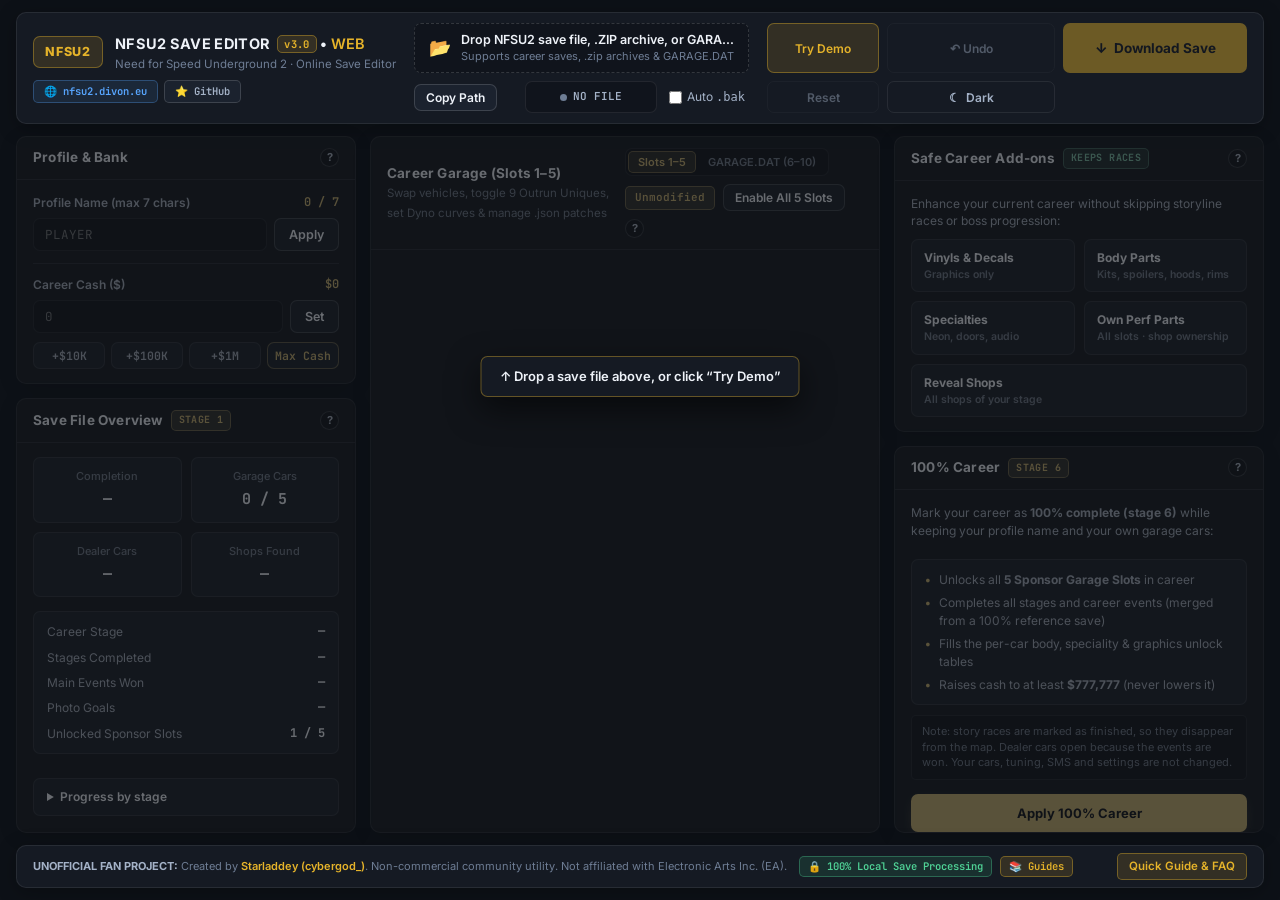
<file: index.html>
<!DOCTYPE html>
<html lang="en" data-theme="dark">
<head>
  <meta charset="UTF-8" />
  <meta name="viewport" content="width=device-width, initial-scale=1.0" />
  <title>NFSU2 Save Editor (Web) — Money, Cars &amp; 100% Unlock</title>
  <meta name="description" content="Free online NFSU2 save editor: set career money, unlock all garage slots, get unique cars, add Outrun Unique parts. Runs in your browser - no download." />
  <meta name="keywords" content="nfs underground 2 save editor, nfsu2 save editor online, nfsu2 money trainer online, how to get rachel 350z in career mode, nfsu2 100% save game all cars unlocked, nfsu2save file location windows 10 11, nfsu2 unlock all parts widebody kits, nfsu2 outrun unique parts, nfsu2 garage.dat editor" />
  <link rel="icon" type="image/svg+xml" sizes="any" href="assets/favicon.svg" />
  <link rel="icon" type="image/png" sizes="48x48" href="assets/favicon-48.png" />
  <link rel="apple-touch-icon" sizes="180x180" href="assets/apple-touch-icon.png" />
  <meta name="robots" content="index, follow, max-image-preview:large, max-snippet:-1, max-video-preview:-1" />
  <meta name="application-name" content="NFSU2 Save Editor" />
  <link rel="canonical" href="https://nfsu2.divon.eu/" />
  <meta property="og:url" content="https://nfsu2.divon.eu/" />
  <link rel="manifest" href="manifest.webmanifest" />
  <meta name="theme-color" content="#151a23" />

  <!-- OpenGraph / Social Preview -->
  <meta property="og:type" content="website" />
  <meta property="og:title" content="NFSU2 Save Editor (Web) — Money, Cars, Outrun Uniques &amp; 100% Unlock" />
  <meta property="og:description" content="Free online NFSU2 save editor: set career money, unlock all garage slots, get unique cars, add Outrun Unique parts. Runs in your browser - no download." />
  <meta property="og:site_name" content="NFSU2 Save Editor" />
  <meta property="og:locale" content="en_US" />
  <meta property="og:image" content="https://nfsu2.divon.eu/assets/og-image.png" />
  <meta property="og:image:type" content="image/png" />
  <meta property="og:image:width" content="1200" />
  <meta property="og:image:height" content="630" />
  <meta property="og:image:alt" content="NFSU2 Online Save Editor: tuned car with career cash, garage slots and Outrun Uniques panel" />

  <!-- Twitter / X Card -->
  <meta name="twitter:card" content="summary_large_image" />
  <meta name="twitter:title" content="NFSU2 Save Editor (Web) — Money, Cars, Outrun Uniques &amp; 100% Unlock" />
  <meta name="twitter:description" content="Free online NFSU2 save editor: set career money, unlock all garage slots, get unique cars, add Outrun Unique parts. Runs in your browser - no download." />
  <meta name="twitter:image" content="https://nfsu2.divon.eu/assets/og-image.png" />
  <meta name="twitter:image:alt" content="NFSU2 Online Save Editor: tuned car with career cash, garage slots and Outrun Uniques panel" />

  <!-- Google Fonts -->
  <link rel="preconnect" href="https://fonts.googleapis.com" />
  <link rel="preconnect" href="https://fonts.gstatic.com" crossorigin />
  <link href="https://fonts.googleapis.com/css2?family=Inter:wght@400;500;600;700&family=JetBrains+Mono:wght@400;500;600;700&display=swap" rel="stylesheet" />

  <!-- Schema.org WebApplication JSON-LD -->
  <script type="application/ld+json">
  {
    "@context": "https://schema.org",
    "@type": "WebApplication",
    "@id": "https://nfsu2.divon.eu/#app",
    "name": "NFSU2 Save Editor",
    "alternateName": [
      "NFS Underground 2 Save Editor",
      "NFSU2 Save Editor Online",
      "NFSU2 Money Trainer Online"
    ],
    "url": "https://nfsu2.divon.eu/",
    "image": "https://nfsu2.divon.eu/assets/og-image.png",
    "inLanguage": "en",
    "softwareVersion": "3.0",
    "operatingSystem": "Windows 10, Windows 11, Linux, macOS, Web Browser",
    "browserRequirements": "Requires JavaScript and a modern web browser (Chrome, Edge, Firefox, Safari).",
    "applicationCategory": "GameApplication",
    "isAccessibleForFree": true,
    "description": "Online binary save editor, money trainer, and multi-slot garage manager for Need for Speed Underground 2. Modify career cash, profile name, 5–10 garage slots (including GARAGE.DAT), 9 Outrun Unique upgrades, Dyno curves, shop discovery, and story/sponsor vehicles. Runs 100% locally in your browser; save files are never uploaded.",
    "featureList": [
      "Edit career cash (Max Cash $99,999,999) and profile name",
      "Unlock all 5 career garage slots and edit GARAGE.DAT slots 6-10",
      "Get Rachel's Nissan 350Z, Caleb's Pontiac GTO and regional exclusive cars",
      "Install all 9 Outrun Unique performance parts and Stage 3 / Extreme performance",
      "Dyno curve presets (Power, Drag, Drift) per garage slot",
      "100% career (stage 6) merged into your own save, plus shop discovery by career stage",
      "Import and export custom .json car patches",
      "Load .zip save archives and edit saves from nfsu2.xyz",
      "Automatic CRC-32 checksum recalculation and optional .bak backup"
    ],
    "about": {
      "@type": "VideoGame",
      "name": "Need for Speed: Underground 2",
      "alternateName": [
        "NFSU2",
        "NFS Underground 2"
      ],
      "publisher": {
        "@type": "Organization",
        "name": "Electronic Arts"
      }
    },
    "author": {
      "@type": "Person",
      "name": "Starladdey (cybergod_)",
      "url": "https://github.com/Starladdey/nfsu2-save-editor"
    },
    "sameAs": [
      "https://github.com/Starladdey/nfsu2-save-editor"
    ],
    "offers": {
      "@type": "Offer",
      "price": "0",
      "priceCurrency": "USD"
    }
  }
  </script>

  <!-- Schema.org WebSite (helps Google show the right site name) -->
  <script type="application/ld+json">
  {
    "@context": "https://schema.org",
    "@type": "WebSite",
    "@id": "https://nfsu2.divon.eu/#website",
    "url": "https://nfsu2.divon.eu/",
    "name": "NFSU2 Save Editor",
    "alternateName": [
      "NFS Underground 2 Save Editor",
      "NFSU2 Save Editor Online"
    ],
    "description": "Free online NFSU2 save editor: set career money, unlock all garage slots, get unique cars, add Outrun Unique parts. Runs in your browser - no download.",
    "inLanguage": "en",
    "about": {
      "@id": "https://nfsu2.divon.eu/#app"
    }
  }
  </script>

  <!-- Schema.org FAQPage JSON-LD for Google Rich Search Snippets -->
  <script type="application/ld+json">
  {
    "@context": "https://schema.org",
    "@type": "FAQPage",
    "mainEntity": [
      {
        "@type": "Question",
        "name": "Where is the Need for Speed Underground 2 save file location on Windows 10 and Windows 11?",
        "acceptedAnswer": {
          "@type": "Answer",
          "text": "On Windows 10 and Windows 11, NFS Underground 2 career save files are stored in %LOCALAPPDATA%\\NFS Underground 2 (C:\\Users\\YourUsername\\AppData\\Local\\NFS Underground 2). Press Win + R, paste %LOCALAPPDATA%\\NFS Underground 2, and open your profile folder."
        }
      },
      {
        "@type": "Question",
        "name": "How to get Rachel's 350Z or Caleb's Pontiac GTO in NFS Underground 2 career mode?",
        "acceptedAnswer": {
          "@type": "Answer",
          "text": "Load your career save into the online NFSU2 Save Editor, choose any slot in the Career Garage panel, and select Rachel's Nissan 350Z or Caleb's Pontiac GTO (Final Boss) from the built-in Car Preset dropdown."
        }
      },
      {
        "@type": "Question",
        "name": "How to install all 9 Outrun Unique performance parts and Stage 3 upgrades in NFSU2?",
        "acceptedAnswer": {
          "@type": "Answer",
          "text": "Inside each garage slot card, use the Outrun Uniques bar (Weight, Trans, NOS, Engine, Turbo, Susp, Brakes, ECU, Tires) or click +All 9 to install all 9 Outrun Unique upgrades directly onto your car, and select Perf: Extreme (Level 3 Max) for conflict-free Stage 3 performance."
        }
      },
      {
        "@type": "Question",
        "name": "How to unlock all Widebody kits, 5 garage slots, and edit GARAGE.DAT (Slots 6-10) in NFSU2?",
        "acceptedAnswer": {
          "@type": "Answer",
          "text": "Click Enable All 5 Slots to clear slot lock flags and unlock all 5 career garage slots on any save, or switch to the GARAGE.DAT (6-10) tab to edit extended 10-car garages from nfsu2.xyz and Extra Options."
        }
      },
      {
        "@type": "Question",
        "name": "How to get EU and US regional exclusive cars (Honda Civic, Acura RSX, Peugeot 106, Opel Corsa) in NFSU2?",
        "acceptedAnswer": {
          "@type": "Answer",
          "text": "Select Honda Civic Si Coupe [US], Acura RSX Type-S [US], Peugeot 106 [EU], or Opel/Vauxhall Corsa [EU] directly from the Factory Stock Career Vehicles list in any garage slot."
        }
      }
    ]
  }
  </script>

  <link rel="stylesheet" href="css/style.css" />
  <script defer src="https://e.divon.eu/s.js"></script>
</head>
<body>
  <div class="app-shell">
    <noscript>
      <div class="noscript-note">
        <strong>NFSU2 Save Editor</strong> is a free online Need for Speed Underground 2 save editor: set career money, unlock all garage slots, get unique cars and add Outrun Unique parts. It runs entirely in your browser and needs JavaScript enabled to work.
      </div>
    </noscript>
    <!-- ==================== TOP COMMAND BAR ==================== -->
    <header class="topbar">
      <div class="brand">
        <div class="brand-main">
          <div class="brand-badge">NFSU2</div>
        <div class="brand-text">
          <h1>NFSU2 SAVE EDITOR <span class="v-tag">v3.0</span> • <a href="https://nfsu2.divon.eu" target="_blank" rel="noopener" class="link-amber">WEB</a>
            <span class="subtitle">Need for Speed Underground 2 · Online Save Editor</span></h1>
        </div>
        </div>
        <div class="brand-links">
          <a href="https://nfsu2.divon.eu" target="_blank" rel="noopener" class="privacy-pill pill-blue" title="Open official online version">
            &#127760; nfsu2.divon.eu
          </a>
          <a href="https://github.com/Starladdey/nfsu2-save-editor" target="_blank" rel="noopener" class="privacy-pill pill-neutral" title="Source &amp; Releases on GitHub">
            &#11088; GitHub
          </a>
        </div>
      </div>

      <!-- Row 1 (center): Drag & Drop / File Loader + ZIP profile switcher (space is always reserved) -->
      <div class="topbar-load">
        <div id="dropZone" class="drop-zone" tabindex="0" role="button" aria-label="Load Save File">
          <input type="file" id="fileInput" hidden />
          <input type="file" id="garageDatInput" accept=".dat,GARAGE.DAT" hidden />
          <div class="drop-zone-content">
            <span class="drop-icon">&#128194;</span>
            <div class="drop-labels">
              <strong id="loadedFileName">Drop NFSU2 save file, .ZIP archive, or GARAGE.DAT</strong>
              <small id="fileStatusSub">Supports career saves, .zip archives &amp; GARAGE.DAT</small>
            </div>
          </div>
        </div>
        <select id="zipProfileSelect" class="select-zip is-reserved hidden" title="Switch active profile inside loaded .zip archive" aria-label="Active profile in ZIP archive"></select>
      </div>

      <!-- Row 2 (center): Save path, integrity status, auto-backup -->
      <div class="topbar-status">
        <div class="path-helper">
          <div class="path-box" title="Standard Windows Save Location">
            <span class="path-label">SAVE PATH</span>
            <code id="winSavePath">%LOCALAPPDATA%\NFS Underground 2</code>
          </div>
          <button id="btnCopyPath" class="btn btn-secondary btn-sm" type="button" title="Copy path for Windows Explorer (Win+R)">
            Copy Path
          </button>
        </div>

        <div id="integrityBadge" class="integrity-pill status-idle" title="Save File Integrity &amp; CRC-32 Status">
          <span class="dot"></span>
          <span id="integrityText">NO FILE</span>
        </div>

        <label class="backup-toggle" title="Also download an untouched .bak copy of the loaded file (off by default: the file you loaded is not changed, so it already is your backup)">
          <input type="checkbox" id="chkAutoBackup" />
          <span>Auto <code>.bak</code></span>
        </label>
      </div>

      <!-- Right: fixed 3x2 action grid. Right column = downloads (always the same size/position) -->
      <div class="top-actions">
        <button id="btnLoadDemo" class="btn btn-amber-outline btn-sm" type="button" title="Load a demo save (early career, stage 1) to try every feature">
          Try Demo
        </button>
        <button id="btnLoadStarter" class="btn btn-amber-outline btn-sm hidden" type="button" hidden title="Removed in v3.0 (use Try Demo + Safe Career Add-ons)">
          Starter
        </button>
        <button id="btnUndo" class="btn btn-ghost btn-sm" type="button" disabled title="Undo the last change (Ctrl+Z)" aria-label="Undo the last change">
          &#8630; Undo
        </button>
        <button id="btnDownloadSave" class="btn btn-primary btn-sm btn-download" type="button" disabled>
          Download Save
        </button>

        <button id="btnResetSave" class="btn btn-ghost btn-sm" type="button" disabled>
          Reset
        </button>
        <button id="btnThemeToggle" class="btn btn-ghost btn-sm theme-btn" type="button" title="Switch between Dark and Light mode">
          <span id="themeIcon">&#9790;</span>
          <span id="themeLabel">Dark</span>
        </button>
        <button id="btnDownloadGarageDat" class="btn btn-secondary btn-sm btn-download is-reserved hidden" type="button" title="Download modified GARAGE.DAT (Slots 6–10)">
          Download GARAGE.DAT
        </button>
      </div>
    </header>

    <!-- ==================== MAIN 3-COLUMN DASHBOARD GRID ==================== -->
    <main id="dashboardMain" class="dashboard-grid is-disabled" aria-label="NFSU2 save editor workspace">
      
      <!-- COLUMN 1: PROFILE, BANK & LIVE SAVE OVERVIEW -->
      <section class="panel-col col-left">
        
        <!-- Profile & Bank Card -->
        <div class="card">
          <div class="card-header">
            <div class="header-title-row">
              <h2>Profile &amp; Bank</h2>
            </div>
            <button type="button" class="help-tip" data-tooltip="Safely edits your 7-character ASCII profile name and career cash balance without affecting active career races." aria-label="Help: Safely edits your 7-character ASCII profile name and career cash balance without affecting active career races.">?</button>
          </div>
          <div class="card-body">
            <!-- Safe Profile Rename -->
            <div class="field-group">
              <div class="field-label-row">
                <label for="inputProfileName">Profile Name (max 7 chars)</label>
                <span id="nameCharCount" class="char-counter">0 / 7</span>
              </div>
              <div class="input-row">
                <input
                  type="text"
                  id="inputProfileName"
                  maxlength="7"
                  placeholder="PLAYER"
                  autocomplete="off"
                  spellcheck="false"
                />
                <button id="btnApplyName" class="btn btn-secondary" type="button">Apply</button>
              </div>
              <div id="renameNotice" class="notice-banner hidden">
                Place downloaded file inside folder: <strong id="renameFolderTarget">PLAYER</strong>
              </div>
            </div>

            <hr class="divider" />

            <!-- Bank / Cash Editor -->
            <div class="field-group">
              <div class="field-label-row">
                <label for="inputMoney">Career Cash ($)</label>
                <span id="formattedMoneyPreview" class="money-preview">$0</span>
              </div>
              <div class="input-row">
                <input
                  type="number"
                  id="inputMoney"
                  min="0"
                  max="999999999"
                  step="1000"
                  placeholder="0"
                />
                <button id="btnApplyMoney" class="btn btn-secondary" type="button">Set</button>
              </div>
              <div class="quick-btn-grid">
                <button type="button" class="btn btn-chip" data-money-add="10000">+$10K</button>
                <button type="button" class="btn btn-chip" data-money-add="100000">+$100K</button>
                <button type="button" class="btn btn-chip" data-money-add="1000000">+$1M</button>
                <button type="button" class="btn btn-chip btn-accent-subtle" data-money-set="99999999">Max Cash</button>
              </div>
            </div>
          </div>
        </div>

        <!-- Save File Overview & Live Stats Card -->
        <div class="card flex-fill">
          <div class="card-header">
            <div class="header-title-row">
              <h2>Save File Overview</h2>
              <span id="stageReadOnlyBadge" class="mode-pill pill-sandbox">STAGE 1</span>
            </div>
            <button type="button" class="help-tip" data-tooltip="Read from your save with the game's own career tables: completion = main career events won out of 224 (same formula as the in-game statistics screen), garage cars, dealer cars unlocked by career progress, and standard shops discovered." aria-label="Help: Read from your save with the game's own career tables: completion = main career events won out of 224 (same formula as the in-game statistics screen), garage cars, dealer cars unlocked by career progress, and standard shops discovered.">?</button>
          </div>
          <div class="card-body overview-body">
            <div class="stats-overview-grid">
              <div class="stat-box">
                <span class="stat-title">Completion</span>
                <strong id="statCompletionPct" class="stat-val">—</strong>
              </div>
              <div class="stat-box">
                <span class="stat-title">Garage Cars</span>
                <strong id="statGarageCars" class="stat-val">0 / 5</strong>
              </div>
              <div class="stat-box">
                <span class="stat-title">Dealer Cars</span>
                <strong id="statCarLot" class="stat-val">—</strong>
              </div>
              <div class="stat-box">
                <span class="stat-title">Shops Found</span>
                <strong id="statShopsFound" class="stat-val">—</strong>
              </div>
            </div>

            <div class="stage-summary-box">
              <div class="stage-summary-row">
                <span>Career Stage</span>
                <strong id="statStageName">—</strong>
              </div>
              <div class="stage-summary-row">
                <span>Stages Completed</span>
                <strong id="statStagesDone">—</strong>
              </div>
              <div class="stage-summary-row">
                <span>Main Events Won</span>
                <strong id="statEventsCount">—</strong>
              </div>
              <div class="stage-summary-row">
                <span>Photo Goals</span>
                <strong id="statPhotos">—</strong>
              </div>
              <div class="stage-summary-row">
                <span>Unlocked Sponsor Slots</span>
                <strong id="statUnlockedSlots">1 / 5</strong>
              </div>
            </div>

            <details class="stage-progress" id="stageProgressDetails">
              <summary>Progress by stage</summary>
              <div id="stageProgressList" class="stage-progress-list"></div>
            </details>
          </div>
        </div>

      </section>

      <!-- COLUMN 2: 5-SLOT / 10-SLOT CAREER GARAGE & CAR INJECTOR -->
      <section class="panel-col col-center">
        <div class="card full-height">
          <div class="card-header garage-header">
            <div class="header-title-row">
              <div>
                <h2 id="garageHeaderTitle">Career Garage (Slots 1–5)</h2>
                <span class="subtitle-inline">Swap vehicles, toggle 9 Outrun Uniques, set Dyno curves &amp; manage .json patches</span>
              </div>
            </div>
            <div class="garage-global-actions">
              <div class="garage-mode-tabs" role="tablist" aria-label="Garage Slots Mode">
                <button id="tabMainGarage" class="g-tab active" type="button" title="Standard 5 Career Garage Slots inside main save file">
                  Slots 1–5
                </button>
                <button id="tabExtGarage" class="g-tab" type="button" title="Load or edit GARAGE.DAT (Slots 6–10 for nfsu2.xyz / Extra Options)">
                  GARAGE.DAT (6–10)
                </button>
              </div>
              <span id="diffBytesBadge" class="diff-pill">Unmodified</span>
              <button id="btnUnlockAllSlots" class="btn btn-secondary btn-sm" type="button" title="Unlocks all 5 career garage slots on any save">
                Enable All 5 Slots
              </button>
              <button type="button" class="help-tip" data-tooltip="Manage 5 career vehicles (or Slots 6–10 via GARAGE.DAT). Toggle all 9 Outrun Uniques per car, apply conflict-free Stage 3 tuning, set Dyno ECU/Turbo curves, or inject 40+ presets." aria-label="Help: Manage 5 career vehicles (or Slots 6–10 via GARAGE.DAT). Toggle all 9 Outrun Uniques per car, apply conflict-free Stage 3 tuning, set Dyno ECU/Turbo curves, or inject 40+ presets.">?</button>
            </div>
          </div>

          <!-- 5 Garage Slot Cards Container -->
          <div id="garageSlotsContainer" class="garage-slots-list"></div>

          <!-- Hidden File Input for Importing .json Car Patch -->
          <input type="file" id="jsonPatchInput" accept=".json" hidden />
        </div>
      </section>

      <!-- COLUMN 3: UNLOCKS & 100% SANDBOX MODE (PROMINENT RIGHT PANEL) -->
      <section class="panel-col col-right">
        
        <!-- Mode 1: Safe Career Add-ons (Keeps Active Races) -->
        <div class="card">
          <div class="card-header">
            <div class="header-title-row">
              <h2>Safe Career Add-ons</h2>
              <span class="mode-pill pill-safe">KEEPS RACES</span>
            </div>
            <button type="button" class="help-tip" data-tooltip="Per-car part unlock tables (body, specialities, graphics), perf parts marked as owned and shops discovered for your current stage. Career stage and races are not changed." aria-label="Help: Per-car part unlock tables (body, specialities, graphics), perf parts marked as owned and shops discovered for your current stage. Career stage and races are not changed.">?</button>
          </div>
          <div class="card-body">
            <p class="panel-intro">
              Enhance your current career without skipping storyline races or boss progression:
            </p>
            <div class="unlock-grid">
              <button type="button" class="btn btn-unlock-cat" data-unlock-cat="UNLOCK_GRAPHICS" title="Unlocks only the graphics table of every car in this garage: vinyls, decals and paint. Body kits, rims and progression stay as they are.">
                <span class="cat-name">Vinyls &amp; Decals</span>
                <span class="cat-sub">Graphics only</span>
              </button>
              <button type="button" class="btn btn-unlock-cat" data-unlock-cat="UNLOCK_BODY" title="Unlocks the body-parts table of every car in this garage (kits, spoilers, hoods, rims and similar).">
                <span class="cat-name">Body Parts</span>
                <span class="cat-sub">Kits, spoilers, hoods, rims</span>
              </button>
              <button type="button" class="btn btn-unlock-cat" data-unlock-cat="UNLOCK_SPECIALITIES" title="Unlocks the specialties table of every car in this garage (neon, doors, audio, hydraulics and similar).">
                <span class="cat-name">Specialties</span>
                <span class="cat-sub">Neon, doors, audio</span>
              </button>
              <button type="button" class="btn btn-unlock-cat" data-unlock-cat="SHOP_PARTS_ALL">
                <span class="cat-name">Own Perf Parts</span>
                <span class="cat-sub">All slots · shop ownership</span>
              </button>
              <button type="button" class="btn btn-unlock-cat unlock-wide" data-unlock-cat="HIDDEN_SHOPS" title="Marks every shop your current career stage allows as discovered, the same way the game does when you drive past it. Shops of later stages stay hidden; races and stage are not changed.">
                <span class="cat-name">Reveal Shops</span>
                <span class="cat-sub">All shops of your stage</span>
              </button>
              <button type="button" class="btn btn-unlock-cat hidden" data-unlock-cat="CAR_LOT_ALL" hidden title="Removed: tested in game, it opened no dealer cars. Dealer cars open as you win career events.">
                <span class="cat-name">Car Lots</span>
                <span class="cat-sub">Removed</span>
              </button>
            </div>

            <button id="btnUnlockAllParts" class="btn btn-amber-outline btn-block mt-md hidden" type="button" hidden>
              Unlock All Safe Add-ons Together
            </button>
          </div>
        </div>

        <!-- Mode 2: 100% Career -->
        <div class="card flex-fill">
          <div class="card-header">
            <div class="header-title-row">
              <h2>100% Career</h2>
              <span class="mode-pill pill-sandbox">STAGE 6</span>
            </div>
            <button type="button" class="help-tip" data-tooltip="Merges career progress from a 100% reference save into yours: all stages and career events completed (stage 6), all 5 garage slots unlocked, part unlock tables filled, cash raised to at least $777,777. Your name, cars and their tuning are kept." aria-label="Help: Merges career progress from a 100% reference save into yours: all stages and career events completed (stage 6), all 5 garage slots unlocked, part unlock tables filled, cash raised to at least $777,777. Your name, cars and their tuning are kept.">?</button>
          </div>
          <div class="card-body sandbox-body">
            <div class="sandbox-feature-list">
              <p class="panel-intro">
                Mark your career as <strong>100% complete (stage 6)</strong> while keeping your profile name and your own garage cars:
              </p>
              <ul class="feature-bullets">
                <li>Unlocks all <strong>5 Sponsor Garage Slots</strong> in career</li>
                <li>Completes all stages and career events (merged from a 100% reference save)</li>
                <li>Fills the per-car body, speciality &amp; graphics unlock tables</li>
                <li>Raises cash to at least <strong>$777,777</strong> (never lowers it)</li>
              </ul>
              <div class="sandbox-note">
                Note: story races are marked as finished, so they disappear from the map. Dealer cars open because the events are won. Your cars, tuning, SMS and settings are not changed.
              </div>
            </div>

            <button id="btnMasterUnlock100" class="btn btn-primary btn-block btn-lg" type="button">
              Apply 100% Career
            </button>
          </div>
        </div>

      </section>

    </main>

    <!-- ==================== LEGAL DISCLAIMER & TOP SEARCH QUERIES SEO FAQ FOOTER ==================== -->
    <footer class="app-footer">
      <div class="footer-legal">
        <span>
          <strong>UNOFFICIAL FAN PROJECT:</strong> Created by <a href="https://github.com/Starladdey/nfsu2-save-editor" target="_blank" rel="noopener" class="link-amber">Starladdey (cybergod_)</a>. Non-commercial community utility. Not affiliated with Electronic Arts Inc. (EA).
        </span>
        <div class="footer-pills">
          <span class="privacy-pill" title="Save files are parsed and edited 100% locally in your browser RAM and never uploaded to any server">
            &#128274; 100% Local Save Processing
          </span>
          <a href="guides/" class="privacy-pill pill-guides">&#128218; Guides</a>
        </div>
      </div>

      <details class="seo-faq-drawer">
        <summary>Quick Guide &amp; FAQ</summary>
        <div class="seo-faq-content">
          <h2 class="faq-title">Need for Speed Underground 2 Save Editor — Quick Guide &amp; FAQ</h2>
          <div class="faq-grid">
            <article class="faq-col">
              <h3>1. NFS Underground 2 Save File Location (Windows 10 / 11)</h3>
              <p>Need for Speed Underground 2 career save files are stored in <code>%LOCALAPPDATA%\NFS Underground 2</code> (or <code>C:\Users\&lt;Username&gt;\AppData\Local\NFS Underground 2</code>). Click <strong>Copy Path</strong> in the top bar, press <strong>Win + R</strong>, paste the path, and open your profile subfolder.</p>
            <p class="faq-more"><a href="guides/nfsu2-save-file-location/">Read the save file location guide &rarr;</a></p>
            </article>
            <article class="faq-col">
              <h3>2. How to Get Rachel's 350Z &amp; Caleb's GTO in Career Mode</h3>
              <p>Normally, Rachel's green Nissan 350Z is only drivable in the prologue and Caleb's Pontiac GTO is unobtainable. Select any garage slot and choose <strong>Rachel's Nissan 350Z</strong> or <strong>Caleb's Pontiac GTO (Final Boss)</strong> from the preset menu to own and drive them permanently in Career Mode.</p>
            <p class="faq-more"><a href="guides/rachel-350z-nfsu2/">Read the Rachel's 350Z &amp; Caleb's GTO guide &rarr;</a></p>
            </article>
            <article class="faq-col">
              <h3>3. NFSU2 Money Trainer Online (Unlimited Career Cash)</h3>
              <p>No need to download risky <code>.exe</code> memory trainers or Cheat Engine tables. Load your career save file in the browser, click <strong>Max Cash</strong> ($99,999,999) or type any custom bank balance, and download your updated save file instantly.</p>
            <p class="faq-more"><a href="guides/nfsu2-money-trainer/">Read the money trainer guide &rarr;</a></p>
            </article>
            <article class="faq-col">
              <h3>4. Safe Career Add-ons vs. 100% Save Game Unlock</h3>
              <p><strong>Safe Career Add-ons</strong> fill the per-car part unlock tables and mark perf parts as owned without changing your career stage or races (Reveal Shops opens every shop your stage allows). <strong>100% Career</strong> instead completes every stage and event (stage 6), keeps your cars and name, and raises cash to at least $777,777.</p>
            </article>
            <article class="faq-col">
              <h3>5. How Outrun Unique Parts &amp; Widebody Kits Work</h3>
              <p>In Career mode, TJ's 9 Outrun Unique performance upgrades (Weight, Trans, NOS, Engine, Turbo, Susp, Brakes, ECU, Tires) and Widebody kits are stored <strong>inside each vehicle slot</strong> rather than on permanent shop shelves. Use the <strong>&#127942; Outrun Uniques</strong> toggles inside any slot card to install all 9 Uniques directly onto your car!</p>
            <p class="faq-more"><a href="guides/nfsu2-outrun-unique-parts/">Read the Outrun Unique parts guide &rarr;</a></p>
            </article>
            <article class="faq-col">
              <h3>6. How to Unlock All 5 Garage Slots in Career Mode</h3>
              <p>Click <strong>Enable All 5 Slots</strong> in the Career Garage header. It clears the lock byte (<code>+0x428</code>) of each locked slot, the same change the game makes when you earn a slot, so all 5 slots work even on Stage 1 saves. Your career stage and races are not changed.</p>
            <p class="faq-more"><a href="guides/nfsu2-garage-dat-editor/">Read the GARAGE.DAT &amp; garage slots guide &rarr;</a></p>
            </article>
            <article class="faq-col">
              <h3>7. Per-Slot Dyno Curve Presets (Power / Drag / Drift)</h3>
              <p>Each occupied slot includes a <strong>Dyno Preset</strong> selector that tunes all 5 ECU &amp; Turbo torque setups (Circuit, Drag, Drift, Street X, URL) for Peak Horsepower, Drag Acceleration, or Drift mid-range torque without breaking your gearbox ratios.</p>
            </article>
            <article class="faq-col">
              <h3>8. Conflict-Free Level 3 Extreme Performance</h3>
              <p>Switching a vehicle's <strong>Perf Tier</strong> to <em>Extreme (Lvl 3 Max)</em> installs all non-conflicting Stage 3 performance packages, preserves your visual aero bumpers/spoilers, and sets the 9-byte shop ownership bitmask so parts appear as <em>Owned</em> in shops.</p>
            </article>
            <article class="faq-col">
              <h3>9. Import &amp; Export Custom .JSON Car Patches</h3>
              <p>Want to move your favorite build from one career save to another or share it with friends? Click <strong>Export .json</strong> on any slot to save its bodykit, paint, vinyls, and tuning, then click <strong>Import .json</strong> on any other save file.</p>
            </article>
            <article class="faq-col">
              <h3>10. How to Edit Saves from nfsu2.xyz (Web Port) &amp; GARAGE.DAT</h3>
              <p><strong>Export from nfsu2.xyz:</strong> Download your save archive (<code>.zip</code>), open <code>NFS Underground 2</code> &rarr; <code>&lt;Your Profile Folder&gt;</code>, and drop the file matching your profile name into this editor (for Slots 6–10, switch to the <strong>GARAGE.DAT (6–10)</strong> tab and load <code>GARAGE.DAT</code>).<br/>
              <strong>Import back to nfsu2.xyz:</strong> Click <strong>Restore</strong> on nfsu2.xyz, select your edited save file (or <code>GARAGE.DAT</code>), and confirm replacement.</p>
            </article>
            <article class="faq-col">
              <h3>11. NFS Underground 2 PC Cheat Codes (Title Screen)</h3>
              <p>Type these codes at the <strong>"Press Enter"</strong> title screen before loading your profile: <code>regmebaby</code> ($20,000 starter cash in career), <code>ordermebaby</code> ($1,000 in career + unlocks Skyline/RX-8 in Quick Race), <code>opendoors</code> (unlocks all city areas), <code>gimmevisual1</code> &amp; <code>gimmevisual2</code> (visual upgrades), <code>needperformance1</code> &amp; <code>needperformance2</code> (performance tiers).</p>
            <p class="faq-more"><a href="guides/nfsu2-cheat-codes-pc/">Read the PC cheat codes list &rarr;</a></p>
            </article>
            <article class="faq-col">
              <h3>12. Automatic Header CRC-32 Recalculation</h3>
              <p>Every downloaded save file automatically recalculates all three MSB-first CRC-32 checksums (Block A at <code>0x10</code>, Block B at <code>0x14</code>, and Header at <code>0x18</code>) . Checksums of the loaded file are verified and a warning is shown if the original was already damaged.</p>
            </article>
          </div>
        </div>
      </details>
    </footer>

    <!-- Toast Notification Container -->
    <!-- Download summary: what changed and which files will be saved -->
    <dialog id="downloadSummaryDialog" class="summary-dialog" aria-labelledby="downloadSummaryTitle">
      <form method="dialog" class="summary-form">
        <h2 id="downloadSummaryTitle">Ready to download</h2>
        <p class="summary-sub">Changes compared to the file you loaded:</p>
        <ul id="downloadSummaryList" class="summary-list"></ul>
        <p class="summary-sub">Files:</p>
        <ul id="downloadSummaryFiles" class="summary-files"></ul>
        <div class="summary-actions">
          <button type="submit" value="cancel" class="btn btn-ghost">Cancel</button>
          <button type="submit" value="ok" id="btnConfirmDownload" class="btn btn-primary">Download</button>
        </div>
      </form>
    </dialog>

    <div id="toastContainer" class="toast-container" aria-live="polite"></div>
  </div>

  <script src="js/app.bundle.min.js"></script>
  <script>
  if ('serviceWorker' in navigator && !window.__TAURI__) {
    window.addEventListener('load', () => {
      navigator.serviceWorker.register('./sw.js').catch(() => {});
    });
  }
  </script>
</body>
</html>
</file>
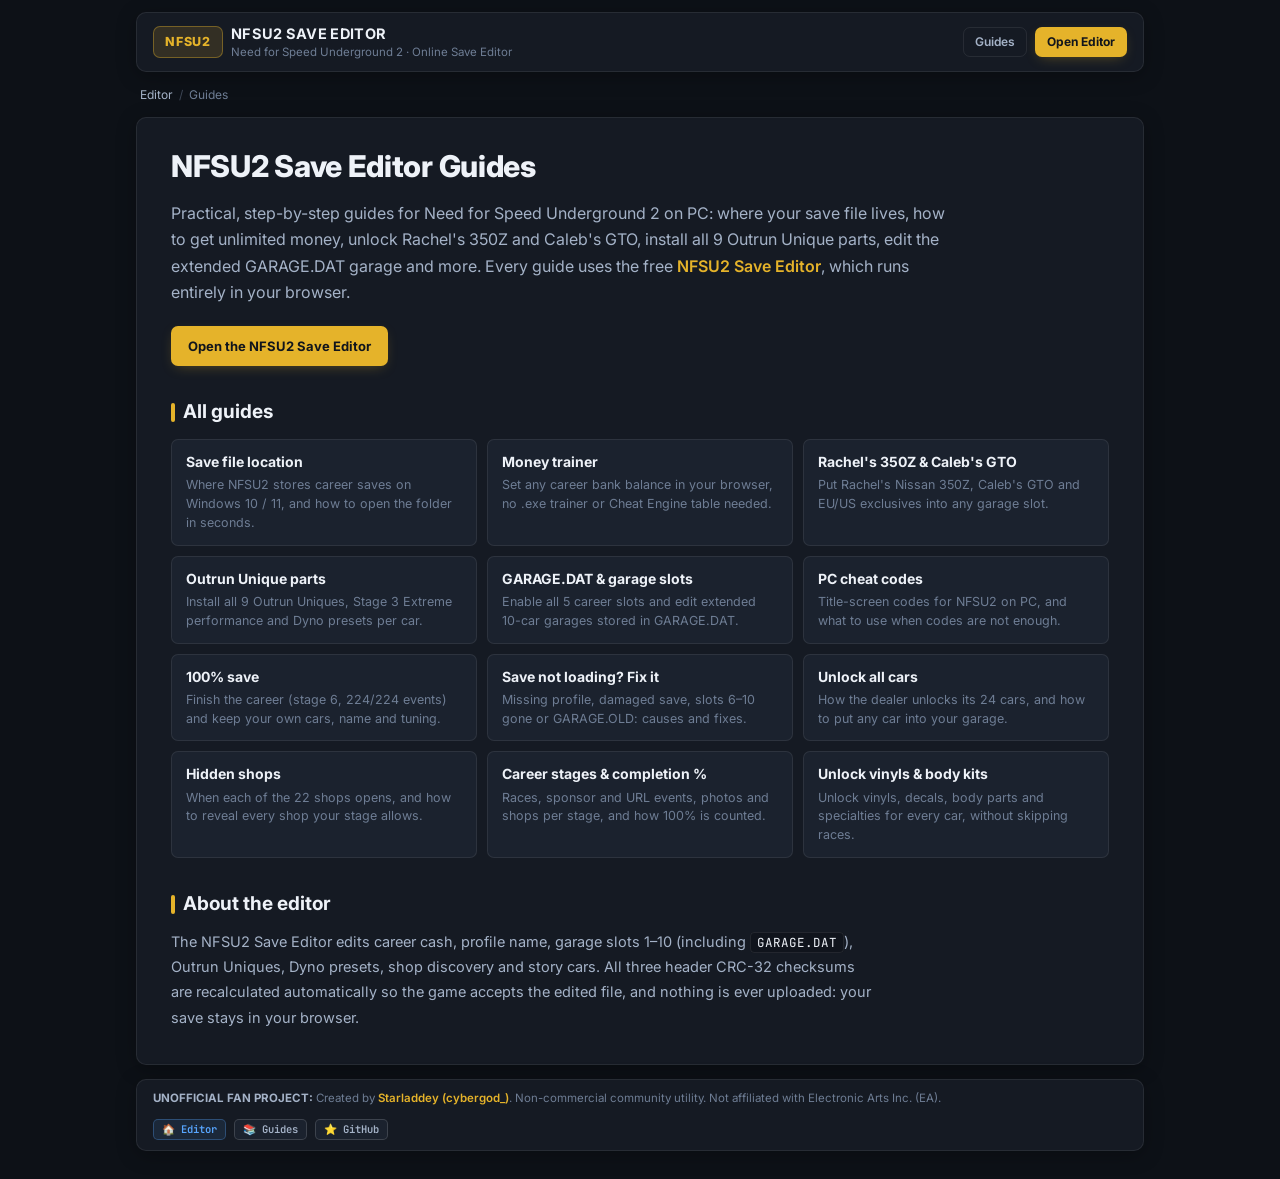
<file: guides/index.html>
<!DOCTYPE html>
<html lang="en" data-theme="dark">
<head>
  <meta charset="UTF-8" />
  <meta name="viewport" content="width=device-width, initial-scale=1.0" />
  <title>NFSU2 Guides: Save Location, Money, 350Z &amp; Outrun Uniques</title>
  <meta name="description" content="Step-by-step Need for Speed Underground 2 guides: save file location, money trainer, Rachel&#x27;s 350Z, Outrun Unique parts, GARAGE.DAT slots and cheat codes." />
  <meta name="robots" content="index, follow, max-image-preview:large, max-snippet:-1, max-video-preview:-1" />
  <link rel="canonical" href="https://nfsu2.divon.eu/guides/" />
  <link rel="icon" type="image/svg+xml" sizes="any" href="/assets/favicon.svg" />
  <link rel="icon" type="image/png" sizes="48x48" href="/assets/favicon-48.png" />
  <link rel="apple-touch-icon" sizes="180x180" href="/assets/apple-touch-icon.png" />
  <link rel="manifest" href="/manifest.webmanifest" />
  <meta name="theme-color" content="#151a23" />

  <meta property="og:type" content="article" />
  <meta property="og:site_name" content="NFSU2 Save Editor" />
  <meta property="og:locale" content="en_US" />
  <meta property="og:url" content="https://nfsu2.divon.eu/guides/" />
  <meta property="og:title" content="NFSU2 Guides: Save Location, Money, 350Z &amp; Outrun Uniques" />
  <meta property="og:description" content="Step-by-step Need for Speed Underground 2 guides: save file location, money trainer, Rachel&#x27;s 350Z, Outrun Unique parts, GARAGE.DAT slots and cheat codes." />
  <meta property="og:image" content="https://nfsu2.divon.eu/assets/og-image.png" />
  <meta property="og:image:width" content="1200" />
  <meta property="og:image:height" content="630" />
  <meta name="twitter:card" content="summary_large_image" />
  <meta name="twitter:title" content="NFSU2 Guides: Save Location, Money, 350Z &amp; Outrun Uniques" />
  <meta name="twitter:description" content="Step-by-step Need for Speed Underground 2 guides: save file location, money trainer, Rachel&#x27;s 350Z, Outrun Unique parts, GARAGE.DAT slots and cheat codes." />
  <meta name="twitter:image" content="https://nfsu2.divon.eu/assets/og-image.png" />

  <link rel="preconnect" href="https://fonts.googleapis.com" />
  <link rel="preconnect" href="https://fonts.gstatic.com" crossorigin />
  <link href="https://fonts.googleapis.com/css2?family=Inter:wght@400;500;600;700;800&family=JetBrains+Mono:wght@400;500;600;700&display=swap" rel="stylesheet" />

  <script type="application/ld+json">
  {
    "@context": "https://schema.org",
    "@type": "CollectionPage",
    "name": "NFSU2 Save Editor Guides",
    "description": "Step-by-step Need for Speed Underground 2 guides: save file location, money trainer, Rachel's 350Z, Outrun Unique parts, GARAGE.DAT slots and cheat codes.",
    "url": "https://nfsu2.divon.eu/guides/",
    "isPartOf": {
      "@id": "https://nfsu2.divon.eu/#website"
    },
    "inLanguage": "en",
    "mainEntity": {
      "@type": "ItemList",
      "itemListElement": [
        {
          "@type": "ListItem",
          "position": 1,
          "url": "https://nfsu2.divon.eu/guides/nfsu2-save-file-location/",
          "name": "Need for Speed Underground 2 Save File Location (Windows 10 & 11)"
        },
        {
          "@type": "ListItem",
          "position": 2,
          "url": "https://nfsu2.divon.eu/guides/nfsu2-money-trainer/",
          "name": "NFSU2 Money Trainer Online — Unlimited Career Cash"
        },
        {
          "@type": "ListItem",
          "position": 3,
          "url": "https://nfsu2.divon.eu/guides/rachel-350z-nfsu2/",
          "name": "How to Get Rachel's 350Z and Caleb's Pontiac GTO in NFSU2 Career"
        },
        {
          "@type": "ListItem",
          "position": 4,
          "url": "https://nfsu2.divon.eu/guides/nfsu2-outrun-unique-parts/",
          "name": "How to Install All 9 Outrun Unique Parts in NFSU2"
        },
        {
          "@type": "ListItem",
          "position": 5,
          "url": "https://nfsu2.divon.eu/guides/nfsu2-garage-dat-editor/",
          "name": "NFSU2 GARAGE.DAT Editor — Unlock All 5 Slots and Edit Slots 6–10"
        },
        {
          "@type": "ListItem",
          "position": 6,
          "url": "https://nfsu2.divon.eu/guides/nfsu2-cheat-codes-pc/",
          "name": "Need for Speed Underground 2 PC Cheat Codes"
        },
        {
          "@type": "ListItem",
          "position": 7,
          "url": "https://nfsu2.divon.eu/guides/nfsu2-100-percent-save/",
          "name": "NFSU2 100% Save — Finish the Career and Keep Your Cars"
        },
        {
          "@type": "ListItem",
          "position": 8,
          "url": "https://nfsu2.divon.eu/guides/nfsu2-save-not-loading-fix/",
          "name": "NFSU2 Save Not Loading or Corrupted? How to Fix It"
        },
        {
          "@type": "ListItem",
          "position": 9,
          "url": "https://nfsu2.divon.eu/guides/nfsu2-unlock-all-cars/",
          "name": "How to Unlock All Cars in NFS Underground 2"
        },
        {
          "@type": "ListItem",
          "position": 10,
          "url": "https://nfsu2.divon.eu/guides/nfsu2-hidden-shops/",
          "name": "NFSU2 Hidden Shops — When They Unlock and How to Find Them"
        },
        {
          "@type": "ListItem",
          "position": 11,
          "url": "https://nfsu2.divon.eu/guides/nfsu2-career-stages-completion/",
          "name": "NFSU2 Career Stages and Completion % Explained"
        },
        {
          "@type": "ListItem",
          "position": 12,
          "url": "https://nfsu2.divon.eu/guides/nfsu2-unlock-vinyls-body-kits/",
          "name": "How to Unlock All Vinyls, Body Kits and Specialties in NFSU2"
        }
      ]
    }
  }
  </script>
  <script type="application/ld+json">
  {
    "@context": "https://schema.org",
    "@type": "BreadcrumbList",
    "itemListElement": [
      {
        "@type": "ListItem",
        "position": 1,
        "name": "Editor",
        "item": "https://nfsu2.divon.eu/"
      },
      {
        "@type": "ListItem",
        "position": 2,
        "name": "Guides",
        "item": "https://nfsu2.divon.eu/guides/"
      }
    ]
  }
  </script>

  <link rel="stylesheet" href="/css/style.css" />
  <link rel="stylesheet" href="/css/landing.css" />
  <script defer src="https://e.divon.eu/s.js"></script>
</head>
<body>
  <div class="page-shell">
    <header class="site-header">
      <a class="brand" href="/" title="NFSU2 Save Editor">
        <div class="brand-badge">NFSU2</div>
        <div class="brand-text">
          <span class="brand-title">NFSU2 SAVE EDITOR</span>
          <span class="subtitle">Need for Speed Underground 2 · Online Save Editor</span>
        </div>
      </a>
      <nav class="site-nav" aria-label="Main">
        <a class="btn btn-ghost btn-sm" href="/guides/">Guides</a>
        <a class="btn btn-primary btn-sm" href="/">Open Editor</a>
      </nav>
    </header>
    <nav class="breadcrumbs" aria-label="Breadcrumb"><a href="/">Editor</a> <span class="sep">/</span> <span aria-current="page">Guides</span></nav>

    <main id="main"><article class="article">
      <h1>NFSU2 Save Editor Guides</h1>
      <p class="lead">Practical, step-by-step guides for Need for Speed Underground 2 on PC: where your save file lives, how to get unlimited money, unlock Rachel's 350Z and Caleb's GTO, install all 9 Outrun Unique parts, edit the extended GARAGE.DAT garage and more. Every guide uses the free <a href="/">NFSU2 Save Editor</a>, which runs entirely in your browser.</p>
      <div class="cta-row"><a class="btn btn-primary btn-lg" href="/">Open the NFSU2 Save Editor</a></div>

      <h2>All guides</h2>
      <div class="related-grid"><a class="guide-card" href="/guides/nfsu2-save-file-location/"><span class="gc-title">Save file location</span><span class="gc-sub">Where NFSU2 stores career saves on Windows 10 / 11, and how to open the folder in seconds.</span></a><a class="guide-card" href="/guides/nfsu2-money-trainer/"><span class="gc-title">Money trainer</span><span class="gc-sub">Set any career bank balance in your browser, no .exe trainer or Cheat Engine table needed.</span></a><a class="guide-card" href="/guides/rachel-350z-nfsu2/"><span class="gc-title">Rachel&#x27;s 350Z &amp; Caleb&#x27;s GTO</span><span class="gc-sub">Put Rachel&#x27;s Nissan 350Z, Caleb&#x27;s GTO and EU/US exclusives into any garage slot.</span></a><a class="guide-card" href="/guides/nfsu2-outrun-unique-parts/"><span class="gc-title">Outrun Unique parts</span><span class="gc-sub">Install all 9 Outrun Uniques, Stage 3 Extreme performance and Dyno presets per car.</span></a><a class="guide-card" href="/guides/nfsu2-garage-dat-editor/"><span class="gc-title">GARAGE.DAT &amp; garage slots</span><span class="gc-sub">Enable all 5 career slots and edit extended 10-car garages stored in GARAGE.DAT.</span></a><a class="guide-card" href="/guides/nfsu2-cheat-codes-pc/"><span class="gc-title">PC cheat codes</span><span class="gc-sub">Title-screen codes for NFSU2 on PC, and what to use when codes are not enough.</span></a><a class="guide-card" href="/guides/nfsu2-100-percent-save/"><span class="gc-title">100% save</span><span class="gc-sub">Finish the career (stage 6, 224/224 events) and keep your own cars, name and tuning.</span></a><a class="guide-card" href="/guides/nfsu2-save-not-loading-fix/"><span class="gc-title">Save not loading? Fix it</span><span class="gc-sub">Missing profile, damaged save, slots 6–10 gone or GARAGE.OLD: causes and fixes.</span></a><a class="guide-card" href="/guides/nfsu2-unlock-all-cars/"><span class="gc-title">Unlock all cars</span><span class="gc-sub">How the dealer unlocks its 24 cars, and how to put any car into your garage.</span></a><a class="guide-card" href="/guides/nfsu2-hidden-shops/"><span class="gc-title">Hidden shops</span><span class="gc-sub">When each of the 22 shops opens, and how to reveal every shop your stage allows.</span></a><a class="guide-card" href="/guides/nfsu2-career-stages-completion/"><span class="gc-title">Career stages &amp; completion %</span><span class="gc-sub">Races, sponsor and URL events, photos and shops per stage, and how 100% is counted.</span></a><a class="guide-card" href="/guides/nfsu2-unlock-vinyls-body-kits/"><span class="gc-title">Unlock vinyls &amp; body kits</span><span class="gc-sub">Unlock vinyls, decals, body parts and specialties for every car, without skipping races.</span></a></div>

      <h2>About the editor</h2>
      <p>The NFSU2 Save Editor edits career cash, profile name, garage slots 1&ndash;10 (including <code>GARAGE.DAT</code>), Outrun Uniques, Dyno presets, shop discovery and story cars. All three header CRC-32 checksums are recalculated automatically so the game accepts the edited file, and nothing is ever uploaded: your save stays in your browser.</p>
    </article></main>

    <footer class="site-footer">
      <span><strong>UNOFFICIAL FAN PROJECT:</strong> Created by <a href="https://github.com/Starladdey/nfsu2-save-editor" target="_blank" rel="noopener" class="link-amber">Starladdey (cybergod_)</a>. Non-commercial community utility. Not affiliated with Electronic Arts Inc. (EA).</span>
      <span class="footer-pills">
        <a href="/" class="privacy-pill pill-blue">&#127968; Editor</a>
        <a href="/guides/" class="privacy-pill pill-neutral">&#128218; Guides</a>
        <a href="https://github.com/Starladdey/nfsu2-save-editor" target="_blank" rel="noopener" class="privacy-pill pill-neutral">&#11088; GitHub</a>
      </span>
    </footer>
  </div>
</body>
</html>
</file>
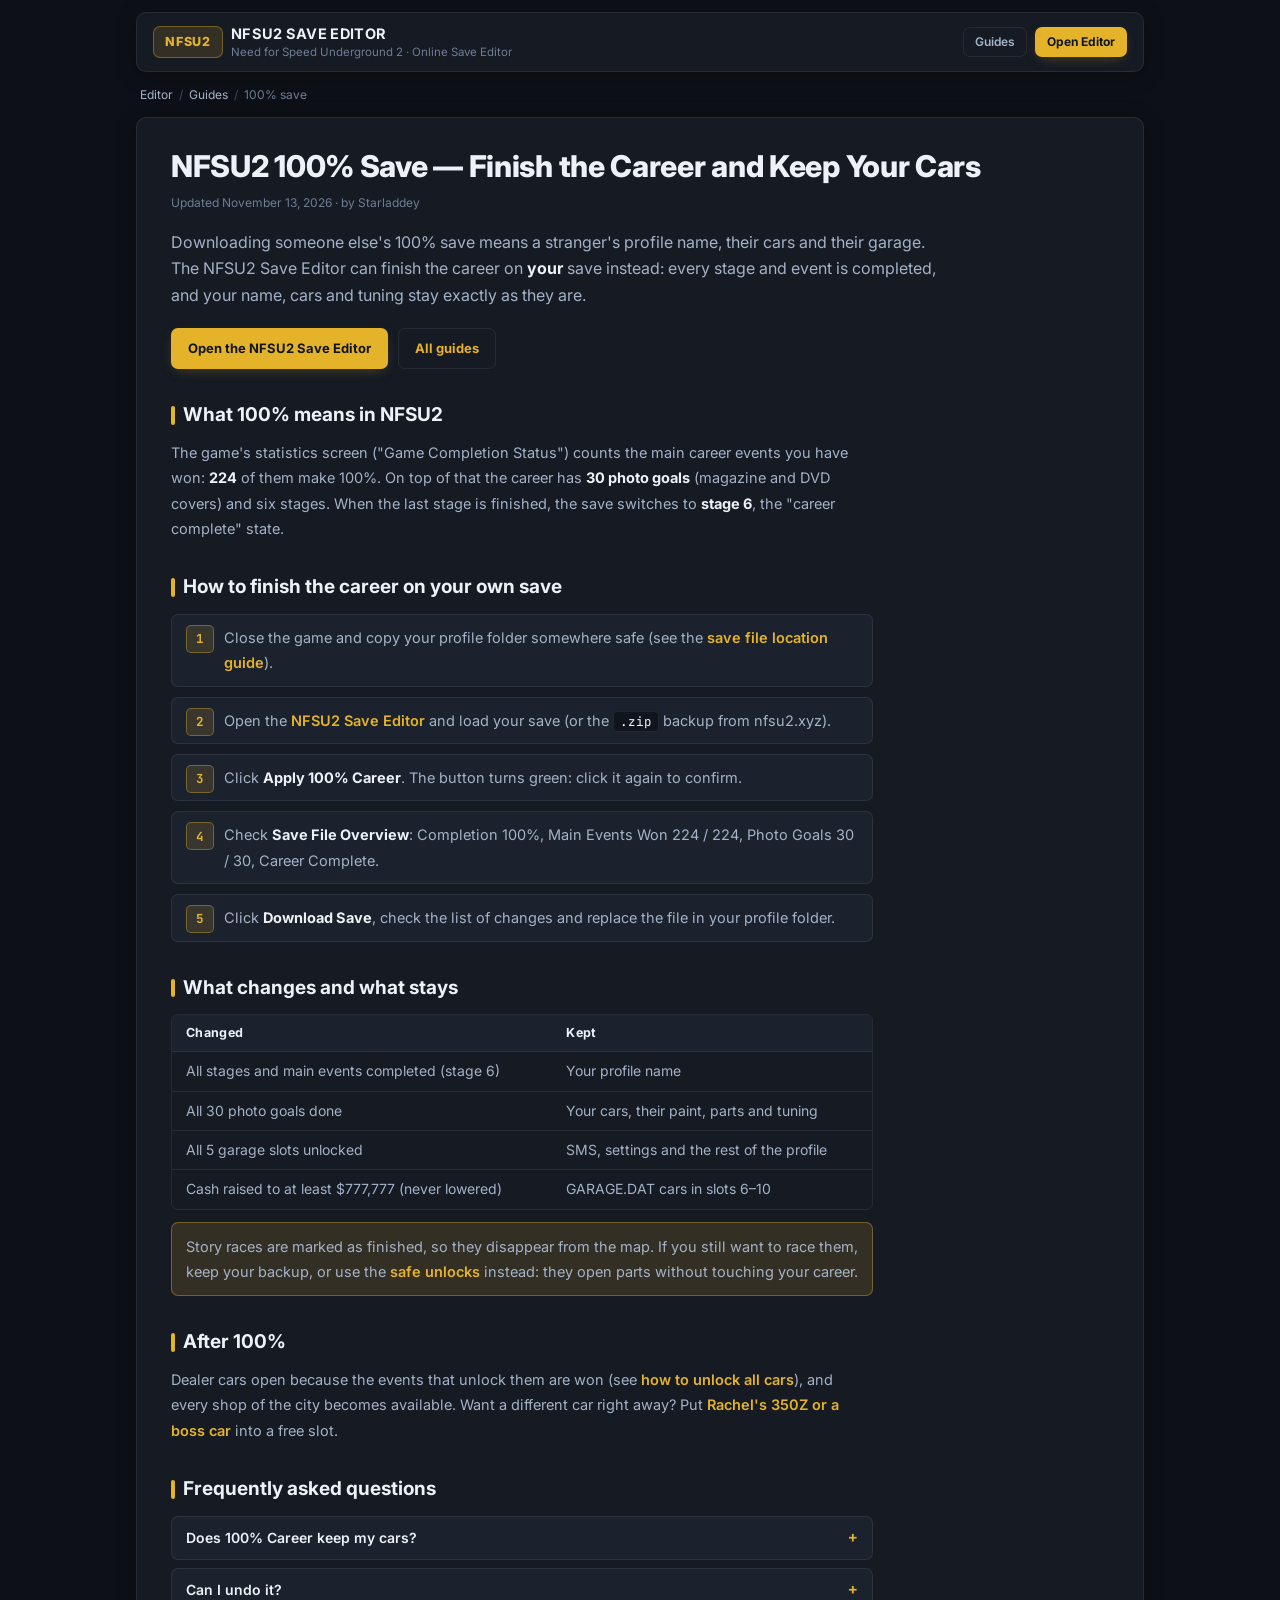
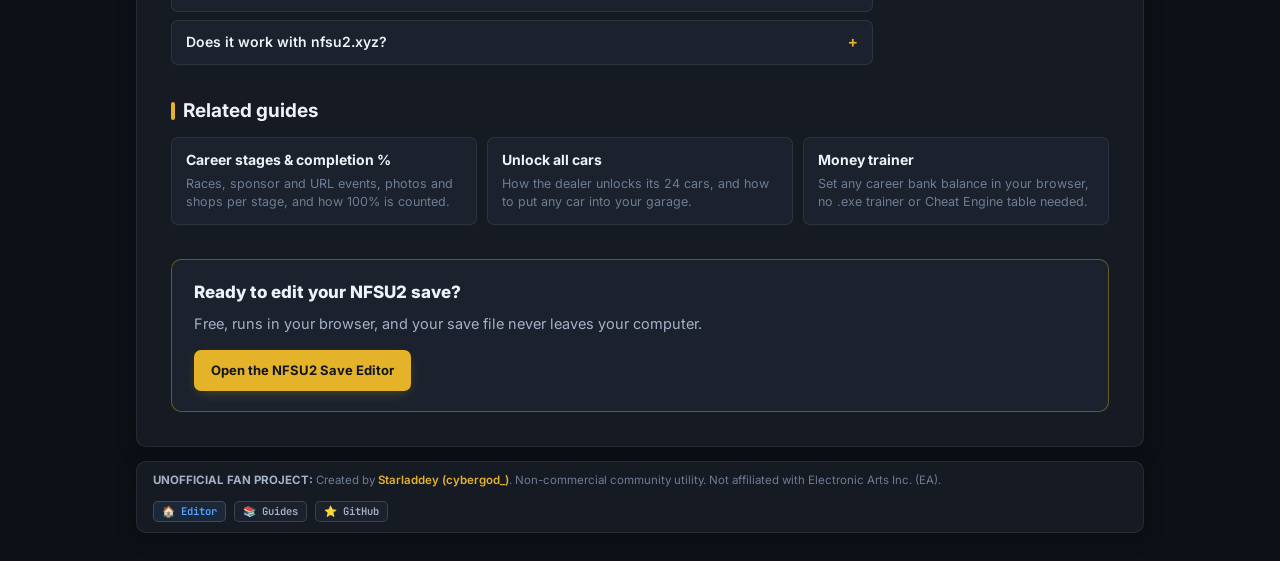
<file: guides/nfsu2-100-percent-save/index.html>
<!DOCTYPE html>
<html lang="en" data-theme="dark">
<head>
  <meta charset="UTF-8" />
  <meta name="viewport" content="width=device-width, initial-scale=1.0" />
  <title>NFSU2 100% Save: Finish the Career and Keep Your Cars</title>
  <meta name="description" content="Get a 100% NFS Underground 2 career on your own profile: stage 6, 224/224 events and 30 photo goals, with your name, cars and tuning kept." />
  <meta name="robots" content="index, follow, max-image-preview:large, max-snippet:-1, max-video-preview:-1" />
  <link rel="canonical" href="https://nfsu2.divon.eu/guides/nfsu2-100-percent-save/" />
  <link rel="icon" type="image/svg+xml" sizes="any" href="/assets/favicon.svg" />
  <link rel="icon" type="image/png" sizes="48x48" href="/assets/favicon-48.png" />
  <link rel="apple-touch-icon" sizes="180x180" href="/assets/apple-touch-icon.png" />
  <link rel="manifest" href="/manifest.webmanifest" />
  <meta name="theme-color" content="#151a23" />

  <meta property="og:type" content="article" />
  <meta property="og:site_name" content="NFSU2 Save Editor" />
  <meta property="og:locale" content="en_US" />
  <meta property="og:url" content="https://nfsu2.divon.eu/guides/nfsu2-100-percent-save/" />
  <meta property="og:title" content="NFSU2 100% Save: Finish the Career and Keep Your Cars" />
  <meta property="og:description" content="Get a 100% NFS Underground 2 career on your own profile: stage 6, 224/224 events and 30 photo goals, with your name, cars and tuning kept." />
  <meta property="og:image" content="https://nfsu2.divon.eu/assets/og-image.png" />
  <meta property="og:image:width" content="1200" />
  <meta property="og:image:height" content="630" />
  <meta name="twitter:card" content="summary_large_image" />
  <meta name="twitter:title" content="NFSU2 100% Save: Finish the Career and Keep Your Cars" />
  <meta name="twitter:description" content="Get a 100% NFS Underground 2 career on your own profile: stage 6, 224/224 events and 30 photo goals, with your name, cars and tuning kept." />
  <meta name="twitter:image" content="https://nfsu2.divon.eu/assets/og-image.png" />

  <link rel="preconnect" href="https://fonts.googleapis.com" />
  <link rel="preconnect" href="https://fonts.gstatic.com" crossorigin />
  <link href="https://fonts.googleapis.com/css2?family=Inter:wght@400;500;600;700;800&family=JetBrains+Mono:wght@400;500;600;700&display=swap" rel="stylesheet" />

  <script type="application/ld+json">
  {
    "@context": "https://schema.org",
    "@type": "Article",
    "headline": "NFSU2 100% Save — Finish the Career and Keep Your Cars",
    "description": "Get a 100% NFS Underground 2 career on your own profile: stage 6, 224/224 events and 30 photo goals, with your name, cars and tuning kept.",
    "image": "https://nfsu2.divon.eu/assets/og-image.png",
    "datePublished": "2026-11-13",
    "dateModified": "2026-11-13",
    "inLanguage": "en",
    "author": {
      "@type": "Person",
      "name": "Starladdey (cybergod_)",
      "url": "https://github.com/Starladdey/nfsu2-save-editor"
    },
    "publisher": {
      "@type": "Person",
      "name": "Starladdey (cybergod_)",
      "url": "https://github.com/Starladdey/nfsu2-save-editor"
    },
    "mainEntityOfPage": {
      "@type": "WebPage",
      "@id": "https://nfsu2.divon.eu/guides/nfsu2-100-percent-save/"
    },
    "isPartOf": {
      "@id": "https://nfsu2.divon.eu/#website"
    },
    "about": {
      "@type": "VideoGame",
      "name": "Need for Speed: Underground 2",
      "alternateName": [
        "NFSU2",
        "NFS Underground 2"
      ],
      "publisher": {
        "@type": "Organization",
        "name": "Electronic Arts"
      }
    }
  }
  </script>
  <script type="application/ld+json">
  {
    "@context": "https://schema.org",
    "@type": "BreadcrumbList",
    "itemListElement": [
      {
        "@type": "ListItem",
        "position": 1,
        "name": "Editor",
        "item": "https://nfsu2.divon.eu/"
      },
      {
        "@type": "ListItem",
        "position": 2,
        "name": "Guides",
        "item": "https://nfsu2.divon.eu/guides/"
      },
      {
        "@type": "ListItem",
        "position": 3,
        "name": "100% save",
        "item": "https://nfsu2.divon.eu/guides/nfsu2-100-percent-save/"
      }
    ]
  }
  </script>
  <script type="application/ld+json">
  {
    "@context": "https://schema.org",
    "@type": "FAQPage",
    "mainEntity": [
      {
        "@type": "Question",
        "name": "Does 100% Career keep my cars?",
        "acceptedAnswer": {
          "@type": "Answer",
          "text": "Yes. Only career progress, garage slot locks and cash change. Your cars, their parts, paint and tuning stay as they were."
        }
      },
      {
        "@type": "Question",
        "name": "Can I undo it?",
        "acceptedAnswer": {
          "@type": "Answer",
          "text": "Before you download, yes: press Undo (Ctrl+Z). After you replace the file, restore the copy of your profile folder."
        }
      },
      {
        "@type": "Question",
        "name": "Does it work with nfsu2.xyz?",
        "acceptedAnswer": {
          "@type": "Answer",
          "text": "Yes. Load the .zip backup, apply 100% Career, download the .zip and restore it on nfsu2.xyz."
        }
      }
    ]
  }
  </script>

  <link rel="stylesheet" href="/css/style.css" />
  <link rel="stylesheet" href="/css/landing.css" />
  <script defer src="https://e.divon.eu/s.js"></script>
</head>
<body>
  <div class="page-shell">
    <header class="site-header">
      <a class="brand" href="/" title="NFSU2 Save Editor">
        <div class="brand-badge">NFSU2</div>
        <div class="brand-text">
          <span class="brand-title">NFSU2 SAVE EDITOR</span>
          <span class="subtitle">Need for Speed Underground 2 · Online Save Editor</span>
        </div>
      </a>
      <nav class="site-nav" aria-label="Main">
        <a class="btn btn-ghost btn-sm" href="/guides/">Guides</a>
        <a class="btn btn-primary btn-sm" href="/">Open Editor</a>
      </nav>
    </header>
    <nav class="breadcrumbs" aria-label="Breadcrumb"><a href="/">Editor</a> <span class="sep">/</span> <a href="/guides/">Guides</a> <span class="sep">/</span> <span aria-current="page">100% save</span></nav>

    <main id="main"><article class="article">
      <h1>NFSU2 100% Save — Finish the Career and Keep Your Cars</h1>
      <p class="meta">Updated <time datetime="2026-11-13">November 13, 2026</time> · by Starladdey</p>
      <p class="lead">Downloading someone else's 100% save means a stranger's profile name, their cars and their garage. The NFSU2 Save Editor can finish the career on <strong>your</strong> save instead: every stage and event is completed, and your name, cars and tuning stay exactly as they are.</p>
      <div class="cta-row">
        <a class="btn btn-primary btn-lg" href="/">Open the NFSU2 Save Editor</a>
        <a class="btn btn-ghost btn-lg" href="/guides/">All guides</a>
      </div>

      <h2>What 100% means in NFSU2</h2>
<p>The game's statistics screen ("Game Completion Status") counts the main career events you have won: <strong>224</strong> of them make 100%. On top of that the career has <strong>30 photo goals</strong> (magazine and DVD covers) and six stages. When the last stage is finished, the save switches to <strong>stage 6</strong>, the "career complete" state.</p>

      <h2>How to finish the career on your own save</h2>
<ol class="steps">
  <li>Close the game and copy your profile folder somewhere safe (see the <a href="/guides/nfsu2-save-file-location/">save file location guide</a>).</li>
  <li>Open the <a href="/">NFSU2 Save Editor</a> and load your save (or the <code>.zip</code> backup from nfsu2.xyz).</li>
  <li>Click <strong>Apply 100% Career</strong>. The button turns green: click it again to confirm.</li>
  <li>Check <strong>Save File Overview</strong>: Completion 100%, Main Events Won 224 / 224, Photo Goals 30 / 30, Career Complete.</li>
  <li>Click <strong>Download Save</strong>, check the list of changes and replace the file in your profile folder.</li>
</ol>

      <h2>What changes and what stays</h2>
<div class="table-wrap"><table>
  <thead><tr><th>Changed</th><th>Kept</th></tr></thead>
  <tbody>
    <tr><td>All stages and main events completed (stage 6)</td><td>Your profile name</td></tr>
    <tr><td>All 30 photo goals done</td><td>Your cars, their paint, parts and tuning</td></tr>
    <tr><td>All 5 garage slots unlocked</td><td>SMS, settings and the rest of the profile</td></tr>
    <tr><td>Cash raised to at least $777,777 (never lowered)</td><td>GARAGE.DAT cars in slots 6–10</td></tr>
  </tbody>
</table></div>
<p class="callout">Story races are marked as finished, so they disappear from the map. If you still want to race them, keep your backup, or use the <a href="/guides/nfsu2-unlock-vinyls-body-kits/">safe unlocks</a> instead: they open parts without touching your career.</p>

      <h2>After 100%</h2>
<p>Dealer cars open because the events that unlock them are won (see <a href="/guides/nfsu2-unlock-all-cars/">how to unlock all cars</a>), and every shop of the city becomes available. Want a different car right away? Put <a href="/guides/rachel-350z-nfsu2/">Rachel's 350Z or a boss car</a> into a free slot.</p>

      <h2>Frequently asked questions</h2>
      <div class="faq-list"><details class="faq-q"><summary>Does 100% Career keep my cars?</summary><p>Yes. Only career progress, garage slot locks and cash change. Your cars, their parts, paint and tuning stay as they were.</p></details><details class="faq-q"><summary>Can I undo it?</summary><p>Before you download, yes: press Undo (Ctrl+Z). After you replace the file, restore the copy of your profile folder.</p></details><details class="faq-q"><summary>Does it work with nfsu2.xyz?</summary><p>Yes. Load the .zip backup, apply 100% Career, download the .zip and restore it on nfsu2.xyz.</p></details></div>

      <h2>Related guides</h2>
      <div class="related-grid"><a class="guide-card" href="/guides/nfsu2-career-stages-completion/"><span class="gc-title">Career stages &amp; completion %</span><span class="gc-sub">Races, sponsor and URL events, photos and shops per stage, and how 100% is counted.</span></a><a class="guide-card" href="/guides/nfsu2-unlock-all-cars/"><span class="gc-title">Unlock all cars</span><span class="gc-sub">How the dealer unlocks its 24 cars, and how to put any car into your garage.</span></a><a class="guide-card" href="/guides/nfsu2-money-trainer/"><span class="gc-title">Money trainer</span><span class="gc-sub">Set any career bank balance in your browser, no .exe trainer or Cheat Engine table needed.</span></a></div>

      <div class="final-cta">
        <div class="final-title">Ready to edit your NFSU2 save?</div>
        <p>Free, runs in your browser, and your save file never leaves your computer.</p>
        <div class="cta-row"><a class="btn btn-primary btn-lg" href="/">Open the NFSU2 Save Editor</a></div>
      </div>
    </article></main>

    <footer class="site-footer">
      <span><strong>UNOFFICIAL FAN PROJECT:</strong> Created by <a href="https://github.com/Starladdey/nfsu2-save-editor" target="_blank" rel="noopener" class="link-amber">Starladdey (cybergod_)</a>. Non-commercial community utility. Not affiliated with Electronic Arts Inc. (EA).</span>
      <span class="footer-pills">
        <a href="/" class="privacy-pill pill-blue">&#127968; Editor</a>
        <a href="/guides/" class="privacy-pill pill-neutral">&#128218; Guides</a>
        <a href="https://github.com/Starladdey/nfsu2-save-editor" target="_blank" rel="noopener" class="privacy-pill pill-neutral">&#11088; GitHub</a>
      </span>
    </footer>
  </div>
</body>
</html>
</file>
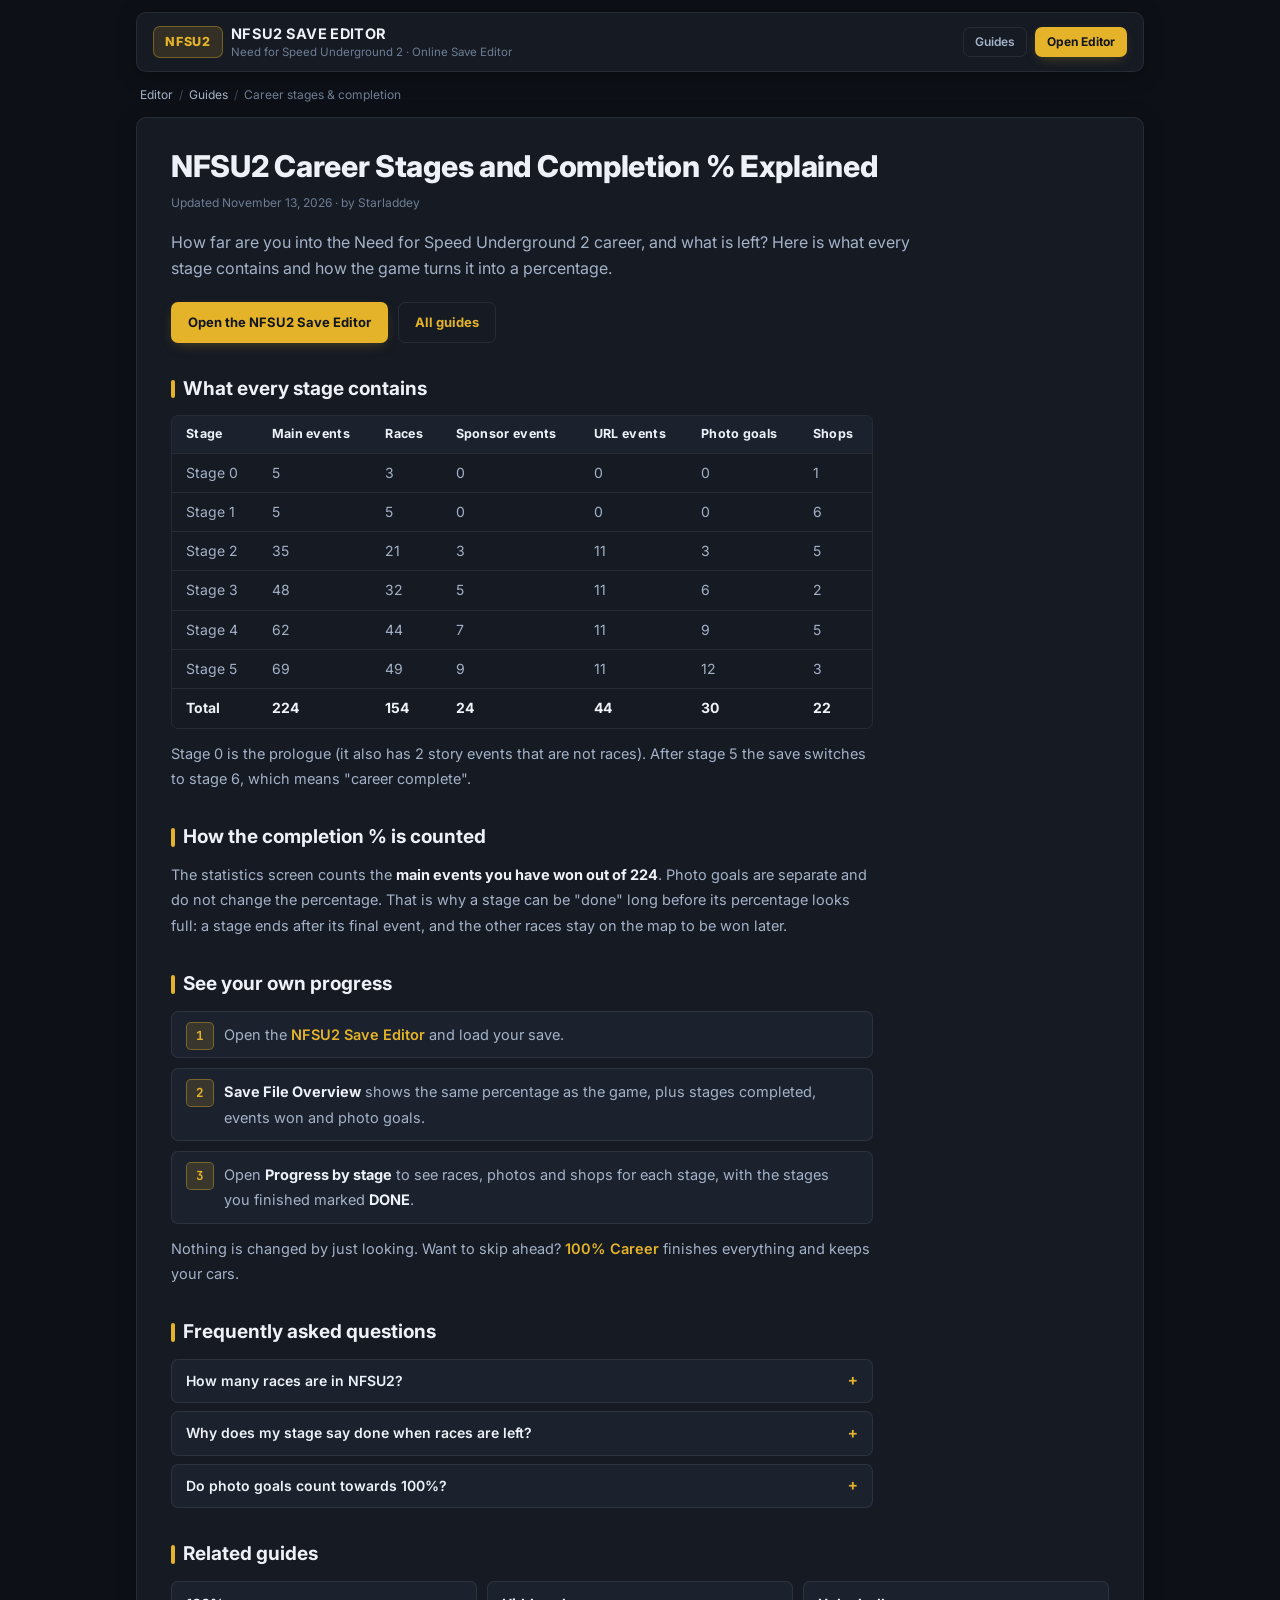
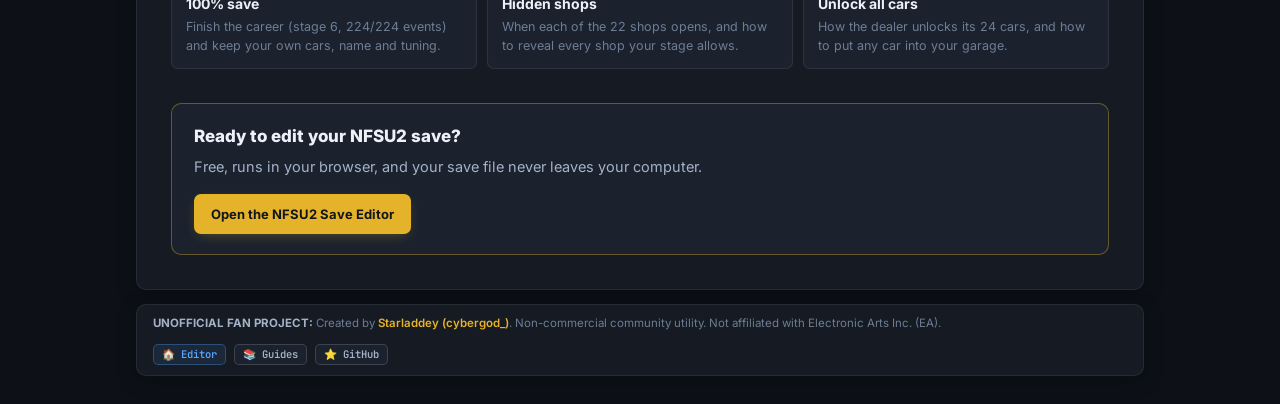
<file: guides/nfsu2-career-stages-completion/index.html>
<!DOCTYPE html>
<html lang="en" data-theme="dark">
<head>
  <meta charset="UTF-8" />
  <meta name="viewport" content="width=device-width, initial-scale=1.0" />
  <title>NFSU2 Career Stages and Completion % Explained</title>
  <meta name="description" content="How many races, sponsor and URL events, photo goals and shops each NFS Underground 2 career stage has, and how the game counts your completion %." />
  <meta name="robots" content="index, follow, max-image-preview:large, max-snippet:-1, max-video-preview:-1" />
  <link rel="canonical" href="https://nfsu2.divon.eu/guides/nfsu2-career-stages-completion/" />
  <link rel="icon" type="image/svg+xml" sizes="any" href="/assets/favicon.svg" />
  <link rel="icon" type="image/png" sizes="48x48" href="/assets/favicon-48.png" />
  <link rel="apple-touch-icon" sizes="180x180" href="/assets/apple-touch-icon.png" />
  <link rel="manifest" href="/manifest.webmanifest" />
  <meta name="theme-color" content="#151a23" />

  <meta property="og:type" content="article" />
  <meta property="og:site_name" content="NFSU2 Save Editor" />
  <meta property="og:locale" content="en_US" />
  <meta property="og:url" content="https://nfsu2.divon.eu/guides/nfsu2-career-stages-completion/" />
  <meta property="og:title" content="NFSU2 Career Stages and Completion % Explained" />
  <meta property="og:description" content="How many races, sponsor and URL events, photo goals and shops each NFS Underground 2 career stage has, and how the game counts your completion %." />
  <meta property="og:image" content="https://nfsu2.divon.eu/assets/og-image.png" />
  <meta property="og:image:width" content="1200" />
  <meta property="og:image:height" content="630" />
  <meta name="twitter:card" content="summary_large_image" />
  <meta name="twitter:title" content="NFSU2 Career Stages and Completion % Explained" />
  <meta name="twitter:description" content="How many races, sponsor and URL events, photo goals and shops each NFS Underground 2 career stage has, and how the game counts your completion %." />
  <meta name="twitter:image" content="https://nfsu2.divon.eu/assets/og-image.png" />

  <link rel="preconnect" href="https://fonts.googleapis.com" />
  <link rel="preconnect" href="https://fonts.gstatic.com" crossorigin />
  <link href="https://fonts.googleapis.com/css2?family=Inter:wght@400;500;600;700;800&family=JetBrains+Mono:wght@400;500;600;700&display=swap" rel="stylesheet" />

  <script type="application/ld+json">
  {
    "@context": "https://schema.org",
    "@type": "Article",
    "headline": "NFSU2 Career Stages and Completion % Explained",
    "description": "How many races, sponsor and URL events, photo goals and shops each NFS Underground 2 career stage has, and how the game counts your completion %.",
    "image": "https://nfsu2.divon.eu/assets/og-image.png",
    "datePublished": "2026-11-13",
    "dateModified": "2026-11-13",
    "inLanguage": "en",
    "author": {
      "@type": "Person",
      "name": "Starladdey (cybergod_)",
      "url": "https://github.com/Starladdey/nfsu2-save-editor"
    },
    "publisher": {
      "@type": "Person",
      "name": "Starladdey (cybergod_)",
      "url": "https://github.com/Starladdey/nfsu2-save-editor"
    },
    "mainEntityOfPage": {
      "@type": "WebPage",
      "@id": "https://nfsu2.divon.eu/guides/nfsu2-career-stages-completion/"
    },
    "isPartOf": {
      "@id": "https://nfsu2.divon.eu/#website"
    },
    "about": {
      "@type": "VideoGame",
      "name": "Need for Speed: Underground 2",
      "alternateName": [
        "NFSU2",
        "NFS Underground 2"
      ],
      "publisher": {
        "@type": "Organization",
        "name": "Electronic Arts"
      }
    }
  }
  </script>
  <script type="application/ld+json">
  {
    "@context": "https://schema.org",
    "@type": "BreadcrumbList",
    "itemListElement": [
      {
        "@type": "ListItem",
        "position": 1,
        "name": "Editor",
        "item": "https://nfsu2.divon.eu/"
      },
      {
        "@type": "ListItem",
        "position": 2,
        "name": "Guides",
        "item": "https://nfsu2.divon.eu/guides/"
      },
      {
        "@type": "ListItem",
        "position": 3,
        "name": "Career stages & completion",
        "item": "https://nfsu2.divon.eu/guides/nfsu2-career-stages-completion/"
      }
    ]
  }
  </script>
  <script type="application/ld+json">
  {
    "@context": "https://schema.org",
    "@type": "FAQPage",
    "mainEntity": [
      {
        "@type": "Question",
        "name": "How many races are in NFSU2?",
        "acceptedAnswer": {
          "@type": "Answer",
          "text": "The career has 224 main events: 154 races, 24 sponsor events, 44 URL events and 2 story events, plus 30 photo goals."
        }
      },
      {
        "@type": "Question",
        "name": "Why does my stage say done when races are left?",
        "acceptedAnswer": {
          "@type": "Answer",
          "text": "A stage ends after its final event. The other races of that stage stay on the map and still count towards the percentage."
        }
      },
      {
        "@type": "Question",
        "name": "Do photo goals count towards 100%?",
        "acceptedAnswer": {
          "@type": "Answer",
          "text": "No. The percentage only counts won main events. Photo goals are tracked separately."
        }
      }
    ]
  }
  </script>

  <link rel="stylesheet" href="/css/style.css" />
  <link rel="stylesheet" href="/css/landing.css" />
  <script defer src="https://e.divon.eu/s.js"></script>
</head>
<body>
  <div class="page-shell">
    <header class="site-header">
      <a class="brand" href="/" title="NFSU2 Save Editor">
        <div class="brand-badge">NFSU2</div>
        <div class="brand-text">
          <span class="brand-title">NFSU2 SAVE EDITOR</span>
          <span class="subtitle">Need for Speed Underground 2 · Online Save Editor</span>
        </div>
      </a>
      <nav class="site-nav" aria-label="Main">
        <a class="btn btn-ghost btn-sm" href="/guides/">Guides</a>
        <a class="btn btn-primary btn-sm" href="/">Open Editor</a>
      </nav>
    </header>
    <nav class="breadcrumbs" aria-label="Breadcrumb"><a href="/">Editor</a> <span class="sep">/</span> <a href="/guides/">Guides</a> <span class="sep">/</span> <span aria-current="page">Career stages &amp; completion</span></nav>

    <main id="main"><article class="article">
      <h1>NFSU2 Career Stages and Completion % Explained</h1>
      <p class="meta">Updated <time datetime="2026-11-13">November 13, 2026</time> · by Starladdey</p>
      <p class="lead">How far are you into the Need for Speed Underground 2 career, and what is left? Here is what every stage contains and how the game turns it into a percentage.</p>
      <div class="cta-row">
        <a class="btn btn-primary btn-lg" href="/">Open the NFSU2 Save Editor</a>
        <a class="btn btn-ghost btn-lg" href="/guides/">All guides</a>
      </div>

      <h2>What every stage contains</h2>
<div class="table-wrap"><table>
  <thead><tr><th>Stage</th><th>Main events</th><th>Races</th><th>Sponsor events</th><th>URL events</th><th>Photo goals</th><th>Shops</th></tr></thead>
  <tbody>
    <tr><td>Stage 0</td><td>5</td><td>3</td><td>0</td><td>0</td><td>0</td><td>1</td></tr>
    <tr><td>Stage 1</td><td>5</td><td>5</td><td>0</td><td>0</td><td>0</td><td>6</td></tr>
    <tr><td>Stage 2</td><td>35</td><td>21</td><td>3</td><td>11</td><td>3</td><td>5</td></tr>
    <tr><td>Stage 3</td><td>48</td><td>32</td><td>5</td><td>11</td><td>6</td><td>2</td></tr>
    <tr><td>Stage 4</td><td>62</td><td>44</td><td>7</td><td>11</td><td>9</td><td>5</td></tr>
    <tr><td>Stage 5</td><td>69</td><td>49</td><td>9</td><td>11</td><td>12</td><td>3</td></tr>
    <tr><td><strong>Total</strong></td><td><strong>224</strong></td><td><strong>154</strong></td><td><strong>24</strong></td><td><strong>44</strong></td><td><strong>30</strong></td><td><strong>22</strong></td></tr>
  </tbody>
</table></div>
<p>Stage 0 is the prologue (it also has 2 story events that are not races). After stage 5 the save switches to stage 6, which means "career complete".</p>

      <h2>How the completion % is counted</h2>
<p>The statistics screen counts the <strong>main events you have won out of 224</strong>. Photo goals are separate and do not change the percentage. That is why a stage can be "done" long before its percentage looks full: a stage ends after its final event, and the other races stay on the map to be won later.</p>

      <h2>See your own progress</h2>
<ol class="steps">
  <li>Open the <a href="/">NFSU2 Save Editor</a> and load your save.</li>
  <li><strong>Save File Overview</strong> shows the same percentage as the game, plus stages completed, events won and photo goals.</li>
  <li>Open <strong>Progress by stage</strong> to see races, photos and shops for each stage, with the stages you finished marked <strong>DONE</strong>.</li>
</ol>
<p>Nothing is changed by just looking. Want to skip ahead? <a href="/guides/nfsu2-100-percent-save/">100% Career</a> finishes everything and keeps your cars.</p>

      <h2>Frequently asked questions</h2>
      <div class="faq-list"><details class="faq-q"><summary>How many races are in NFSU2?</summary><p>The career has 224 main events: 154 races, 24 sponsor events, 44 URL events and 2 story events, plus 30 photo goals.</p></details><details class="faq-q"><summary>Why does my stage say done when races are left?</summary><p>A stage ends after its final event. The other races of that stage stay on the map and still count towards the percentage.</p></details><details class="faq-q"><summary>Do photo goals count towards 100%?</summary><p>No. The percentage only counts won main events. Photo goals are tracked separately.</p></details></div>

      <h2>Related guides</h2>
      <div class="related-grid"><a class="guide-card" href="/guides/nfsu2-100-percent-save/"><span class="gc-title">100% save</span><span class="gc-sub">Finish the career (stage 6, 224/224 events) and keep your own cars, name and tuning.</span></a><a class="guide-card" href="/guides/nfsu2-hidden-shops/"><span class="gc-title">Hidden shops</span><span class="gc-sub">When each of the 22 shops opens, and how to reveal every shop your stage allows.</span></a><a class="guide-card" href="/guides/nfsu2-unlock-all-cars/"><span class="gc-title">Unlock all cars</span><span class="gc-sub">How the dealer unlocks its 24 cars, and how to put any car into your garage.</span></a></div>

      <div class="final-cta">
        <div class="final-title">Ready to edit your NFSU2 save?</div>
        <p>Free, runs in your browser, and your save file never leaves your computer.</p>
        <div class="cta-row"><a class="btn btn-primary btn-lg" href="/">Open the NFSU2 Save Editor</a></div>
      </div>
    </article></main>

    <footer class="site-footer">
      <span><strong>UNOFFICIAL FAN PROJECT:</strong> Created by <a href="https://github.com/Starladdey/nfsu2-save-editor" target="_blank" rel="noopener" class="link-amber">Starladdey (cybergod_)</a>. Non-commercial community utility. Not affiliated with Electronic Arts Inc. (EA).</span>
      <span class="footer-pills">
        <a href="/" class="privacy-pill pill-blue">&#127968; Editor</a>
        <a href="/guides/" class="privacy-pill pill-neutral">&#128218; Guides</a>
        <a href="https://github.com/Starladdey/nfsu2-save-editor" target="_blank" rel="noopener" class="privacy-pill pill-neutral">&#11088; GitHub</a>
      </span>
    </footer>
  </div>
</body>
</html>
</file>
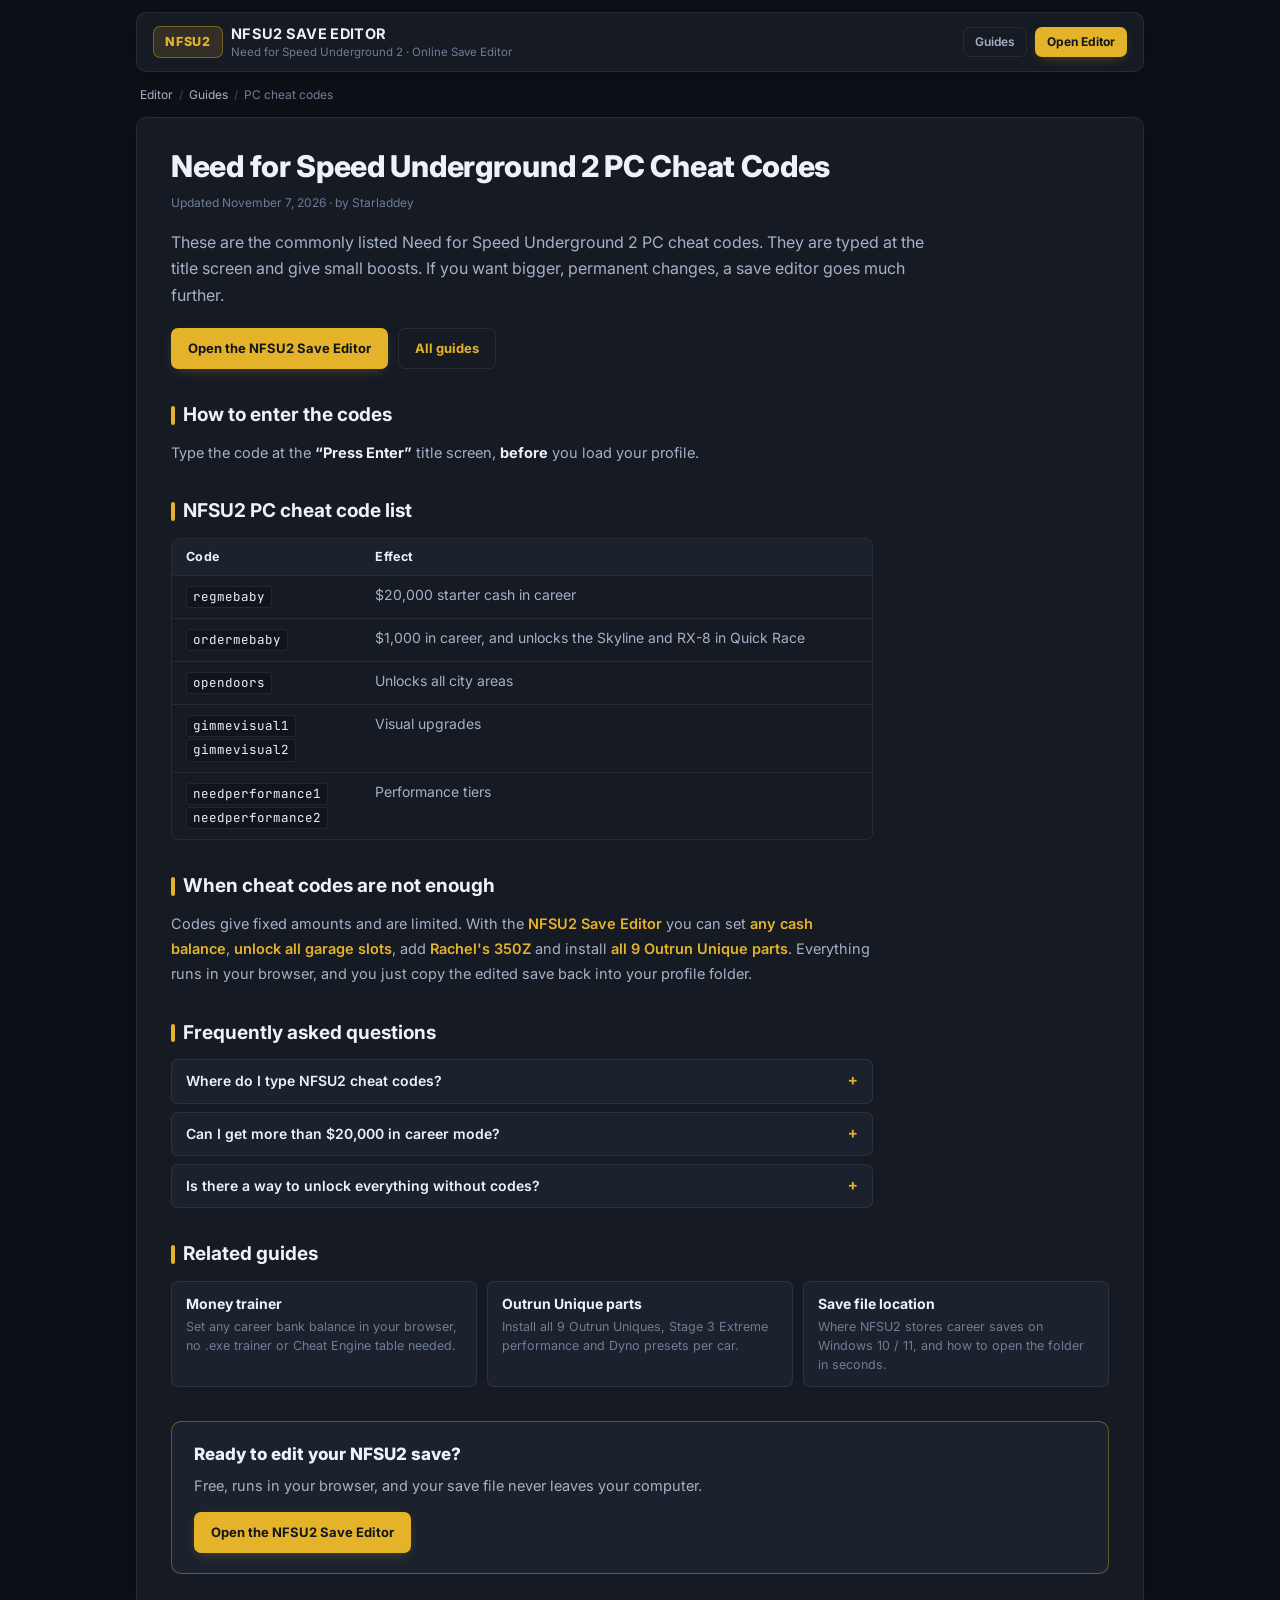
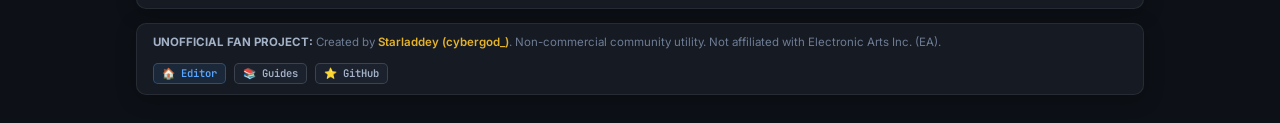
<file: guides/nfsu2-cheat-codes-pc/index.html>
<!DOCTYPE html>
<html lang="en" data-theme="dark">
<head>
  <meta charset="UTF-8" />
  <meta name="viewport" content="width=device-width, initial-scale=1.0" />
  <title>NFS Underground 2 PC Cheat Codes (Title Screen) | NFSU2</title>
  <meta name="description" content="NFSU2 PC cheat codes for the title screen: regmebaby, ordermebaby, opendoors, gimmevisual and needperformance, plus a permanent save-editor alternative." />
  <meta name="robots" content="index, follow, max-image-preview:large, max-snippet:-1, max-video-preview:-1" />
  <link rel="canonical" href="https://nfsu2.divon.eu/guides/nfsu2-cheat-codes-pc/" />
  <link rel="icon" type="image/svg+xml" sizes="any" href="/assets/favicon.svg" />
  <link rel="icon" type="image/png" sizes="48x48" href="/assets/favicon-48.png" />
  <link rel="apple-touch-icon" sizes="180x180" href="/assets/apple-touch-icon.png" />
  <link rel="manifest" href="/manifest.webmanifest" />
  <meta name="theme-color" content="#151a23" />

  <meta property="og:type" content="article" />
  <meta property="og:site_name" content="NFSU2 Save Editor" />
  <meta property="og:locale" content="en_US" />
  <meta property="og:url" content="https://nfsu2.divon.eu/guides/nfsu2-cheat-codes-pc/" />
  <meta property="og:title" content="NFS Underground 2 PC Cheat Codes (Title Screen) | NFSU2" />
  <meta property="og:description" content="NFSU2 PC cheat codes for the title screen: regmebaby, ordermebaby, opendoors, gimmevisual and needperformance, plus a permanent save-editor alternative." />
  <meta property="og:image" content="https://nfsu2.divon.eu/assets/og-image.png" />
  <meta property="og:image:width" content="1200" />
  <meta property="og:image:height" content="630" />
  <meta name="twitter:card" content="summary_large_image" />
  <meta name="twitter:title" content="NFS Underground 2 PC Cheat Codes (Title Screen) | NFSU2" />
  <meta name="twitter:description" content="NFSU2 PC cheat codes for the title screen: regmebaby, ordermebaby, opendoors, gimmevisual and needperformance, plus a permanent save-editor alternative." />
  <meta name="twitter:image" content="https://nfsu2.divon.eu/assets/og-image.png" />

  <link rel="preconnect" href="https://fonts.googleapis.com" />
  <link rel="preconnect" href="https://fonts.gstatic.com" crossorigin />
  <link href="https://fonts.googleapis.com/css2?family=Inter:wght@400;500;600;700;800&family=JetBrains+Mono:wght@400;500;600;700&display=swap" rel="stylesheet" />

  <script type="application/ld+json">
  {
    "@context": "https://schema.org",
    "@type": "Article",
    "headline": "Need for Speed Underground 2 PC Cheat Codes",
    "description": "NFSU2 PC cheat codes for the title screen: regmebaby, ordermebaby, opendoors, gimmevisual and needperformance, plus a permanent save-editor alternative.",
    "image": "https://nfsu2.divon.eu/assets/og-image.png",
    "datePublished": "2026-11-07",
    "dateModified": "2026-11-07",
    "inLanguage": "en",
    "author": {
      "@type": "Person",
      "name": "Starladdey (cybergod_)",
      "url": "https://github.com/Starladdey/nfsu2-save-editor"
    },
    "publisher": {
      "@type": "Person",
      "name": "Starladdey (cybergod_)",
      "url": "https://github.com/Starladdey/nfsu2-save-editor"
    },
    "mainEntityOfPage": {
      "@type": "WebPage",
      "@id": "https://nfsu2.divon.eu/guides/nfsu2-cheat-codes-pc/"
    },
    "isPartOf": {
      "@id": "https://nfsu2.divon.eu/#website"
    },
    "about": {
      "@type": "VideoGame",
      "name": "Need for Speed: Underground 2",
      "alternateName": [
        "NFSU2",
        "NFS Underground 2"
      ],
      "publisher": {
        "@type": "Organization",
        "name": "Electronic Arts"
      }
    }
  }
  </script>
  <script type="application/ld+json">
  {
    "@context": "https://schema.org",
    "@type": "BreadcrumbList",
    "itemListElement": [
      {
        "@type": "ListItem",
        "position": 1,
        "name": "Editor",
        "item": "https://nfsu2.divon.eu/"
      },
      {
        "@type": "ListItem",
        "position": 2,
        "name": "Guides",
        "item": "https://nfsu2.divon.eu/guides/"
      },
      {
        "@type": "ListItem",
        "position": 3,
        "name": "PC cheat codes",
        "item": "https://nfsu2.divon.eu/guides/nfsu2-cheat-codes-pc/"
      }
    ]
  }
  </script>
  <script type="application/ld+json">
  {
    "@context": "https://schema.org",
    "@type": "FAQPage",
    "mainEntity": [
      {
        "@type": "Question",
        "name": "Where do I type NFSU2 cheat codes?",
        "acceptedAnswer": {
          "@type": "Answer",
          "text": "At the Press Enter title screen, before loading your profile."
        }
      },
      {
        "@type": "Question",
        "name": "Can I get more than $20,000 in career mode?",
        "acceptedAnswer": {
          "@type": "Answer",
          "text": "Yes. Use the save editor to set any career cash amount or click Max Cash for $99,999,999."
        }
      },
      {
        "@type": "Question",
        "name": "Is there a way to unlock everything without codes?",
        "acceptedAnswer": {
          "@type": "Answer",
          "text": "Yes. The Apply 100% Career button completes every stage and career event (stage 6), unlocks all 5 garage slots and fills the part unlock tables while keeping your cars and name; Safe Career Add-ons unlock parts without touching your story progress."
        }
      }
    ]
  }
  </script>

  <link rel="stylesheet" href="/css/style.css" />
  <link rel="stylesheet" href="/css/landing.css" />
  <script defer src="https://e.divon.eu/s.js"></script>
</head>
<body>
  <div class="page-shell">
    <header class="site-header">
      <a class="brand" href="/" title="NFSU2 Save Editor">
        <div class="brand-badge">NFSU2</div>
        <div class="brand-text">
          <span class="brand-title">NFSU2 SAVE EDITOR</span>
          <span class="subtitle">Need for Speed Underground 2 · Online Save Editor</span>
        </div>
      </a>
      <nav class="site-nav" aria-label="Main">
        <a class="btn btn-ghost btn-sm" href="/guides/">Guides</a>
        <a class="btn btn-primary btn-sm" href="/">Open Editor</a>
      </nav>
    </header>
    <nav class="breadcrumbs" aria-label="Breadcrumb"><a href="/">Editor</a> <span class="sep">/</span> <a href="/guides/">Guides</a> <span class="sep">/</span> <span aria-current="page">PC cheat codes</span></nav>

    <main id="main"><article class="article">
      <h1>Need for Speed Underground 2 PC Cheat Codes</h1>
      <p class="meta">Updated <time datetime="2026-11-07">November 7, 2026</time> · by Starladdey</p>
      <p class="lead">These are the commonly listed Need for Speed Underground 2 PC cheat codes. They are typed at the title screen and give small boosts. If you want bigger, permanent changes, a save editor goes much further.</p>
      <div class="cta-row">
        <a class="btn btn-primary btn-lg" href="/">Open the NFSU2 Save Editor</a>
        <a class="btn btn-ghost btn-lg" href="/guides/">All guides</a>
      </div>

      <h2>How to enter the codes</h2>
<p>Type the code at the <strong>&ldquo;Press Enter&rdquo;</strong> title screen, <strong>before</strong> you load your profile.</p>

      <h2>NFSU2 PC cheat code list</h2>
<div class="table-wrap"><table>
  <thead><tr><th>Code</th><th>Effect</th></tr></thead>
  <tbody>
    <tr><td><code>regmebaby</code></td><td>$20,000 starter cash in career</td></tr>
    <tr><td><code>ordermebaby</code></td><td>$1,000 in career, and unlocks the Skyline and RX-8 in Quick Race</td></tr>
    <tr><td><code>opendoors</code></td><td>Unlocks all city areas</td></tr>
    <tr><td><code>gimmevisual1</code><br><code>gimmevisual2</code></td><td>Visual upgrades</td></tr>
    <tr><td><code>needperformance1</code><br><code>needperformance2</code></td><td>Performance tiers</td></tr>
  </tbody>
</table></div>

      <h2>When cheat codes are not enough</h2>
<p>Codes give fixed amounts and are limited. With the <a href="/">NFSU2 Save Editor</a> you can set <a href="/guides/nfsu2-money-trainer/">any cash balance</a>, <a href="/guides/nfsu2-garage-dat-editor/">unlock all garage slots</a>, add <a href="/guides/rachel-350z-nfsu2/">Rachel's 350Z</a> and install <a href="/guides/nfsu2-outrun-unique-parts/">all 9 Outrun Unique parts</a>. Everything runs in your browser, and you just copy the edited save back into your profile folder.</p>


      <h2>Frequently asked questions</h2>
      <div class="faq-list"><details class="faq-q"><summary>Where do I type NFSU2 cheat codes?</summary><p>At the Press Enter title screen, before loading your profile.</p></details><details class="faq-q"><summary>Can I get more than $20,000 in career mode?</summary><p>Yes. Use the save editor to set any career cash amount or click Max Cash for $99,999,999.</p></details><details class="faq-q"><summary>Is there a way to unlock everything without codes?</summary><p>Yes. The Apply 100% Career button completes every stage and career event (stage 6), unlocks all 5 garage slots and fills the part unlock tables while keeping your cars and name; Safe Career Add-ons unlock parts without touching your story progress.</p></details></div>

      <h2>Related guides</h2>
      <div class="related-grid"><a class="guide-card" href="/guides/nfsu2-money-trainer/"><span class="gc-title">Money trainer</span><span class="gc-sub">Set any career bank balance in your browser, no .exe trainer or Cheat Engine table needed.</span></a><a class="guide-card" href="/guides/nfsu2-outrun-unique-parts/"><span class="gc-title">Outrun Unique parts</span><span class="gc-sub">Install all 9 Outrun Uniques, Stage 3 Extreme performance and Dyno presets per car.</span></a><a class="guide-card" href="/guides/nfsu2-save-file-location/"><span class="gc-title">Save file location</span><span class="gc-sub">Where NFSU2 stores career saves on Windows 10 / 11, and how to open the folder in seconds.</span></a></div>

      <div class="final-cta">
        <div class="final-title">Ready to edit your NFSU2 save?</div>
        <p>Free, runs in your browser, and your save file never leaves your computer.</p>
        <div class="cta-row"><a class="btn btn-primary btn-lg" href="/">Open the NFSU2 Save Editor</a></div>
      </div>
    </article></main>

    <footer class="site-footer">
      <span><strong>UNOFFICIAL FAN PROJECT:</strong> Created by <a href="https://github.com/Starladdey/nfsu2-save-editor" target="_blank" rel="noopener" class="link-amber">Starladdey (cybergod_)</a>. Non-commercial community utility. Not affiliated with Electronic Arts Inc. (EA).</span>
      <span class="footer-pills">
        <a href="/" class="privacy-pill pill-blue">&#127968; Editor</a>
        <a href="/guides/" class="privacy-pill pill-neutral">&#128218; Guides</a>
        <a href="https://github.com/Starladdey/nfsu2-save-editor" target="_blank" rel="noopener" class="privacy-pill pill-neutral">&#11088; GitHub</a>
      </span>
    </footer>
  </div>
</body>
</html>
</file>
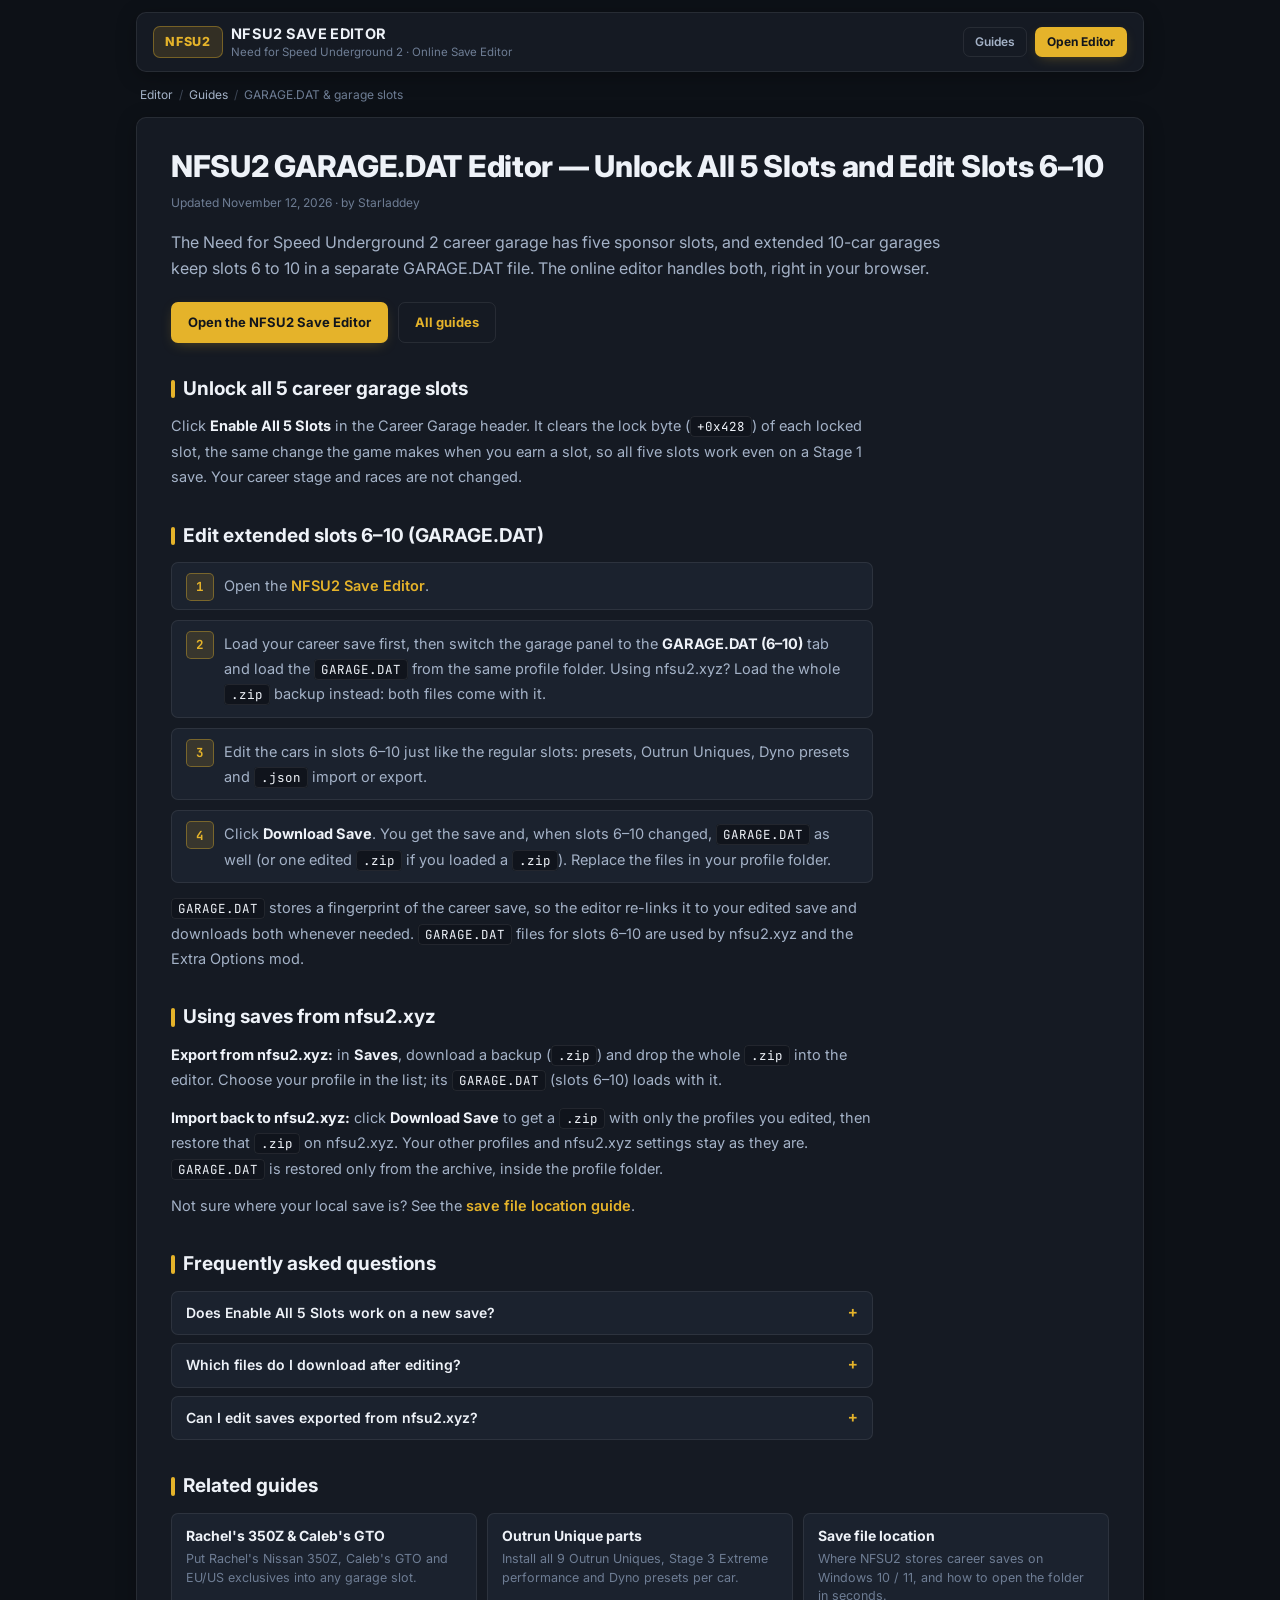
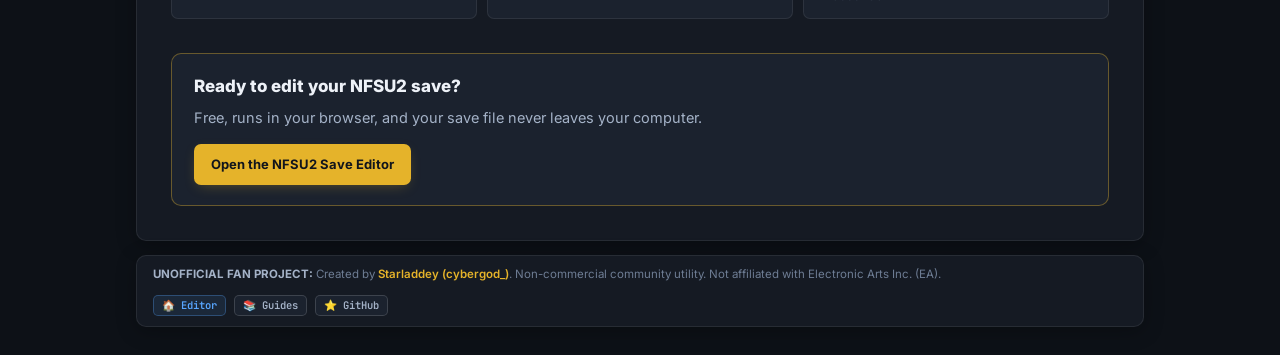
<file: guides/nfsu2-garage-dat-editor/index.html>
<!DOCTYPE html>
<html lang="en" data-theme="dark">
<head>
  <meta charset="UTF-8" />
  <meta name="viewport" content="width=device-width, initial-scale=1.0" />
  <title>NFSU2 GARAGE.DAT Editor: Unlock 5–10 Garage Slots Online</title>
  <meta name="description" content="Unlock all 5 career garage slots and edit extended GARAGE.DAT slots 6–10 for NFS Underground 2 in your browser. Works with nfsu2.xyz exports." />
  <meta name="robots" content="index, follow, max-image-preview:large, max-snippet:-1, max-video-preview:-1" />
  <link rel="canonical" href="https://nfsu2.divon.eu/guides/nfsu2-garage-dat-editor/" />
  <link rel="icon" type="image/svg+xml" sizes="any" href="/assets/favicon.svg" />
  <link rel="icon" type="image/png" sizes="48x48" href="/assets/favicon-48.png" />
  <link rel="apple-touch-icon" sizes="180x180" href="/assets/apple-touch-icon.png" />
  <link rel="manifest" href="/manifest.webmanifest" />
  <meta name="theme-color" content="#151a23" />

  <meta property="og:type" content="article" />
  <meta property="og:site_name" content="NFSU2 Save Editor" />
  <meta property="og:locale" content="en_US" />
  <meta property="og:url" content="https://nfsu2.divon.eu/guides/nfsu2-garage-dat-editor/" />
  <meta property="og:title" content="NFSU2 GARAGE.DAT Editor: Unlock 5–10 Garage Slots Online" />
  <meta property="og:description" content="Unlock all 5 career garage slots and edit extended GARAGE.DAT slots 6–10 for NFS Underground 2 in your browser. Works with nfsu2.xyz exports." />
  <meta property="og:image" content="https://nfsu2.divon.eu/assets/og-image.png" />
  <meta property="og:image:width" content="1200" />
  <meta property="og:image:height" content="630" />
  <meta name="twitter:card" content="summary_large_image" />
  <meta name="twitter:title" content="NFSU2 GARAGE.DAT Editor: Unlock 5–10 Garage Slots Online" />
  <meta name="twitter:description" content="Unlock all 5 career garage slots and edit extended GARAGE.DAT slots 6–10 for NFS Underground 2 in your browser. Works with nfsu2.xyz exports." />
  <meta name="twitter:image" content="https://nfsu2.divon.eu/assets/og-image.png" />

  <link rel="preconnect" href="https://fonts.googleapis.com" />
  <link rel="preconnect" href="https://fonts.gstatic.com" crossorigin />
  <link href="https://fonts.googleapis.com/css2?family=Inter:wght@400;500;600;700;800&family=JetBrains+Mono:wght@400;500;600;700&display=swap" rel="stylesheet" />

  <script type="application/ld+json">
  {
    "@context": "https://schema.org",
    "@type": "Article",
    "headline": "NFSU2 GARAGE.DAT Editor — Unlock All 5 Slots and Edit Slots 6–10",
    "description": "Unlock all 5 career garage slots and edit extended GARAGE.DAT slots 6–10 for NFS Underground 2 in your browser. Works with nfsu2.xyz exports.",
    "image": "https://nfsu2.divon.eu/assets/og-image.png",
    "datePublished": "2026-11-07",
    "dateModified": "2026-11-12",
    "inLanguage": "en",
    "author": {
      "@type": "Person",
      "name": "Starladdey (cybergod_)",
      "url": "https://github.com/Starladdey/nfsu2-save-editor"
    },
    "publisher": {
      "@type": "Person",
      "name": "Starladdey (cybergod_)",
      "url": "https://github.com/Starladdey/nfsu2-save-editor"
    },
    "mainEntityOfPage": {
      "@type": "WebPage",
      "@id": "https://nfsu2.divon.eu/guides/nfsu2-garage-dat-editor/"
    },
    "isPartOf": {
      "@id": "https://nfsu2.divon.eu/#website"
    },
    "about": {
      "@type": "VideoGame",
      "name": "Need for Speed: Underground 2",
      "alternateName": [
        "NFSU2",
        "NFS Underground 2"
      ],
      "publisher": {
        "@type": "Organization",
        "name": "Electronic Arts"
      }
    }
  }
  </script>
  <script type="application/ld+json">
  {
    "@context": "https://schema.org",
    "@type": "BreadcrumbList",
    "itemListElement": [
      {
        "@type": "ListItem",
        "position": 1,
        "name": "Editor",
        "item": "https://nfsu2.divon.eu/"
      },
      {
        "@type": "ListItem",
        "position": 2,
        "name": "Guides",
        "item": "https://nfsu2.divon.eu/guides/"
      },
      {
        "@type": "ListItem",
        "position": 3,
        "name": "GARAGE.DAT & garage slots",
        "item": "https://nfsu2.divon.eu/guides/nfsu2-garage-dat-editor/"
      }
    ]
  }
  </script>
  <script type="application/ld+json">
  {
    "@context": "https://schema.org",
    "@type": "FAQPage",
    "mainEntity": [
      {
        "@type": "Question",
        "name": "Does Enable All 5 Slots work on a new save?",
        "acceptedAnswer": {
          "@type": "Answer",
          "text": "Yes. It clears the lock byte of each locked career slot, the same change the game makes when you earn a slot, so all five slots work even on a Stage 1 save. Your career stage and races are not changed."
        }
      },
      {
        "@type": "Question",
        "name": "Which files do I download after editing?",
        "acceptedAnswer": {
          "@type": "Answer",
          "text": "Click Download Save. If you loaded a .zip archive, you get one edited .zip. If you loaded the save and GARAGE.DAT separately, you get the save, plus GARAGE.DAT whenever slots 6 to 10 changed or it had to be re-linked to the edited save. Replace both files in the profile folder."
        }
      },
      {
        "@type": "Question",
        "name": "Can I edit saves exported from nfsu2.xyz?",
        "acceptedAnswer": {
          "@type": "Answer",
          "text": "Yes. Drop the whole .zip backup from nfsu2.xyz into the editor, pick the profile, edit it and download the .zip, then restore that .zip on nfsu2.xyz. Slots 6 to 10 come back only from the archive, where GARAGE.DAT sits in the profile folder."
        }
      }
    ]
  }
  </script>

  <link rel="stylesheet" href="/css/style.css" />
  <link rel="stylesheet" href="/css/landing.css" />
  <script defer src="https://e.divon.eu/s.js"></script>
</head>
<body>
  <div class="page-shell">
    <header class="site-header">
      <a class="brand" href="/" title="NFSU2 Save Editor">
        <div class="brand-badge">NFSU2</div>
        <div class="brand-text">
          <span class="brand-title">NFSU2 SAVE EDITOR</span>
          <span class="subtitle">Need for Speed Underground 2 · Online Save Editor</span>
        </div>
      </a>
      <nav class="site-nav" aria-label="Main">
        <a class="btn btn-ghost btn-sm" href="/guides/">Guides</a>
        <a class="btn btn-primary btn-sm" href="/">Open Editor</a>
      </nav>
    </header>
    <nav class="breadcrumbs" aria-label="Breadcrumb"><a href="/">Editor</a> <span class="sep">/</span> <a href="/guides/">Guides</a> <span class="sep">/</span> <span aria-current="page">GARAGE.DAT &amp; garage slots</span></nav>

    <main id="main"><article class="article">
      <h1>NFSU2 GARAGE.DAT Editor — Unlock All 5 Slots and Edit Slots 6–10</h1>
      <p class="meta">Updated <time datetime="2026-11-12">November 12, 2026</time> · by Starladdey</p>
      <p class="lead">The Need for Speed Underground 2 career garage has five sponsor slots, and extended 10-car garages keep slots 6 to 10 in a separate GARAGE.DAT file. The online editor handles both, right in your browser.</p>
      <div class="cta-row">
        <a class="btn btn-primary btn-lg" href="/">Open the NFSU2 Save Editor</a>
        <a class="btn btn-ghost btn-lg" href="/guides/">All guides</a>
      </div>

      <h2>Unlock all 5 career garage slots</h2>
<p>Click <strong>Enable All 5 Slots</strong> in the Career Garage header. It clears the lock byte (<code>+0x428</code>) of each locked slot, the same change the game makes when you earn a slot, so all five slots work even on a Stage 1 save. Your career stage and races are not changed.</p>

      <h2>Edit extended slots 6–10 (GARAGE.DAT)</h2>
<ol class="steps">
  <li>Open the <a href="/">NFSU2 Save Editor</a>.</li>
  <li>Load your career save first, then switch the garage panel to the <strong>GARAGE.DAT (6–10)</strong> tab and load the <code>GARAGE.DAT</code> from the same profile folder. Using nfsu2.xyz? Load the whole <code>.zip</code> backup instead: both files come with it.</li>
  <li>Edit the cars in slots 6&ndash;10 just like the regular slots: presets, Outrun Uniques, Dyno presets and <code>.json</code> import or export.</li>
  <li>Click <strong>Download Save</strong>. You get the save and, when slots 6&ndash;10 changed, <code>GARAGE.DAT</code> as well (or one edited <code>.zip</code> if you loaded a <code>.zip</code>). Replace the files in your profile folder.</li>
</ol>
<p><code>GARAGE.DAT</code> stores a fingerprint of the career save, so the editor re-links it to your edited save and downloads both whenever needed. <code>GARAGE.DAT</code> files for slots 6&ndash;10 are used by nfsu2.xyz and the Extra Options mod.</p>

      <h2>Using saves from nfsu2.xyz</h2>
<p><strong>Export from nfsu2.xyz:</strong> in <strong>Saves</strong>, download a backup (<code>.zip</code>) and drop the whole <code>.zip</code> into the editor. Choose your profile in the list; its <code>GARAGE.DAT</code> (slots 6&ndash;10) loads with it.</p>
<p><strong>Import back to nfsu2.xyz:</strong> click <strong>Download Save</strong> to get a <code>.zip</code> with only the profiles you edited, then restore that <code>.zip</code> on nfsu2.xyz. Your other profiles and nfsu2.xyz settings stay as they are. <code>GARAGE.DAT</code> is restored only from the archive, inside the profile folder.</p>
<p>Not sure where your local save is? See the <a href="/guides/nfsu2-save-file-location/">save file location guide</a>.</p>


      <h2>Frequently asked questions</h2>
      <div class="faq-list"><details class="faq-q"><summary>Does Enable All 5 Slots work on a new save?</summary><p>Yes. It clears the lock byte of each locked career slot, the same change the game makes when you earn a slot, so all five slots work even on a Stage 1 save. Your career stage and races are not changed.</p></details><details class="faq-q"><summary>Which files do I download after editing?</summary><p>Click Download Save. If you loaded a .zip archive, you get one edited .zip. If you loaded the save and GARAGE.DAT separately, you get the save, plus GARAGE.DAT whenever slots 6 to 10 changed or it had to be re-linked to the edited save. Replace both files in the profile folder.</p></details><details class="faq-q"><summary>Can I edit saves exported from nfsu2.xyz?</summary><p>Yes. Drop the whole .zip backup from nfsu2.xyz into the editor, pick the profile, edit it and download the .zip, then restore that .zip on nfsu2.xyz. Slots 6 to 10 come back only from the archive, where GARAGE.DAT sits in the profile folder.</p></details></div>

      <h2>Related guides</h2>
      <div class="related-grid"><a class="guide-card" href="/guides/rachel-350z-nfsu2/"><span class="gc-title">Rachel&#x27;s 350Z &amp; Caleb&#x27;s GTO</span><span class="gc-sub">Put Rachel&#x27;s Nissan 350Z, Caleb&#x27;s GTO and EU/US exclusives into any garage slot.</span></a><a class="guide-card" href="/guides/nfsu2-outrun-unique-parts/"><span class="gc-title">Outrun Unique parts</span><span class="gc-sub">Install all 9 Outrun Uniques, Stage 3 Extreme performance and Dyno presets per car.</span></a><a class="guide-card" href="/guides/nfsu2-save-file-location/"><span class="gc-title">Save file location</span><span class="gc-sub">Where NFSU2 stores career saves on Windows 10 / 11, and how to open the folder in seconds.</span></a></div>

      <div class="final-cta">
        <div class="final-title">Ready to edit your NFSU2 save?</div>
        <p>Free, runs in your browser, and your save file never leaves your computer.</p>
        <div class="cta-row"><a class="btn btn-primary btn-lg" href="/">Open the NFSU2 Save Editor</a></div>
      </div>
    </article></main>

    <footer class="site-footer">
      <span><strong>UNOFFICIAL FAN PROJECT:</strong> Created by <a href="https://github.com/Starladdey/nfsu2-save-editor" target="_blank" rel="noopener" class="link-amber">Starladdey (cybergod_)</a>. Non-commercial community utility. Not affiliated with Electronic Arts Inc. (EA).</span>
      <span class="footer-pills">
        <a href="/" class="privacy-pill pill-blue">&#127968; Editor</a>
        <a href="/guides/" class="privacy-pill pill-neutral">&#128218; Guides</a>
        <a href="https://github.com/Starladdey/nfsu2-save-editor" target="_blank" rel="noopener" class="privacy-pill pill-neutral">&#11088; GitHub</a>
      </span>
    </footer>
  </div>
</body>
</html>
</file>
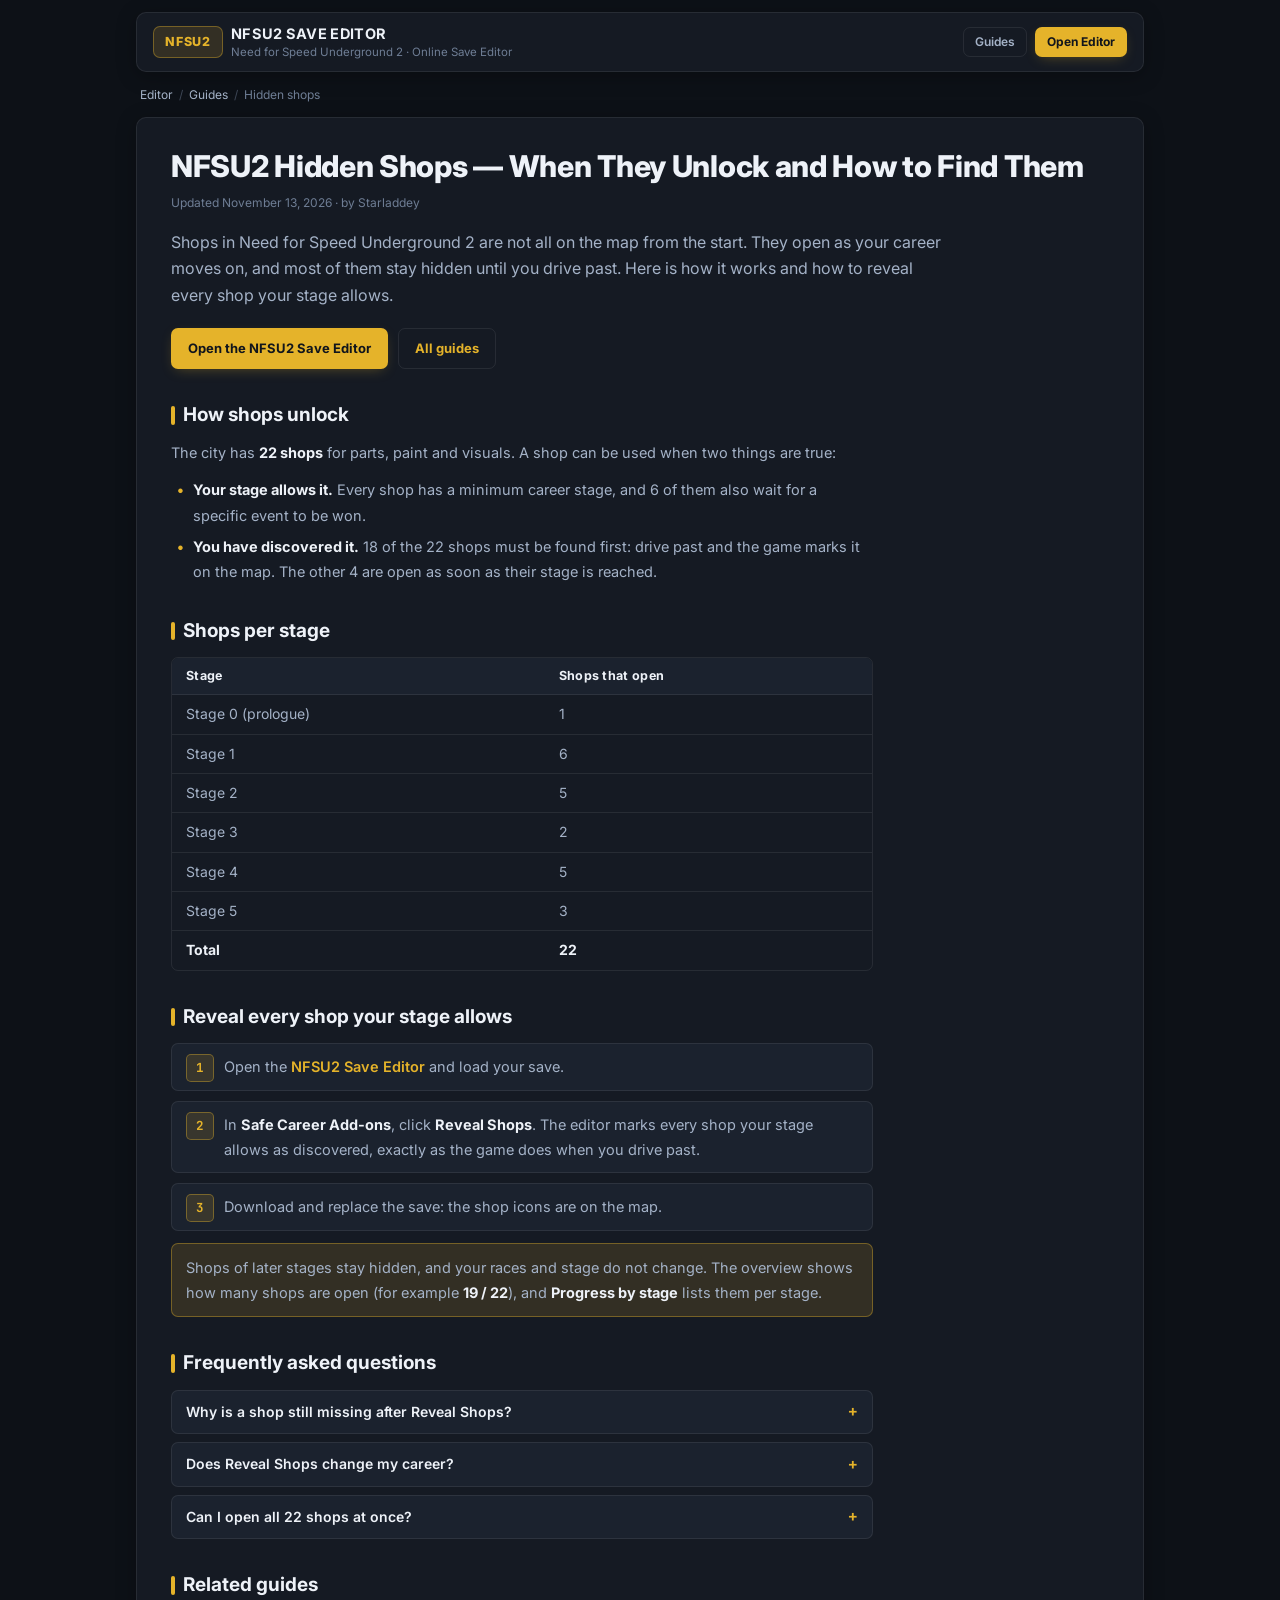
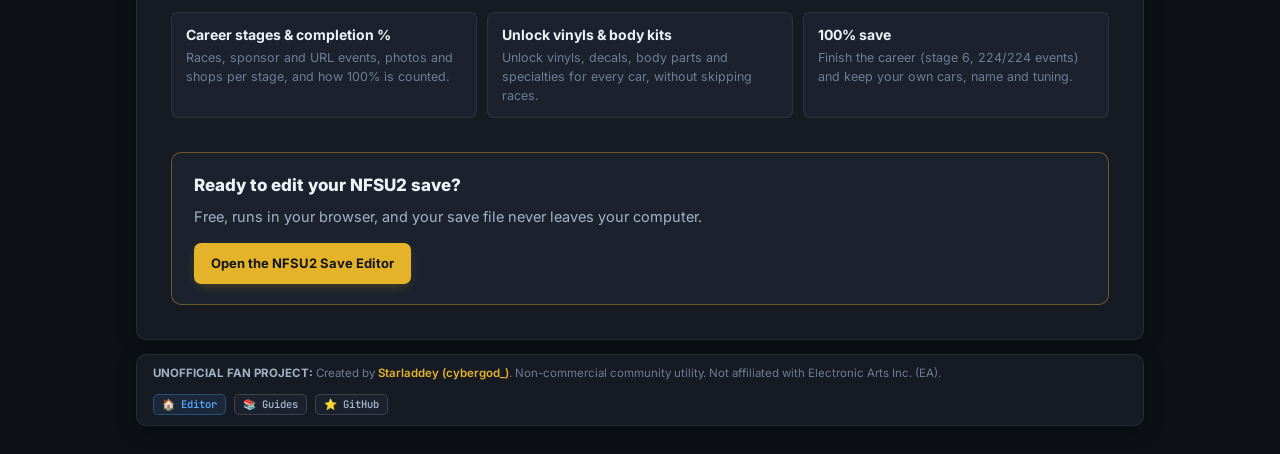
<file: guides/nfsu2-hidden-shops/index.html>
<!DOCTYPE html>
<html lang="en" data-theme="dark">
<head>
  <meta charset="UTF-8" />
  <meta name="viewport" content="width=device-width, initial-scale=1.0" />
  <title>NFSU2 Hidden Shops: When They Unlock and How to Find Them</title>
  <meta name="description" content="NFS Underground 2 has 22 shops that open stage by stage, and most must be found by driving past them. When each opens, and how to reveal them all." />
  <meta name="robots" content="index, follow, max-image-preview:large, max-snippet:-1, max-video-preview:-1" />
  <link rel="canonical" href="https://nfsu2.divon.eu/guides/nfsu2-hidden-shops/" />
  <link rel="icon" type="image/svg+xml" sizes="any" href="/assets/favicon.svg" />
  <link rel="icon" type="image/png" sizes="48x48" href="/assets/favicon-48.png" />
  <link rel="apple-touch-icon" sizes="180x180" href="/assets/apple-touch-icon.png" />
  <link rel="manifest" href="/manifest.webmanifest" />
  <meta name="theme-color" content="#151a23" />

  <meta property="og:type" content="article" />
  <meta property="og:site_name" content="NFSU2 Save Editor" />
  <meta property="og:locale" content="en_US" />
  <meta property="og:url" content="https://nfsu2.divon.eu/guides/nfsu2-hidden-shops/" />
  <meta property="og:title" content="NFSU2 Hidden Shops: When They Unlock and How to Find Them" />
  <meta property="og:description" content="NFS Underground 2 has 22 shops that open stage by stage, and most must be found by driving past them. When each opens, and how to reveal them all." />
  <meta property="og:image" content="https://nfsu2.divon.eu/assets/og-image.png" />
  <meta property="og:image:width" content="1200" />
  <meta property="og:image:height" content="630" />
  <meta name="twitter:card" content="summary_large_image" />
  <meta name="twitter:title" content="NFSU2 Hidden Shops: When They Unlock and How to Find Them" />
  <meta name="twitter:description" content="NFS Underground 2 has 22 shops that open stage by stage, and most must be found by driving past them. When each opens, and how to reveal them all." />
  <meta name="twitter:image" content="https://nfsu2.divon.eu/assets/og-image.png" />

  <link rel="preconnect" href="https://fonts.googleapis.com" />
  <link rel="preconnect" href="https://fonts.gstatic.com" crossorigin />
  <link href="https://fonts.googleapis.com/css2?family=Inter:wght@400;500;600;700;800&family=JetBrains+Mono:wght@400;500;600;700&display=swap" rel="stylesheet" />

  <script type="application/ld+json">
  {
    "@context": "https://schema.org",
    "@type": "Article",
    "headline": "NFSU2 Hidden Shops — When They Unlock and How to Find Them",
    "description": "NFS Underground 2 has 22 shops that open stage by stage, and most must be found by driving past them. When each opens, and how to reveal them all.",
    "image": "https://nfsu2.divon.eu/assets/og-image.png",
    "datePublished": "2026-11-13",
    "dateModified": "2026-11-13",
    "inLanguage": "en",
    "author": {
      "@type": "Person",
      "name": "Starladdey (cybergod_)",
      "url": "https://github.com/Starladdey/nfsu2-save-editor"
    },
    "publisher": {
      "@type": "Person",
      "name": "Starladdey (cybergod_)",
      "url": "https://github.com/Starladdey/nfsu2-save-editor"
    },
    "mainEntityOfPage": {
      "@type": "WebPage",
      "@id": "https://nfsu2.divon.eu/guides/nfsu2-hidden-shops/"
    },
    "isPartOf": {
      "@id": "https://nfsu2.divon.eu/#website"
    },
    "about": {
      "@type": "VideoGame",
      "name": "Need for Speed: Underground 2",
      "alternateName": [
        "NFSU2",
        "NFS Underground 2"
      ],
      "publisher": {
        "@type": "Organization",
        "name": "Electronic Arts"
      }
    }
  }
  </script>
  <script type="application/ld+json">
  {
    "@context": "https://schema.org",
    "@type": "BreadcrumbList",
    "itemListElement": [
      {
        "@type": "ListItem",
        "position": 1,
        "name": "Editor",
        "item": "https://nfsu2.divon.eu/"
      },
      {
        "@type": "ListItem",
        "position": 2,
        "name": "Guides",
        "item": "https://nfsu2.divon.eu/guides/"
      },
      {
        "@type": "ListItem",
        "position": 3,
        "name": "Hidden shops",
        "item": "https://nfsu2.divon.eu/guides/nfsu2-hidden-shops/"
      }
    ]
  }
  </script>
  <script type="application/ld+json">
  {
    "@context": "https://schema.org",
    "@type": "FAQPage",
    "mainEntity": [
      {
        "@type": "Question",
        "name": "Why is a shop still missing after Reveal Shops?",
        "acceptedAnswer": {
          "@type": "Answer",
          "text": "It belongs to a later stage, or it waits for a specific event to be won first. It opens as your career moves on, or with 100% Career."
        }
      },
      {
        "@type": "Question",
        "name": "Does Reveal Shops change my career?",
        "acceptedAnswer": {
          "@type": "Answer",
          "text": "No. It only marks shops as discovered. Stage, races and their results stay the same."
        }
      },
      {
        "@type": "Question",
        "name": "Can I open all 22 shops at once?",
        "acceptedAnswer": {
          "@type": "Answer",
          "text": "Yes, by finishing the career with 100% Career: every stage is reached, and every shop with it."
        }
      }
    ]
  }
  </script>

  <link rel="stylesheet" href="/css/style.css" />
  <link rel="stylesheet" href="/css/landing.css" />
  <script defer src="https://e.divon.eu/s.js"></script>
</head>
<body>
  <div class="page-shell">
    <header class="site-header">
      <a class="brand" href="/" title="NFSU2 Save Editor">
        <div class="brand-badge">NFSU2</div>
        <div class="brand-text">
          <span class="brand-title">NFSU2 SAVE EDITOR</span>
          <span class="subtitle">Need for Speed Underground 2 · Online Save Editor</span>
        </div>
      </a>
      <nav class="site-nav" aria-label="Main">
        <a class="btn btn-ghost btn-sm" href="/guides/">Guides</a>
        <a class="btn btn-primary btn-sm" href="/">Open Editor</a>
      </nav>
    </header>
    <nav class="breadcrumbs" aria-label="Breadcrumb"><a href="/">Editor</a> <span class="sep">/</span> <a href="/guides/">Guides</a> <span class="sep">/</span> <span aria-current="page">Hidden shops</span></nav>

    <main id="main"><article class="article">
      <h1>NFSU2 Hidden Shops — When They Unlock and How to Find Them</h1>
      <p class="meta">Updated <time datetime="2026-11-13">November 13, 2026</time> · by Starladdey</p>
      <p class="lead">Shops in Need for Speed Underground 2 are not all on the map from the start. They open as your career moves on, and most of them stay hidden until you drive past. Here is how it works and how to reveal every shop your stage allows.</p>
      <div class="cta-row">
        <a class="btn btn-primary btn-lg" href="/">Open the NFSU2 Save Editor</a>
        <a class="btn btn-ghost btn-lg" href="/guides/">All guides</a>
      </div>

      <h2>How shops unlock</h2>
<p>The city has <strong>22 shops</strong> for parts, paint and visuals. A shop can be used when two things are true:</p>
<ul class="bullets">
  <li><strong>Your stage allows it.</strong> Every shop has a minimum career stage, and 6 of them also wait for a specific event to be won.</li>
  <li><strong>You have discovered it.</strong> 18 of the 22 shops must be found first: drive past and the game marks it on the map. The other 4 are open as soon as their stage is reached.</li>
</ul>

      <h2>Shops per stage</h2>
<div class="table-wrap"><table>
  <thead><tr><th>Stage</th><th>Shops that open</th></tr></thead>
  <tbody>
    <tr><td>Stage 0 (prologue)</td><td>1</td></tr>
    <tr><td>Stage 1</td><td>6</td></tr>
    <tr><td>Stage 2</td><td>5</td></tr>
    <tr><td>Stage 3</td><td>2</td></tr>
    <tr><td>Stage 4</td><td>5</td></tr>
    <tr><td>Stage 5</td><td>3</td></tr>
    <tr><td><strong>Total</strong></td><td><strong>22</strong></td></tr>
  </tbody>
</table></div>

      <h2>Reveal every shop your stage allows</h2>
<ol class="steps">
  <li>Open the <a href="/">NFSU2 Save Editor</a> and load your save.</li>
  <li>In <strong>Safe Career Add-ons</strong>, click <strong>Reveal Shops</strong>. The editor marks every shop your stage allows as discovered, exactly as the game does when you drive past.</li>
  <li>Download and replace the save: the shop icons are on the map.</li>
</ol>
<p class="callout">Shops of later stages stay hidden, and your races and stage do not change. The overview shows how many shops are open (for example <strong>19 / 22</strong>), and <strong>Progress by stage</strong> lists them per stage.</p>

      <h2>Frequently asked questions</h2>
      <div class="faq-list"><details class="faq-q"><summary>Why is a shop still missing after Reveal Shops?</summary><p>It belongs to a later stage, or it waits for a specific event to be won first. It opens as your career moves on, or with 100% Career.</p></details><details class="faq-q"><summary>Does Reveal Shops change my career?</summary><p>No. It only marks shops as discovered. Stage, races and their results stay the same.</p></details><details class="faq-q"><summary>Can I open all 22 shops at once?</summary><p>Yes, by finishing the career with 100% Career: every stage is reached, and every shop with it.</p></details></div>

      <h2>Related guides</h2>
      <div class="related-grid"><a class="guide-card" href="/guides/nfsu2-career-stages-completion/"><span class="gc-title">Career stages &amp; completion %</span><span class="gc-sub">Races, sponsor and URL events, photos and shops per stage, and how 100% is counted.</span></a><a class="guide-card" href="/guides/nfsu2-unlock-vinyls-body-kits/"><span class="gc-title">Unlock vinyls &amp; body kits</span><span class="gc-sub">Unlock vinyls, decals, body parts and specialties for every car, without skipping races.</span></a><a class="guide-card" href="/guides/nfsu2-100-percent-save/"><span class="gc-title">100% save</span><span class="gc-sub">Finish the career (stage 6, 224/224 events) and keep your own cars, name and tuning.</span></a></div>

      <div class="final-cta">
        <div class="final-title">Ready to edit your NFSU2 save?</div>
        <p>Free, runs in your browser, and your save file never leaves your computer.</p>
        <div class="cta-row"><a class="btn btn-primary btn-lg" href="/">Open the NFSU2 Save Editor</a></div>
      </div>
    </article></main>

    <footer class="site-footer">
      <span><strong>UNOFFICIAL FAN PROJECT:</strong> Created by <a href="https://github.com/Starladdey/nfsu2-save-editor" target="_blank" rel="noopener" class="link-amber">Starladdey (cybergod_)</a>. Non-commercial community utility. Not affiliated with Electronic Arts Inc. (EA).</span>
      <span class="footer-pills">
        <a href="/" class="privacy-pill pill-blue">&#127968; Editor</a>
        <a href="/guides/" class="privacy-pill pill-neutral">&#128218; Guides</a>
        <a href="https://github.com/Starladdey/nfsu2-save-editor" target="_blank" rel="noopener" class="privacy-pill pill-neutral">&#11088; GitHub</a>
      </span>
    </footer>
  </div>
</body>
</html>
</file>
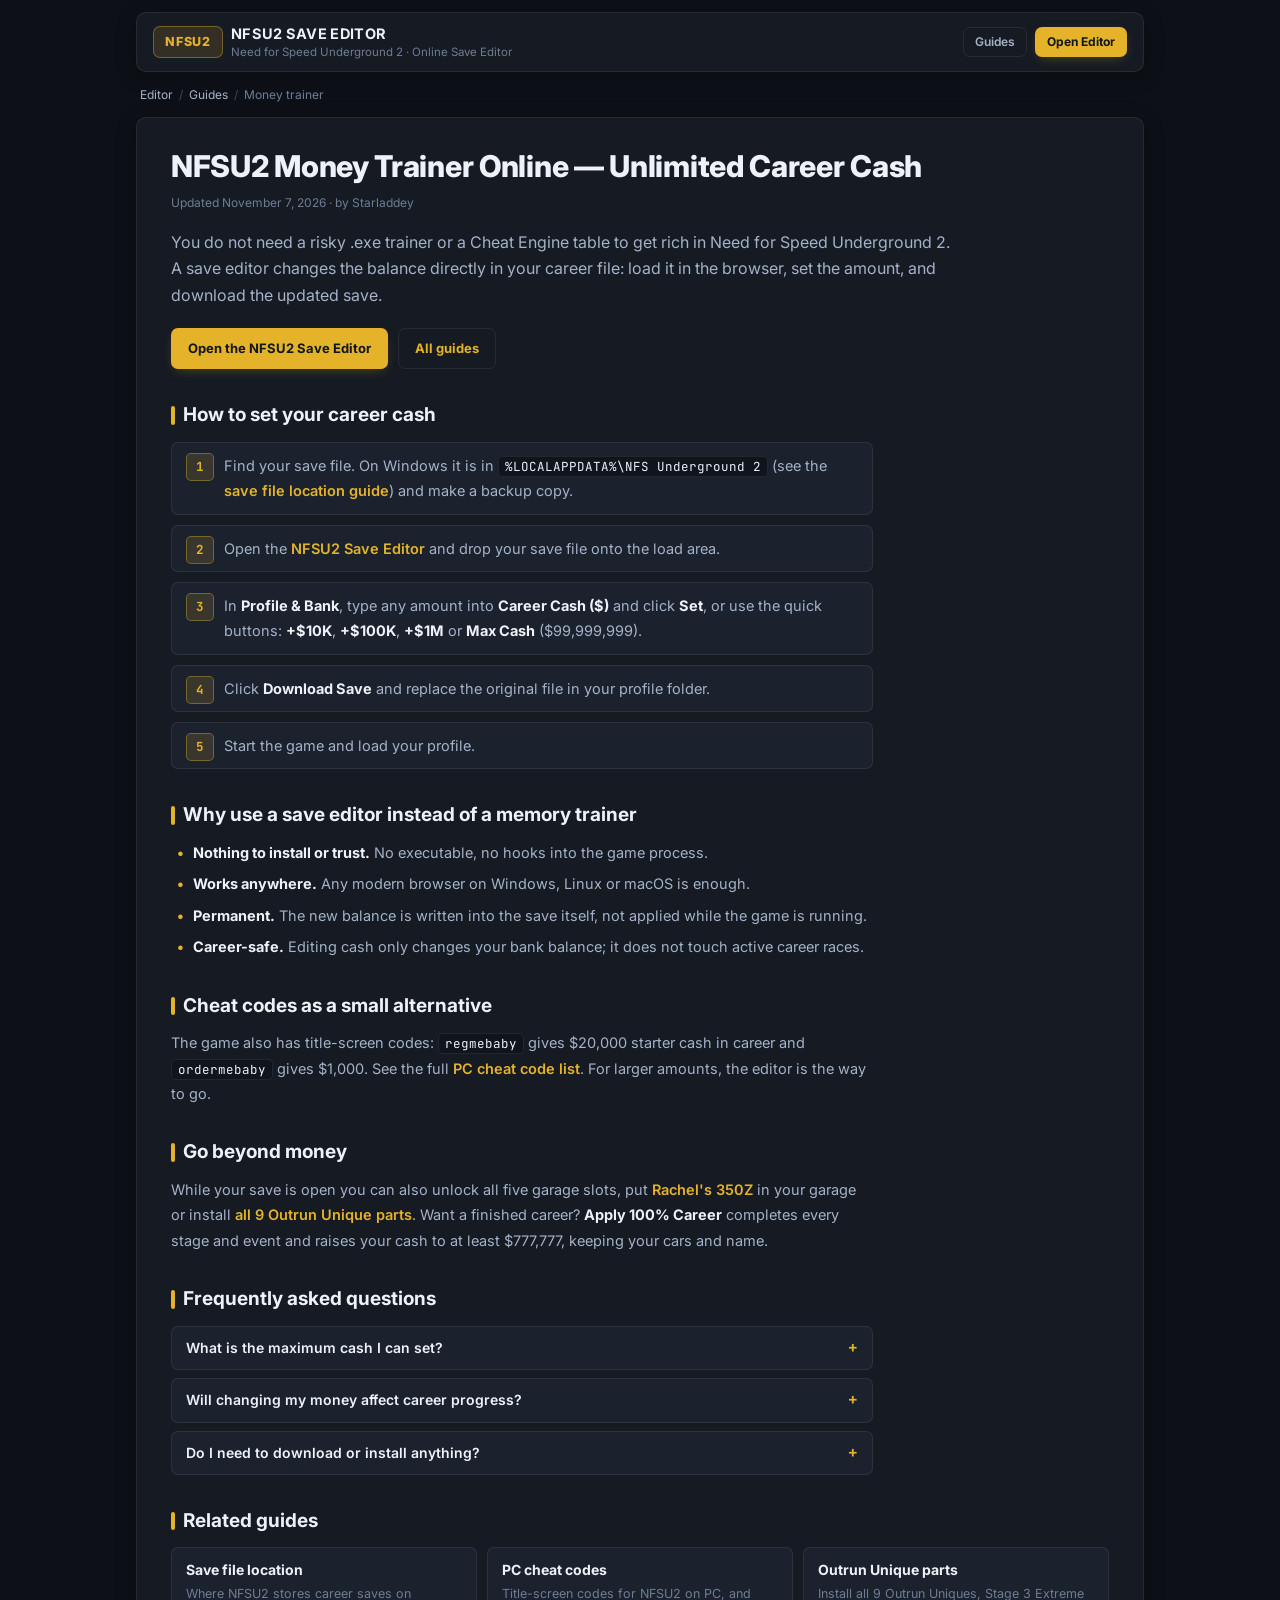
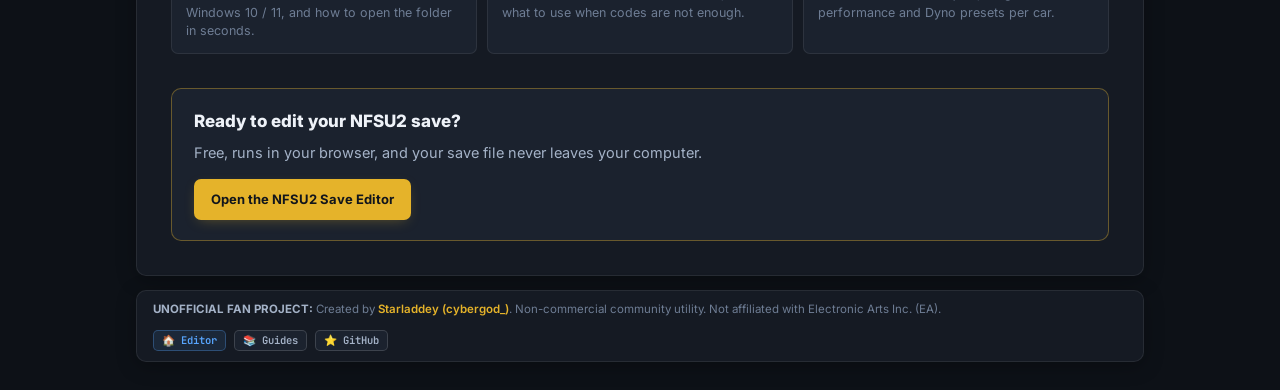
<file: guides/nfsu2-money-trainer/index.html>
<!DOCTYPE html>
<html lang="en" data-theme="dark">
<head>
  <meta charset="UTF-8" />
  <meta name="viewport" content="width=device-width, initial-scale=1.0" />
  <title>NFSU2 Money Trainer Online: Unlimited Career Cash | No .exe</title>
  <meta name="description" content="Get unlimited cash in NFS Underground 2 without a downloadable trainer. Load your career save, set any balance or Max Cash ($99,999,999) and download it." />
  <meta name="robots" content="index, follow, max-image-preview:large, max-snippet:-1, max-video-preview:-1" />
  <link rel="canonical" href="https://nfsu2.divon.eu/guides/nfsu2-money-trainer/" />
  <link rel="icon" type="image/svg+xml" sizes="any" href="/assets/favicon.svg" />
  <link rel="icon" type="image/png" sizes="48x48" href="/assets/favicon-48.png" />
  <link rel="apple-touch-icon" sizes="180x180" href="/assets/apple-touch-icon.png" />
  <link rel="manifest" href="/manifest.webmanifest" />
  <meta name="theme-color" content="#151a23" />

  <meta property="og:type" content="article" />
  <meta property="og:site_name" content="NFSU2 Save Editor" />
  <meta property="og:locale" content="en_US" />
  <meta property="og:url" content="https://nfsu2.divon.eu/guides/nfsu2-money-trainer/" />
  <meta property="og:title" content="NFSU2 Money Trainer Online: Unlimited Career Cash | No .exe" />
  <meta property="og:description" content="Get unlimited cash in NFS Underground 2 without a downloadable trainer. Load your career save, set any balance or Max Cash ($99,999,999) and download it." />
  <meta property="og:image" content="https://nfsu2.divon.eu/assets/og-image.png" />
  <meta property="og:image:width" content="1200" />
  <meta property="og:image:height" content="630" />
  <meta name="twitter:card" content="summary_large_image" />
  <meta name="twitter:title" content="NFSU2 Money Trainer Online: Unlimited Career Cash | No .exe" />
  <meta name="twitter:description" content="Get unlimited cash in NFS Underground 2 without a downloadable trainer. Load your career save, set any balance or Max Cash ($99,999,999) and download it." />
  <meta name="twitter:image" content="https://nfsu2.divon.eu/assets/og-image.png" />

  <link rel="preconnect" href="https://fonts.googleapis.com" />
  <link rel="preconnect" href="https://fonts.gstatic.com" crossorigin />
  <link href="https://fonts.googleapis.com/css2?family=Inter:wght@400;500;600;700;800&family=JetBrains+Mono:wght@400;500;600;700&display=swap" rel="stylesheet" />

  <script type="application/ld+json">
  {
    "@context": "https://schema.org",
    "@type": "Article",
    "headline": "NFSU2 Money Trainer Online — Unlimited Career Cash",
    "description": "Get unlimited cash in NFS Underground 2 without a downloadable trainer. Load your career save, set any balance or Max Cash ($99,999,999) and download it.",
    "image": "https://nfsu2.divon.eu/assets/og-image.png",
    "datePublished": "2026-11-07",
    "dateModified": "2026-11-07",
    "inLanguage": "en",
    "author": {
      "@type": "Person",
      "name": "Starladdey (cybergod_)",
      "url": "https://github.com/Starladdey/nfsu2-save-editor"
    },
    "publisher": {
      "@type": "Person",
      "name": "Starladdey (cybergod_)",
      "url": "https://github.com/Starladdey/nfsu2-save-editor"
    },
    "mainEntityOfPage": {
      "@type": "WebPage",
      "@id": "https://nfsu2.divon.eu/guides/nfsu2-money-trainer/"
    },
    "isPartOf": {
      "@id": "https://nfsu2.divon.eu/#website"
    },
    "about": {
      "@type": "VideoGame",
      "name": "Need for Speed: Underground 2",
      "alternateName": [
        "NFSU2",
        "NFS Underground 2"
      ],
      "publisher": {
        "@type": "Organization",
        "name": "Electronic Arts"
      }
    }
  }
  </script>
  <script type="application/ld+json">
  {
    "@context": "https://schema.org",
    "@type": "BreadcrumbList",
    "itemListElement": [
      {
        "@type": "ListItem",
        "position": 1,
        "name": "Editor",
        "item": "https://nfsu2.divon.eu/"
      },
      {
        "@type": "ListItem",
        "position": 2,
        "name": "Guides",
        "item": "https://nfsu2.divon.eu/guides/"
      },
      {
        "@type": "ListItem",
        "position": 3,
        "name": "Money trainer",
        "item": "https://nfsu2.divon.eu/guides/nfsu2-money-trainer/"
      }
    ]
  }
  </script>
  <script type="application/ld+json">
  {
    "@context": "https://schema.org",
    "@type": "FAQPage",
    "mainEntity": [
      {
        "@type": "Question",
        "name": "What is the maximum cash I can set?",
        "acceptedAnswer": {
          "@type": "Answer",
          "text": "The Max Cash button sets $99,999,999, and the cash field accepts values up to $999,999,999."
        }
      },
      {
        "@type": "Question",
        "name": "Will changing my money affect career progress?",
        "acceptedAnswer": {
          "@type": "Answer",
          "text": "No. Editing the bank balance only changes your cash; race progress, garage and unlocks stay as they are."
        }
      },
      {
        "@type": "Question",
        "name": "Do I need to download or install anything?",
        "acceptedAnswer": {
          "@type": "Answer",
          "text": "No. The editor runs in your browser. You only download the edited save file and copy it back into your profile folder."
        }
      }
    ]
  }
  </script>

  <link rel="stylesheet" href="/css/style.css" />
  <link rel="stylesheet" href="/css/landing.css" />
  <script defer src="https://e.divon.eu/s.js"></script>
</head>
<body>
  <div class="page-shell">
    <header class="site-header">
      <a class="brand" href="/" title="NFSU2 Save Editor">
        <div class="brand-badge">NFSU2</div>
        <div class="brand-text">
          <span class="brand-title">NFSU2 SAVE EDITOR</span>
          <span class="subtitle">Need for Speed Underground 2 · Online Save Editor</span>
        </div>
      </a>
      <nav class="site-nav" aria-label="Main">
        <a class="btn btn-ghost btn-sm" href="/guides/">Guides</a>
        <a class="btn btn-primary btn-sm" href="/">Open Editor</a>
      </nav>
    </header>
    <nav class="breadcrumbs" aria-label="Breadcrumb"><a href="/">Editor</a> <span class="sep">/</span> <a href="/guides/">Guides</a> <span class="sep">/</span> <span aria-current="page">Money trainer</span></nav>

    <main id="main"><article class="article">
      <h1>NFSU2 Money Trainer Online — Unlimited Career Cash</h1>
      <p class="meta">Updated <time datetime="2026-11-07">November 7, 2026</time> · by Starladdey</p>
      <p class="lead">You do not need a risky .exe trainer or a Cheat Engine table to get rich in Need for Speed Underground 2. A save editor changes the balance directly in your career file: load it in the browser, set the amount, and download the updated save.</p>
      <div class="cta-row">
        <a class="btn btn-primary btn-lg" href="/">Open the NFSU2 Save Editor</a>
        <a class="btn btn-ghost btn-lg" href="/guides/">All guides</a>
      </div>

      <h2>How to set your career cash</h2>
<ol class="steps">
  <li>Find your save file. On Windows it is in <code>%LOCALAPPDATA%\NFS Underground 2</code> (see the <a href="/guides/nfsu2-save-file-location/">save file location guide</a>) and make a backup copy.</li>
  <li>Open the <a href="/">NFSU2 Save Editor</a> and drop your save file onto the load area.</li>
  <li>In <strong>Profile &amp; Bank</strong>, type any amount into <strong>Career Cash ($)</strong> and click <strong>Set</strong>, or use the quick buttons: <strong>+$10K</strong>, <strong>+$100K</strong>, <strong>+$1M</strong> or <strong>Max Cash</strong> ($99,999,999).</li>
  <li>Click <strong>Download Save</strong> and replace the original file in your profile folder.</li>
  <li>Start the game and load your profile.</li>
</ol>

      <h2>Why use a save editor instead of a memory trainer</h2>
<ul class="bullets">
  <li><strong>Nothing to install or trust.</strong> No executable, no hooks into the game process.</li>
  <li><strong>Works anywhere.</strong> Any modern browser on Windows, Linux or macOS is enough.</li>
  <li><strong>Permanent.</strong> The new balance is written into the save itself, not applied while the game is running.</li>
  <li><strong>Career-safe.</strong> Editing cash only changes your bank balance; it does not touch active career races.</li>
</ul>

      <h2>Cheat codes as a small alternative</h2>
<p>The game also has title-screen codes: <code>regmebaby</code> gives $20,000 starter cash in career and <code>ordermebaby</code> gives $1,000. See the full <a href="/guides/nfsu2-cheat-codes-pc/">PC cheat code list</a>. For larger amounts, the editor is the way to go.</p>

      <h2>Go beyond money</h2>
<p>While your save is open you can also unlock all five garage slots, put <a href="/guides/rachel-350z-nfsu2/">Rachel's 350Z</a> in your garage or install <a href="/guides/nfsu2-outrun-unique-parts/">all 9 Outrun Unique parts</a>. Want a finished career? <strong>Apply 100% Career</strong> completes every stage and event and raises your cash to at least $777,777, keeping your cars and name.</p>


      <h2>Frequently asked questions</h2>
      <div class="faq-list"><details class="faq-q"><summary>What is the maximum cash I can set?</summary><p>The Max Cash button sets $99,999,999, and the cash field accepts values up to $999,999,999.</p></details><details class="faq-q"><summary>Will changing my money affect career progress?</summary><p>No. Editing the bank balance only changes your cash; race progress, garage and unlocks stay as they are.</p></details><details class="faq-q"><summary>Do I need to download or install anything?</summary><p>No. The editor runs in your browser. You only download the edited save file and copy it back into your profile folder.</p></details></div>

      <h2>Related guides</h2>
      <div class="related-grid"><a class="guide-card" href="/guides/nfsu2-save-file-location/"><span class="gc-title">Save file location</span><span class="gc-sub">Where NFSU2 stores career saves on Windows 10 / 11, and how to open the folder in seconds.</span></a><a class="guide-card" href="/guides/nfsu2-cheat-codes-pc/"><span class="gc-title">PC cheat codes</span><span class="gc-sub">Title-screen codes for NFSU2 on PC, and what to use when codes are not enough.</span></a><a class="guide-card" href="/guides/nfsu2-outrun-unique-parts/"><span class="gc-title">Outrun Unique parts</span><span class="gc-sub">Install all 9 Outrun Uniques, Stage 3 Extreme performance and Dyno presets per car.</span></a></div>

      <div class="final-cta">
        <div class="final-title">Ready to edit your NFSU2 save?</div>
        <p>Free, runs in your browser, and your save file never leaves your computer.</p>
        <div class="cta-row"><a class="btn btn-primary btn-lg" href="/">Open the NFSU2 Save Editor</a></div>
      </div>
    </article></main>

    <footer class="site-footer">
      <span><strong>UNOFFICIAL FAN PROJECT:</strong> Created by <a href="https://github.com/Starladdey/nfsu2-save-editor" target="_blank" rel="noopener" class="link-amber">Starladdey (cybergod_)</a>. Non-commercial community utility. Not affiliated with Electronic Arts Inc. (EA).</span>
      <span class="footer-pills">
        <a href="/" class="privacy-pill pill-blue">&#127968; Editor</a>
        <a href="/guides/" class="privacy-pill pill-neutral">&#128218; Guides</a>
        <a href="https://github.com/Starladdey/nfsu2-save-editor" target="_blank" rel="noopener" class="privacy-pill pill-neutral">&#11088; GitHub</a>
      </span>
    </footer>
  </div>
</body>
</html>
</file>
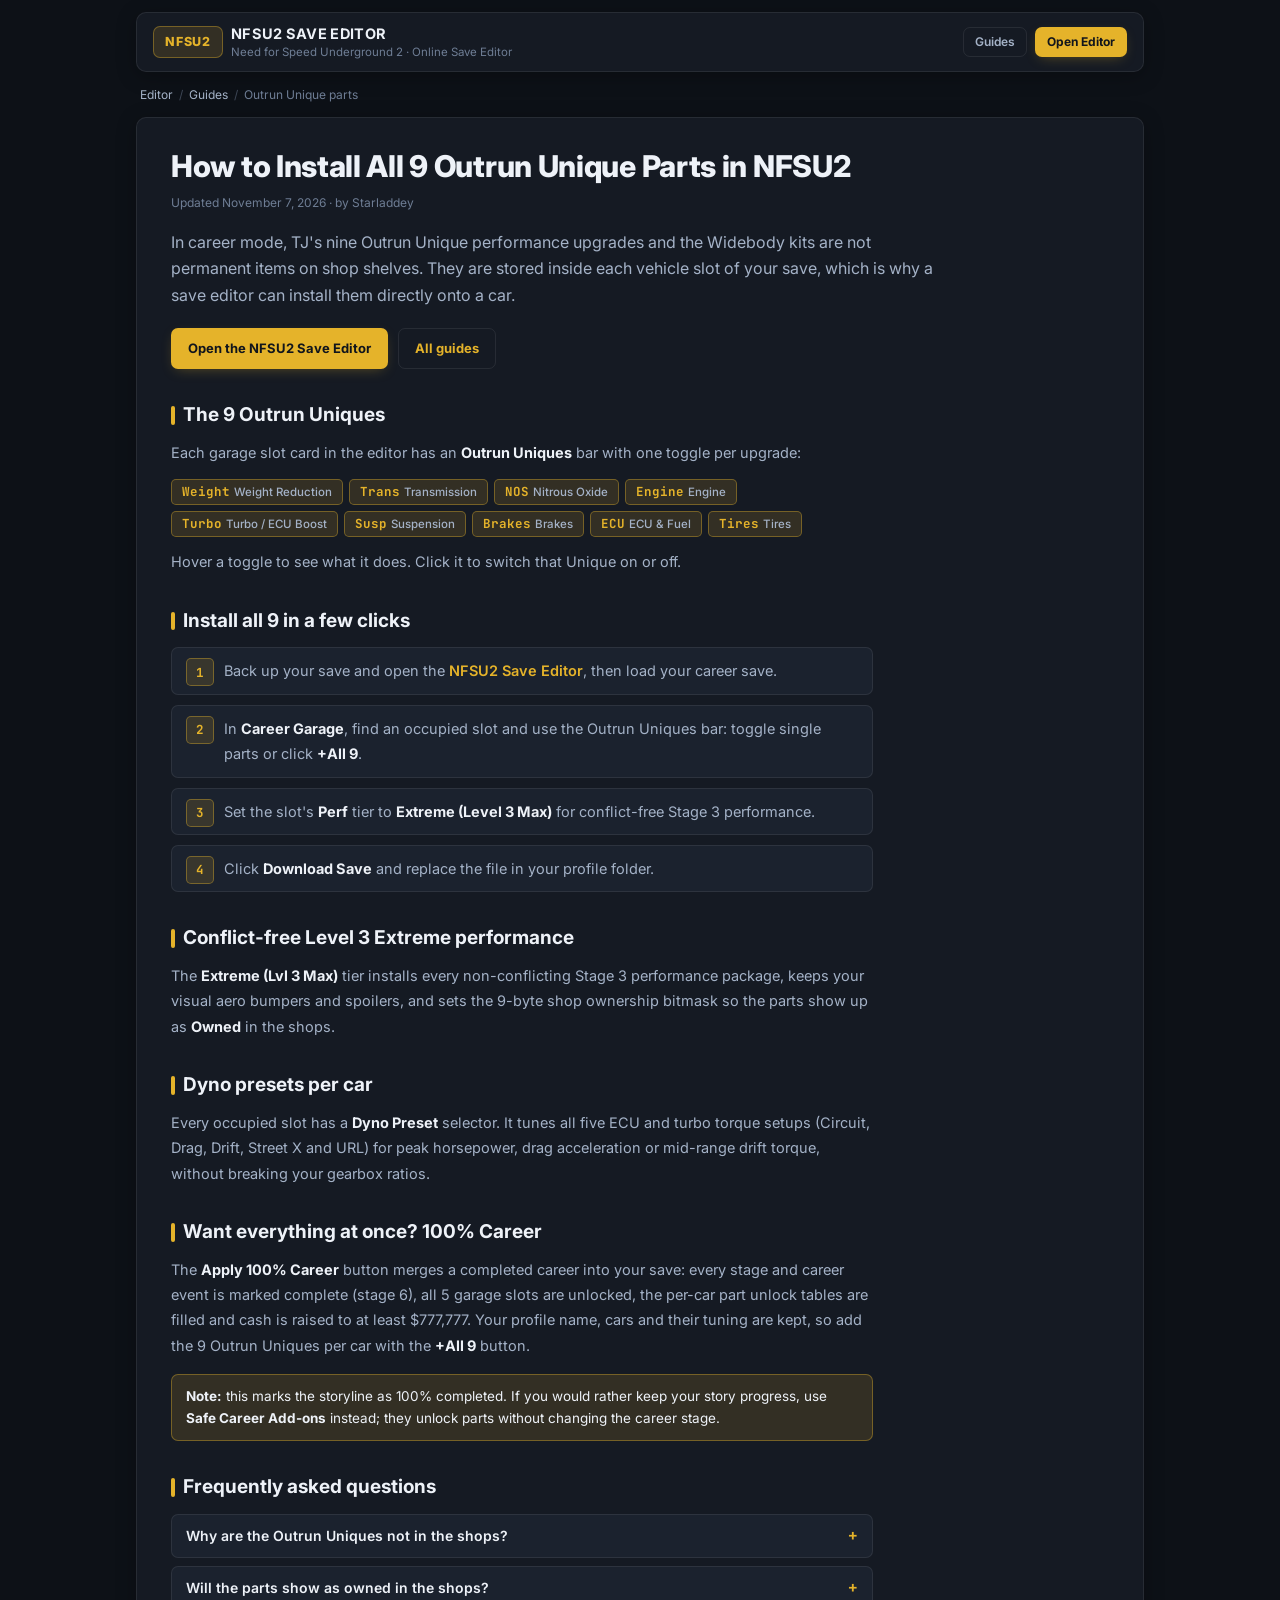
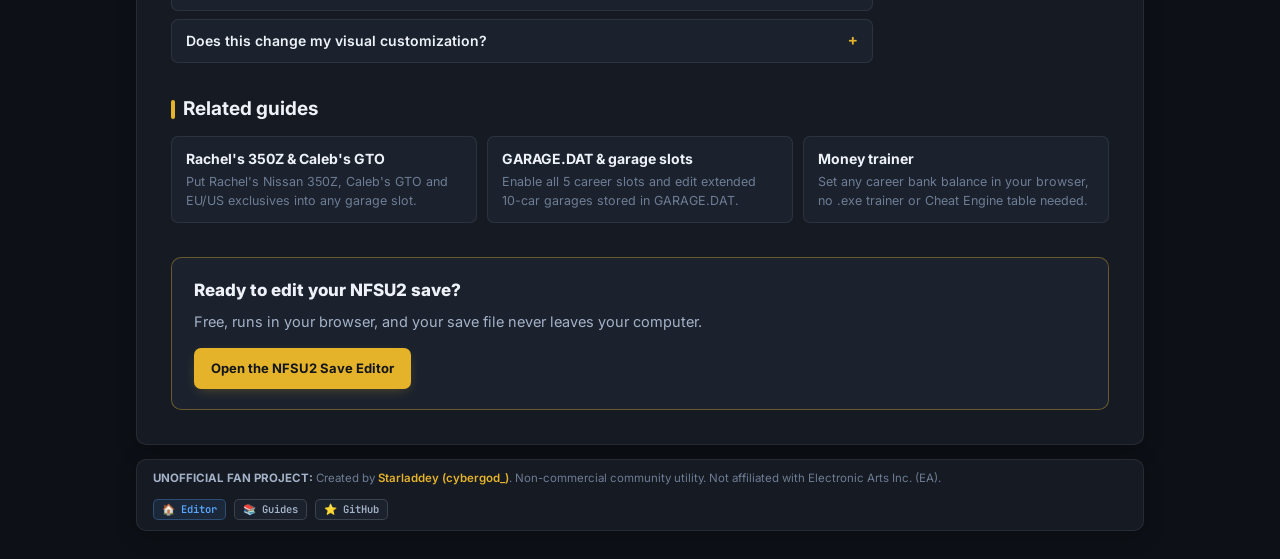
<file: guides/nfsu2-outrun-unique-parts/index.html>
<!DOCTYPE html>
<html lang="en" data-theme="dark">
<head>
  <meta charset="UTF-8" />
  <meta name="viewport" content="width=device-width, initial-scale=1.0" />
  <title>NFSU2 Outrun Unique Parts: Install All 9 Uniques on Any Car</title>
  <meta name="description" content="Install TJ&#x27;s 9 Outrun Unique performance parts and Stage 3 upgrades on any NFSU2 career car with the online save editor. No grinding, no shop hunting." />
  <meta name="robots" content="index, follow, max-image-preview:large, max-snippet:-1, max-video-preview:-1" />
  <link rel="canonical" href="https://nfsu2.divon.eu/guides/nfsu2-outrun-unique-parts/" />
  <link rel="icon" type="image/svg+xml" sizes="any" href="/assets/favicon.svg" />
  <link rel="icon" type="image/png" sizes="48x48" href="/assets/favicon-48.png" />
  <link rel="apple-touch-icon" sizes="180x180" href="/assets/apple-touch-icon.png" />
  <link rel="manifest" href="/manifest.webmanifest" />
  <meta name="theme-color" content="#151a23" />

  <meta property="og:type" content="article" />
  <meta property="og:site_name" content="NFSU2 Save Editor" />
  <meta property="og:locale" content="en_US" />
  <meta property="og:url" content="https://nfsu2.divon.eu/guides/nfsu2-outrun-unique-parts/" />
  <meta property="og:title" content="NFSU2 Outrun Unique Parts: Install All 9 Uniques on Any Car" />
  <meta property="og:description" content="Install TJ&#x27;s 9 Outrun Unique performance parts and Stage 3 upgrades on any NFSU2 career car with the online save editor. No grinding, no shop hunting." />
  <meta property="og:image" content="https://nfsu2.divon.eu/assets/og-image.png" />
  <meta property="og:image:width" content="1200" />
  <meta property="og:image:height" content="630" />
  <meta name="twitter:card" content="summary_large_image" />
  <meta name="twitter:title" content="NFSU2 Outrun Unique Parts: Install All 9 Uniques on Any Car" />
  <meta name="twitter:description" content="Install TJ&#x27;s 9 Outrun Unique performance parts and Stage 3 upgrades on any NFSU2 career car with the online save editor. No grinding, no shop hunting." />
  <meta name="twitter:image" content="https://nfsu2.divon.eu/assets/og-image.png" />

  <link rel="preconnect" href="https://fonts.googleapis.com" />
  <link rel="preconnect" href="https://fonts.gstatic.com" crossorigin />
  <link href="https://fonts.googleapis.com/css2?family=Inter:wght@400;500;600;700;800&family=JetBrains+Mono:wght@400;500;600;700&display=swap" rel="stylesheet" />

  <script type="application/ld+json">
  {
    "@context": "https://schema.org",
    "@type": "Article",
    "headline": "How to Install All 9 Outrun Unique Parts in NFSU2",
    "description": "Install TJ's 9 Outrun Unique performance parts and Stage 3 upgrades on any NFSU2 career car with the online save editor. No grinding, no shop hunting.",
    "image": "https://nfsu2.divon.eu/assets/og-image.png",
    "datePublished": "2026-11-07",
    "dateModified": "2026-11-07",
    "inLanguage": "en",
    "author": {
      "@type": "Person",
      "name": "Starladdey (cybergod_)",
      "url": "https://github.com/Starladdey/nfsu2-save-editor"
    },
    "publisher": {
      "@type": "Person",
      "name": "Starladdey (cybergod_)",
      "url": "https://github.com/Starladdey/nfsu2-save-editor"
    },
    "mainEntityOfPage": {
      "@type": "WebPage",
      "@id": "https://nfsu2.divon.eu/guides/nfsu2-outrun-unique-parts/"
    },
    "isPartOf": {
      "@id": "https://nfsu2.divon.eu/#website"
    },
    "about": {
      "@type": "VideoGame",
      "name": "Need for Speed: Underground 2",
      "alternateName": [
        "NFSU2",
        "NFS Underground 2"
      ],
      "publisher": {
        "@type": "Organization",
        "name": "Electronic Arts"
      }
    }
  }
  </script>
  <script type="application/ld+json">
  {
    "@context": "https://schema.org",
    "@type": "BreadcrumbList",
    "itemListElement": [
      {
        "@type": "ListItem",
        "position": 1,
        "name": "Editor",
        "item": "https://nfsu2.divon.eu/"
      },
      {
        "@type": "ListItem",
        "position": 2,
        "name": "Guides",
        "item": "https://nfsu2.divon.eu/guides/"
      },
      {
        "@type": "ListItem",
        "position": 3,
        "name": "Outrun Unique parts",
        "item": "https://nfsu2.divon.eu/guides/nfsu2-outrun-unique-parts/"
      }
    ]
  }
  </script>
  <script type="application/ld+json">
  {
    "@context": "https://schema.org",
    "@type": "FAQPage",
    "mainEntity": [
      {
        "@type": "Question",
        "name": "Why are the Outrun Uniques not in the shops?",
        "acceptedAnswer": {
          "@type": "Answer",
          "text": "In career mode the Uniques and Widebody kits are stored inside each vehicle slot rather than on permanent shop shelves, so they are added to the car itself."
        }
      },
      {
        "@type": "Question",
        "name": "Will the parts show as owned in the shops?",
        "acceptedAnswer": {
          "@type": "Answer",
          "text": "Yes. Setting a car to Extreme (Lvl 3 Max) also sets the 9-byte shop ownership bitmask so the installed parts appear as Owned."
        }
      },
      {
        "@type": "Question",
        "name": "Does this change my visual customization?",
        "acceptedAnswer": {
          "@type": "Answer",
          "text": "No. Extreme performance preserves your visual aero parts such as bumpers and spoilers."
        }
      }
    ]
  }
  </script>

  <link rel="stylesheet" href="/css/style.css" />
  <link rel="stylesheet" href="/css/landing.css" />
  <script defer src="https://e.divon.eu/s.js"></script>
</head>
<body>
  <div class="page-shell">
    <header class="site-header">
      <a class="brand" href="/" title="NFSU2 Save Editor">
        <div class="brand-badge">NFSU2</div>
        <div class="brand-text">
          <span class="brand-title">NFSU2 SAVE EDITOR</span>
          <span class="subtitle">Need for Speed Underground 2 · Online Save Editor</span>
        </div>
      </a>
      <nav class="site-nav" aria-label="Main">
        <a class="btn btn-ghost btn-sm" href="/guides/">Guides</a>
        <a class="btn btn-primary btn-sm" href="/">Open Editor</a>
      </nav>
    </header>
    <nav class="breadcrumbs" aria-label="Breadcrumb"><a href="/">Editor</a> <span class="sep">/</span> <a href="/guides/">Guides</a> <span class="sep">/</span> <span aria-current="page">Outrun Unique parts</span></nav>

    <main id="main"><article class="article">
      <h1>How to Install All 9 Outrun Unique Parts in NFSU2</h1>
      <p class="meta">Updated <time datetime="2026-11-07">November 7, 2026</time> · by Starladdey</p>
      <p class="lead">In career mode, TJ's nine Outrun Unique performance upgrades and the Widebody kits are not permanent items on shop shelves. They are stored inside each vehicle slot of your save, which is why a save editor can install them directly onto a car.</p>
      <div class="cta-row">
        <a class="btn btn-primary btn-lg" href="/">Open the NFSU2 Save Editor</a>
        <a class="btn btn-ghost btn-lg" href="/guides/">All guides</a>
      </div>

      <h2>The 9 Outrun Uniques</h2>
<p>Each garage slot card in the editor has an <strong>Outrun Uniques</strong> bar with one toggle per upgrade:</p>
<div class="chip-row"><span>Weight<small>Weight Reduction</small></span><span>Trans<small>Transmission</small></span><span>NOS<small>Nitrous Oxide</small></span><span>Engine<small>Engine</small></span><span>Turbo<small>Turbo / ECU Boost</small></span><span>Susp<small>Suspension</small></span><span>Brakes<small>Brakes</small></span><span>ECU<small>ECU &amp; Fuel</small></span><span>Tires<small>Tires</small></span></div>
<p>Hover a toggle to see what it does. Click it to switch that Unique on or off.</p>

      <h2>Install all 9 in a few clicks</h2>
<ol class="steps">
  <li>Back up your save and open the <a href="/">NFSU2 Save Editor</a>, then load your career save.</li>
  <li>In <strong>Career Garage</strong>, find an occupied slot and use the Outrun Uniques bar: toggle single parts or click <strong>+All 9</strong>.</li>
  <li>Set the slot's <strong>Perf</strong> tier to <strong>Extreme (Level 3 Max)</strong> for conflict-free Stage 3 performance.</li>
  <li>Click <strong>Download Save</strong> and replace the file in your profile folder.</li>
</ol>

      <h2>Conflict-free Level 3 Extreme performance</h2>
<p>The <strong>Extreme (Lvl 3 Max)</strong> tier installs every non-conflicting Stage 3 performance package, keeps your visual aero bumpers and spoilers, and sets the 9-byte shop ownership bitmask so the parts show up as <strong>Owned</strong> in the shops.</p>

      <h2>Dyno presets per car</h2>
<p>Every occupied slot has a <strong>Dyno Preset</strong> selector. It tunes all five ECU and turbo torque setups (Circuit, Drag, Drift, Street X and URL) for peak horsepower, drag acceleration or mid-range drift torque, without breaking your gearbox ratios.</p>

      <h2>Want everything at once? 100% Career</h2>
<p>The <strong>Apply 100% Career</strong> button merges a completed career into your save: every stage and career event is marked complete (stage 6), all 5 garage slots are unlocked, the per-car part unlock tables are filled and cash is raised to at least $777,777. Your profile name, cars and their tuning are kept, so add the 9 Outrun Uniques per car with the <strong>+All 9</strong> button.</p>
<div class="callout"><strong>Note:</strong> this marks the storyline as 100% completed. If you would rather keep your story progress, use <strong>Safe Career Add-ons</strong> instead; they unlock parts without changing the career stage.</div>


      <h2>Frequently asked questions</h2>
      <div class="faq-list"><details class="faq-q"><summary>Why are the Outrun Uniques not in the shops?</summary><p>In career mode the Uniques and Widebody kits are stored inside each vehicle slot rather than on permanent shop shelves, so they are added to the car itself.</p></details><details class="faq-q"><summary>Will the parts show as owned in the shops?</summary><p>Yes. Setting a car to Extreme (Lvl 3 Max) also sets the 9-byte shop ownership bitmask so the installed parts appear as Owned.</p></details><details class="faq-q"><summary>Does this change my visual customization?</summary><p>No. Extreme performance preserves your visual aero parts such as bumpers and spoilers.</p></details></div>

      <h2>Related guides</h2>
      <div class="related-grid"><a class="guide-card" href="/guides/rachel-350z-nfsu2/"><span class="gc-title">Rachel&#x27;s 350Z &amp; Caleb&#x27;s GTO</span><span class="gc-sub">Put Rachel&#x27;s Nissan 350Z, Caleb&#x27;s GTO and EU/US exclusives into any garage slot.</span></a><a class="guide-card" href="/guides/nfsu2-garage-dat-editor/"><span class="gc-title">GARAGE.DAT &amp; garage slots</span><span class="gc-sub">Enable all 5 career slots and edit extended 10-car garages stored in GARAGE.DAT.</span></a><a class="guide-card" href="/guides/nfsu2-money-trainer/"><span class="gc-title">Money trainer</span><span class="gc-sub">Set any career bank balance in your browser, no .exe trainer or Cheat Engine table needed.</span></a></div>

      <div class="final-cta">
        <div class="final-title">Ready to edit your NFSU2 save?</div>
        <p>Free, runs in your browser, and your save file never leaves your computer.</p>
        <div class="cta-row"><a class="btn btn-primary btn-lg" href="/">Open the NFSU2 Save Editor</a></div>
      </div>
    </article></main>

    <footer class="site-footer">
      <span><strong>UNOFFICIAL FAN PROJECT:</strong> Created by <a href="https://github.com/Starladdey/nfsu2-save-editor" target="_blank" rel="noopener" class="link-amber">Starladdey (cybergod_)</a>. Non-commercial community utility. Not affiliated with Electronic Arts Inc. (EA).</span>
      <span class="footer-pills">
        <a href="/" class="privacy-pill pill-blue">&#127968; Editor</a>
        <a href="/guides/" class="privacy-pill pill-neutral">&#128218; Guides</a>
        <a href="https://github.com/Starladdey/nfsu2-save-editor" target="_blank" rel="noopener" class="privacy-pill pill-neutral">&#11088; GitHub</a>
      </span>
    </footer>
  </div>
</body>
</html>
</file>
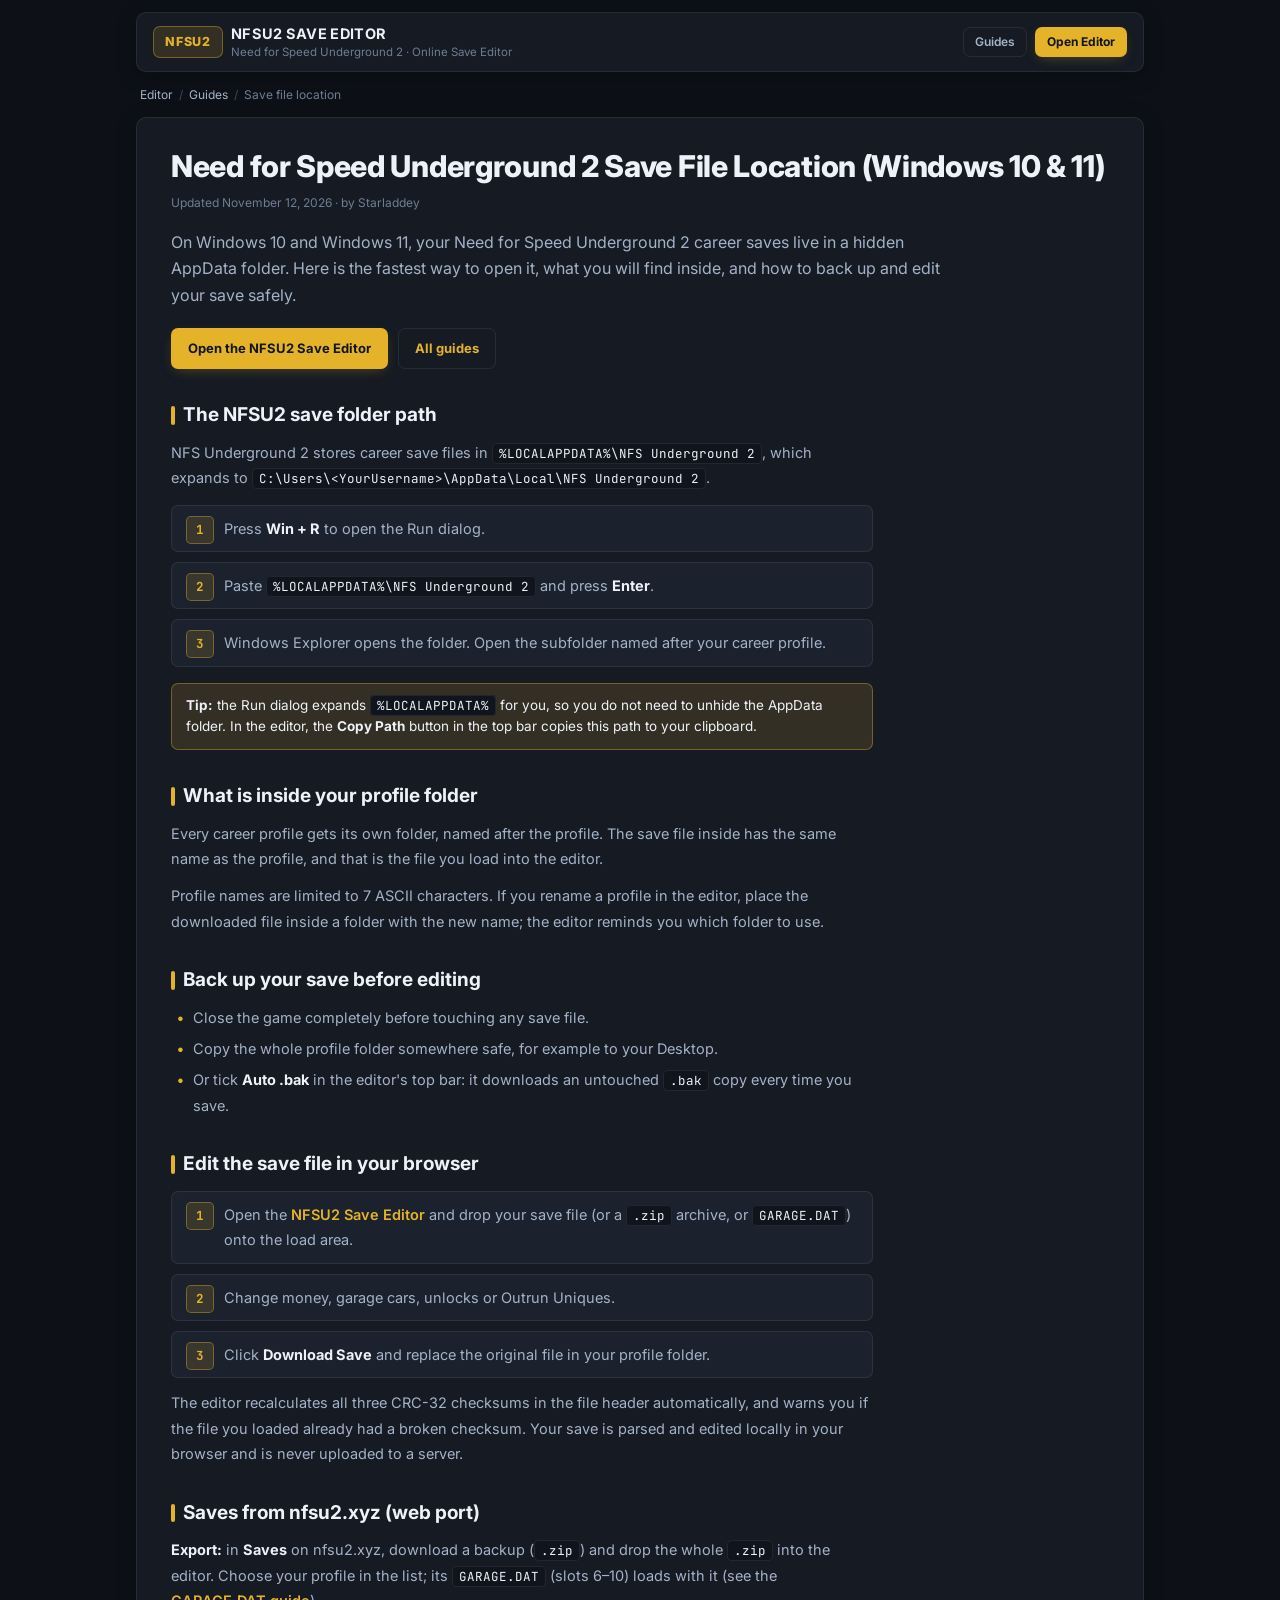
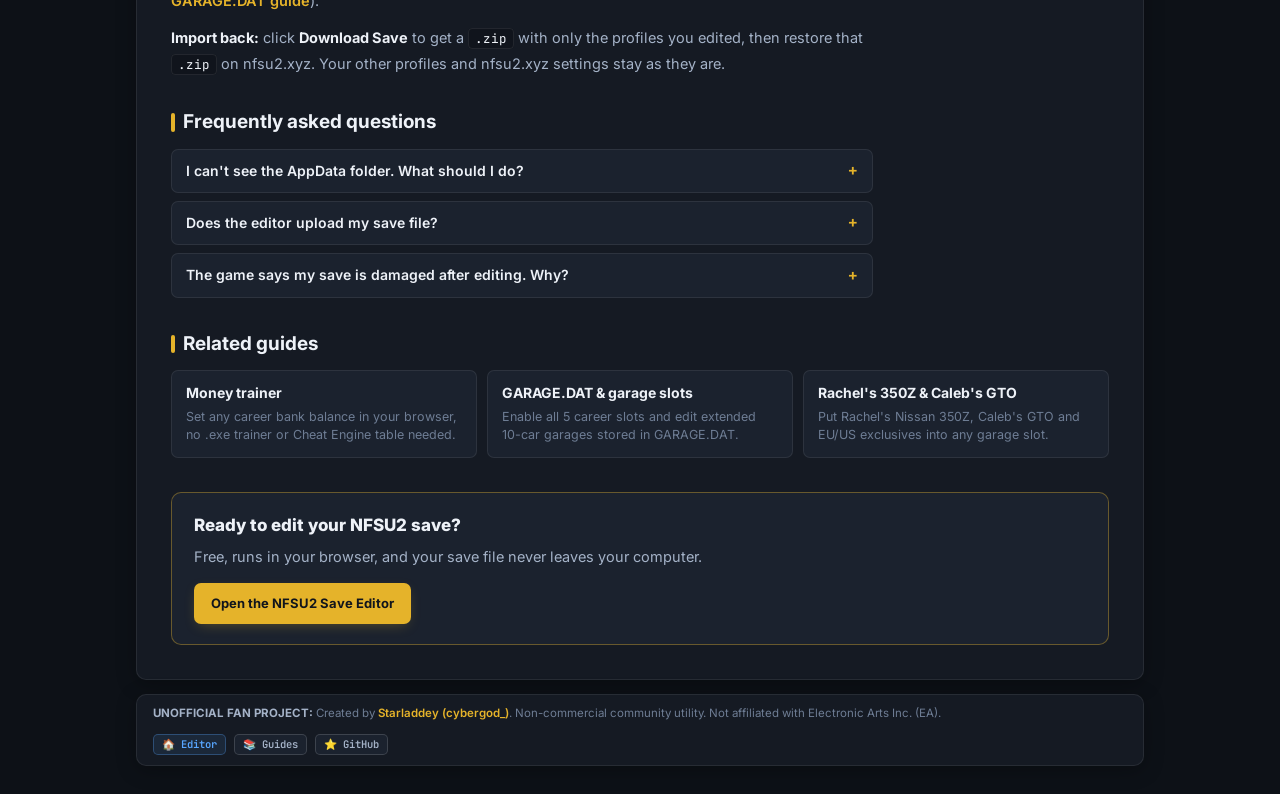
<file: guides/nfsu2-save-file-location/index.html>
<!DOCTYPE html>
<html lang="en" data-theme="dark">
<head>
  <meta charset="UTF-8" />
  <meta name="viewport" content="width=device-width, initial-scale=1.0" />
  <title>NFSU2 Save File Location on Windows 10 &amp; 11 | NFS Underground 2</title>
  <meta name="description" content="Where is the NFS Underground 2 save file? Open %LOCALAPPDATA%\NFS Underground 2, find your profile folder, back it up and edit it online." />
  <meta name="robots" content="index, follow, max-image-preview:large, max-snippet:-1, max-video-preview:-1" />
  <link rel="canonical" href="https://nfsu2.divon.eu/guides/nfsu2-save-file-location/" />
  <link rel="icon" type="image/svg+xml" sizes="any" href="/assets/favicon.svg" />
  <link rel="icon" type="image/png" sizes="48x48" href="/assets/favicon-48.png" />
  <link rel="apple-touch-icon" sizes="180x180" href="/assets/apple-touch-icon.png" />
  <link rel="manifest" href="/manifest.webmanifest" />
  <meta name="theme-color" content="#151a23" />

  <meta property="og:type" content="article" />
  <meta property="og:site_name" content="NFSU2 Save Editor" />
  <meta property="og:locale" content="en_US" />
  <meta property="og:url" content="https://nfsu2.divon.eu/guides/nfsu2-save-file-location/" />
  <meta property="og:title" content="NFSU2 Save File Location on Windows 10 &amp; 11 | NFS Underground 2" />
  <meta property="og:description" content="Where is the NFS Underground 2 save file? Open %LOCALAPPDATA%\NFS Underground 2, find your profile folder, back it up and edit it online." />
  <meta property="og:image" content="https://nfsu2.divon.eu/assets/og-image.png" />
  <meta property="og:image:width" content="1200" />
  <meta property="og:image:height" content="630" />
  <meta name="twitter:card" content="summary_large_image" />
  <meta name="twitter:title" content="NFSU2 Save File Location on Windows 10 &amp; 11 | NFS Underground 2" />
  <meta name="twitter:description" content="Where is the NFS Underground 2 save file? Open %LOCALAPPDATA%\NFS Underground 2, find your profile folder, back it up and edit it online." />
  <meta name="twitter:image" content="https://nfsu2.divon.eu/assets/og-image.png" />

  <link rel="preconnect" href="https://fonts.googleapis.com" />
  <link rel="preconnect" href="https://fonts.gstatic.com" crossorigin />
  <link href="https://fonts.googleapis.com/css2?family=Inter:wght@400;500;600;700;800&family=JetBrains+Mono:wght@400;500;600;700&display=swap" rel="stylesheet" />

  <script type="application/ld+json">
  {
    "@context": "https://schema.org",
    "@type": "Article",
    "headline": "Need for Speed Underground 2 Save File Location (Windows 10 & 11)",
    "description": "Where is the NFS Underground 2 save file? Open %LOCALAPPDATA%\\NFS Underground 2, find your profile folder, back it up and edit it online.",
    "image": "https://nfsu2.divon.eu/assets/og-image.png",
    "datePublished": "2026-11-07",
    "dateModified": "2026-11-12",
    "inLanguage": "en",
    "author": {
      "@type": "Person",
      "name": "Starladdey (cybergod_)",
      "url": "https://github.com/Starladdey/nfsu2-save-editor"
    },
    "publisher": {
      "@type": "Person",
      "name": "Starladdey (cybergod_)",
      "url": "https://github.com/Starladdey/nfsu2-save-editor"
    },
    "mainEntityOfPage": {
      "@type": "WebPage",
      "@id": "https://nfsu2.divon.eu/guides/nfsu2-save-file-location/"
    },
    "isPartOf": {
      "@id": "https://nfsu2.divon.eu/#website"
    },
    "about": {
      "@type": "VideoGame",
      "name": "Need for Speed: Underground 2",
      "alternateName": [
        "NFSU2",
        "NFS Underground 2"
      ],
      "publisher": {
        "@type": "Organization",
        "name": "Electronic Arts"
      }
    }
  }
  </script>
  <script type="application/ld+json">
  {
    "@context": "https://schema.org",
    "@type": "BreadcrumbList",
    "itemListElement": [
      {
        "@type": "ListItem",
        "position": 1,
        "name": "Editor",
        "item": "https://nfsu2.divon.eu/"
      },
      {
        "@type": "ListItem",
        "position": 2,
        "name": "Guides",
        "item": "https://nfsu2.divon.eu/guides/"
      },
      {
        "@type": "ListItem",
        "position": 3,
        "name": "Save file location",
        "item": "https://nfsu2.divon.eu/guides/nfsu2-save-file-location/"
      }
    ]
  }
  </script>
  <script type="application/ld+json">
  {
    "@context": "https://schema.org",
    "@type": "FAQPage",
    "mainEntity": [
      {
        "@type": "Question",
        "name": "I can't see the AppData folder. What should I do?",
        "acceptedAnswer": {
          "@type": "Answer",
          "text": "Use the Win + R method: pasting %LOCALAPPDATA%\\NFS Underground 2 into the Run dialog opens the folder directly, even if hidden items are turned off in Explorer."
        }
      },
      {
        "@type": "Question",
        "name": "Does the editor upload my save file?",
        "acceptedAnswer": {
          "@type": "Answer",
          "text": "No. Save files are parsed and edited 100% locally in your browser memory and are never sent to any server."
        }
      },
      {
        "@type": "Question",
        "name": "The game says my save is damaged after editing. Why?",
        "acceptedAnswer": {
          "@type": "Answer",
          "text": "That happens when a save is changed without fixing its checksums. Files downloaded from this editor have all three CRC-32 checksums recalculated automatically. If something still looks wrong, restore your backup copy."
        }
      }
    ]
  }
  </script>

  <link rel="stylesheet" href="/css/style.css" />
  <link rel="stylesheet" href="/css/landing.css" />
  <script defer src="https://e.divon.eu/s.js"></script>
</head>
<body>
  <div class="page-shell">
    <header class="site-header">
      <a class="brand" href="/" title="NFSU2 Save Editor">
        <div class="brand-badge">NFSU2</div>
        <div class="brand-text">
          <span class="brand-title">NFSU2 SAVE EDITOR</span>
          <span class="subtitle">Need for Speed Underground 2 · Online Save Editor</span>
        </div>
      </a>
      <nav class="site-nav" aria-label="Main">
        <a class="btn btn-ghost btn-sm" href="/guides/">Guides</a>
        <a class="btn btn-primary btn-sm" href="/">Open Editor</a>
      </nav>
    </header>
    <nav class="breadcrumbs" aria-label="Breadcrumb"><a href="/">Editor</a> <span class="sep">/</span> <a href="/guides/">Guides</a> <span class="sep">/</span> <span aria-current="page">Save file location</span></nav>

    <main id="main"><article class="article">
      <h1>Need for Speed Underground 2 Save File Location (Windows 10 &amp; 11)</h1>
      <p class="meta">Updated <time datetime="2026-11-12">November 12, 2026</time> · by Starladdey</p>
      <p class="lead">On Windows 10 and Windows 11, your Need for Speed Underground 2 career saves live in a hidden AppData folder. Here is the fastest way to open it, what you will find inside, and how to back up and edit your save safely.</p>
      <div class="cta-row">
        <a class="btn btn-primary btn-lg" href="/">Open the NFSU2 Save Editor</a>
        <a class="btn btn-ghost btn-lg" href="/guides/">All guides</a>
      </div>

      <h2>The NFSU2 save folder path</h2>
<p>NFS Underground 2 stores career save files in <code>%LOCALAPPDATA%\NFS Underground 2</code>, which expands to <code>C:\Users\&lt;YourUsername&gt;\AppData\Local\NFS Underground 2</code>.</p>
<ol class="steps">
  <li>Press <strong>Win + R</strong> to open the Run dialog.</li>
  <li>Paste <code>%LOCALAPPDATA%\NFS Underground 2</code> and press <strong>Enter</strong>.</li>
  <li>Windows Explorer opens the folder. Open the subfolder named after your career profile.</li>
</ol>
<div class="callout"><strong>Tip:</strong> the Run dialog expands <code>%LOCALAPPDATA%</code> for you, so you do not need to unhide the AppData folder. In the editor, the <strong>Copy Path</strong> button in the top bar copies this path to your clipboard.</div>

      <h2>What is inside your profile folder</h2>
<p>Every career profile gets its own folder, named after the profile. The save file inside has the same name as the profile, and that is the file you load into the editor.</p>
<p>Profile names are limited to 7 ASCII characters. If you rename a profile in the editor, place the downloaded file inside a folder with the new name; the editor reminds you which folder to use.</p>

      <h2>Back up your save before editing</h2>
<ul class="bullets">
  <li>Close the game completely before touching any save file.</li>
  <li>Copy the whole profile folder somewhere safe, for example to your Desktop.</li>
  <li>Or tick <strong>Auto .bak</strong> in the editor's top bar: it downloads an untouched <code>.bak</code> copy every time you save.</li>
</ul>

      <h2>Edit the save file in your browser</h2>
<ol class="steps">
  <li>Open the <a href="/">NFSU2 Save Editor</a> and drop your save file (or a <code>.zip</code> archive, or <code>GARAGE.DAT</code>) onto the load area.</li>
  <li>Change money, garage cars, unlocks or Outrun Uniques.</li>
  <li>Click <strong>Download Save</strong> and replace the original file in your profile folder.</li>
</ol>
<p>The editor recalculates all three CRC-32 checksums in the file header automatically, and warns you if the file you loaded already had a broken checksum. Your save is parsed and edited locally in your browser and is never uploaded to a server.</p>

      <h2>Saves from nfsu2.xyz (web port)</h2>
<p><strong>Export:</strong> in <strong>Saves</strong> on nfsu2.xyz, download a backup (<code>.zip</code>) and drop the whole <code>.zip</code> into the editor. Choose your profile in the list; its <code>GARAGE.DAT</code> (slots 6&ndash;10) loads with it (see the <a href="/guides/nfsu2-garage-dat-editor/">GARAGE.DAT guide</a>).</p>
<p><strong>Import back:</strong> click <strong>Download Save</strong> to get a <code>.zip</code> with only the profiles you edited, then restore that <code>.zip</code> on nfsu2.xyz. Your other profiles and nfsu2.xyz settings stay as they are.</p>


      <h2>Frequently asked questions</h2>
      <div class="faq-list"><details class="faq-q"><summary>I can&#x27;t see the AppData folder. What should I do?</summary><p>Use the Win + R method: pasting %LOCALAPPDATA%\NFS Underground 2 into the Run dialog opens the folder directly, even if hidden items are turned off in Explorer.</p></details><details class="faq-q"><summary>Does the editor upload my save file?</summary><p>No. Save files are parsed and edited 100% locally in your browser memory and are never sent to any server.</p></details><details class="faq-q"><summary>The game says my save is damaged after editing. Why?</summary><p>That happens when a save is changed without fixing its checksums. Files downloaded from this editor have all three CRC-32 checksums recalculated automatically. If something still looks wrong, restore your backup copy.</p></details></div>

      <h2>Related guides</h2>
      <div class="related-grid"><a class="guide-card" href="/guides/nfsu2-money-trainer/"><span class="gc-title">Money trainer</span><span class="gc-sub">Set any career bank balance in your browser, no .exe trainer or Cheat Engine table needed.</span></a><a class="guide-card" href="/guides/nfsu2-garage-dat-editor/"><span class="gc-title">GARAGE.DAT &amp; garage slots</span><span class="gc-sub">Enable all 5 career slots and edit extended 10-car garages stored in GARAGE.DAT.</span></a><a class="guide-card" href="/guides/rachel-350z-nfsu2/"><span class="gc-title">Rachel&#x27;s 350Z &amp; Caleb&#x27;s GTO</span><span class="gc-sub">Put Rachel&#x27;s Nissan 350Z, Caleb&#x27;s GTO and EU/US exclusives into any garage slot.</span></a></div>

      <div class="final-cta">
        <div class="final-title">Ready to edit your NFSU2 save?</div>
        <p>Free, runs in your browser, and your save file never leaves your computer.</p>
        <div class="cta-row"><a class="btn btn-primary btn-lg" href="/">Open the NFSU2 Save Editor</a></div>
      </div>
    </article></main>

    <footer class="site-footer">
      <span><strong>UNOFFICIAL FAN PROJECT:</strong> Created by <a href="https://github.com/Starladdey/nfsu2-save-editor" target="_blank" rel="noopener" class="link-amber">Starladdey (cybergod_)</a>. Non-commercial community utility. Not affiliated with Electronic Arts Inc. (EA).</span>
      <span class="footer-pills">
        <a href="/" class="privacy-pill pill-blue">&#127968; Editor</a>
        <a href="/guides/" class="privacy-pill pill-neutral">&#128218; Guides</a>
        <a href="https://github.com/Starladdey/nfsu2-save-editor" target="_blank" rel="noopener" class="privacy-pill pill-neutral">&#11088; GitHub</a>
      </span>
    </footer>
  </div>
</body>
</html>
</file>
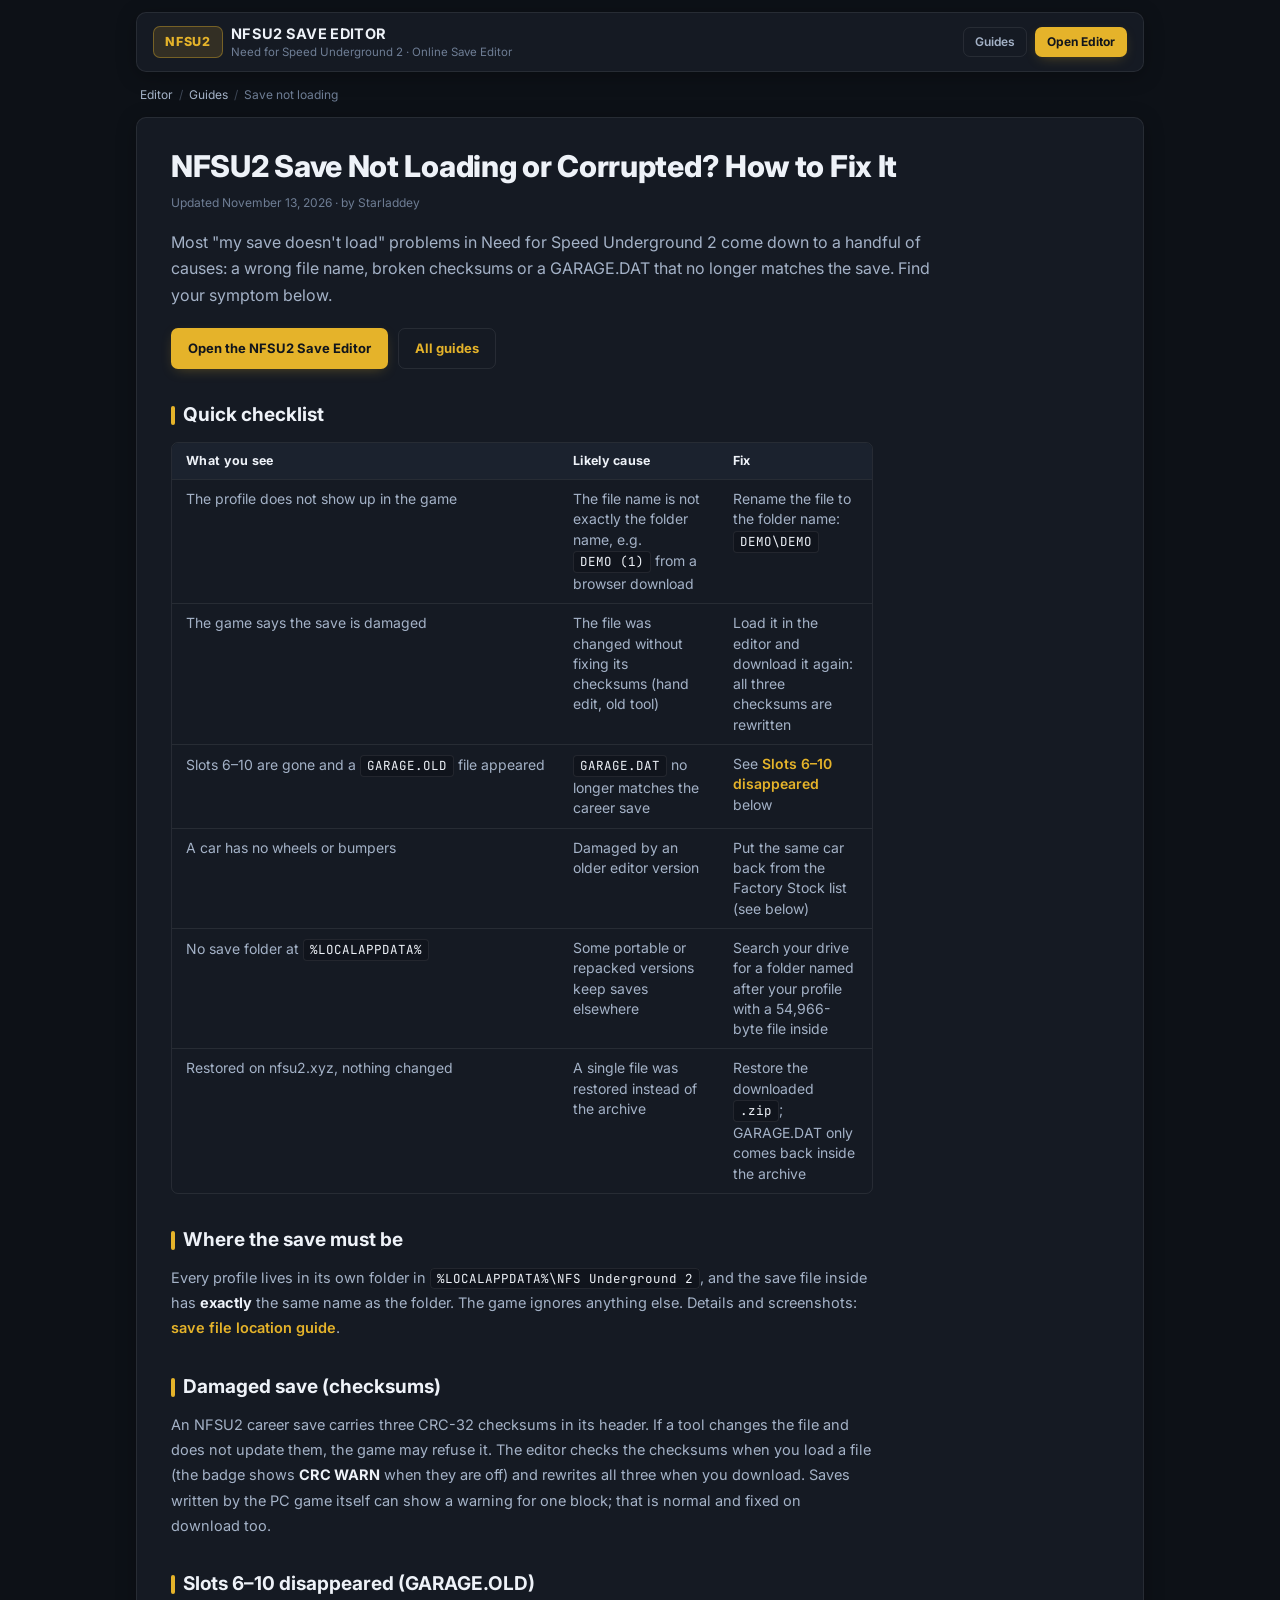
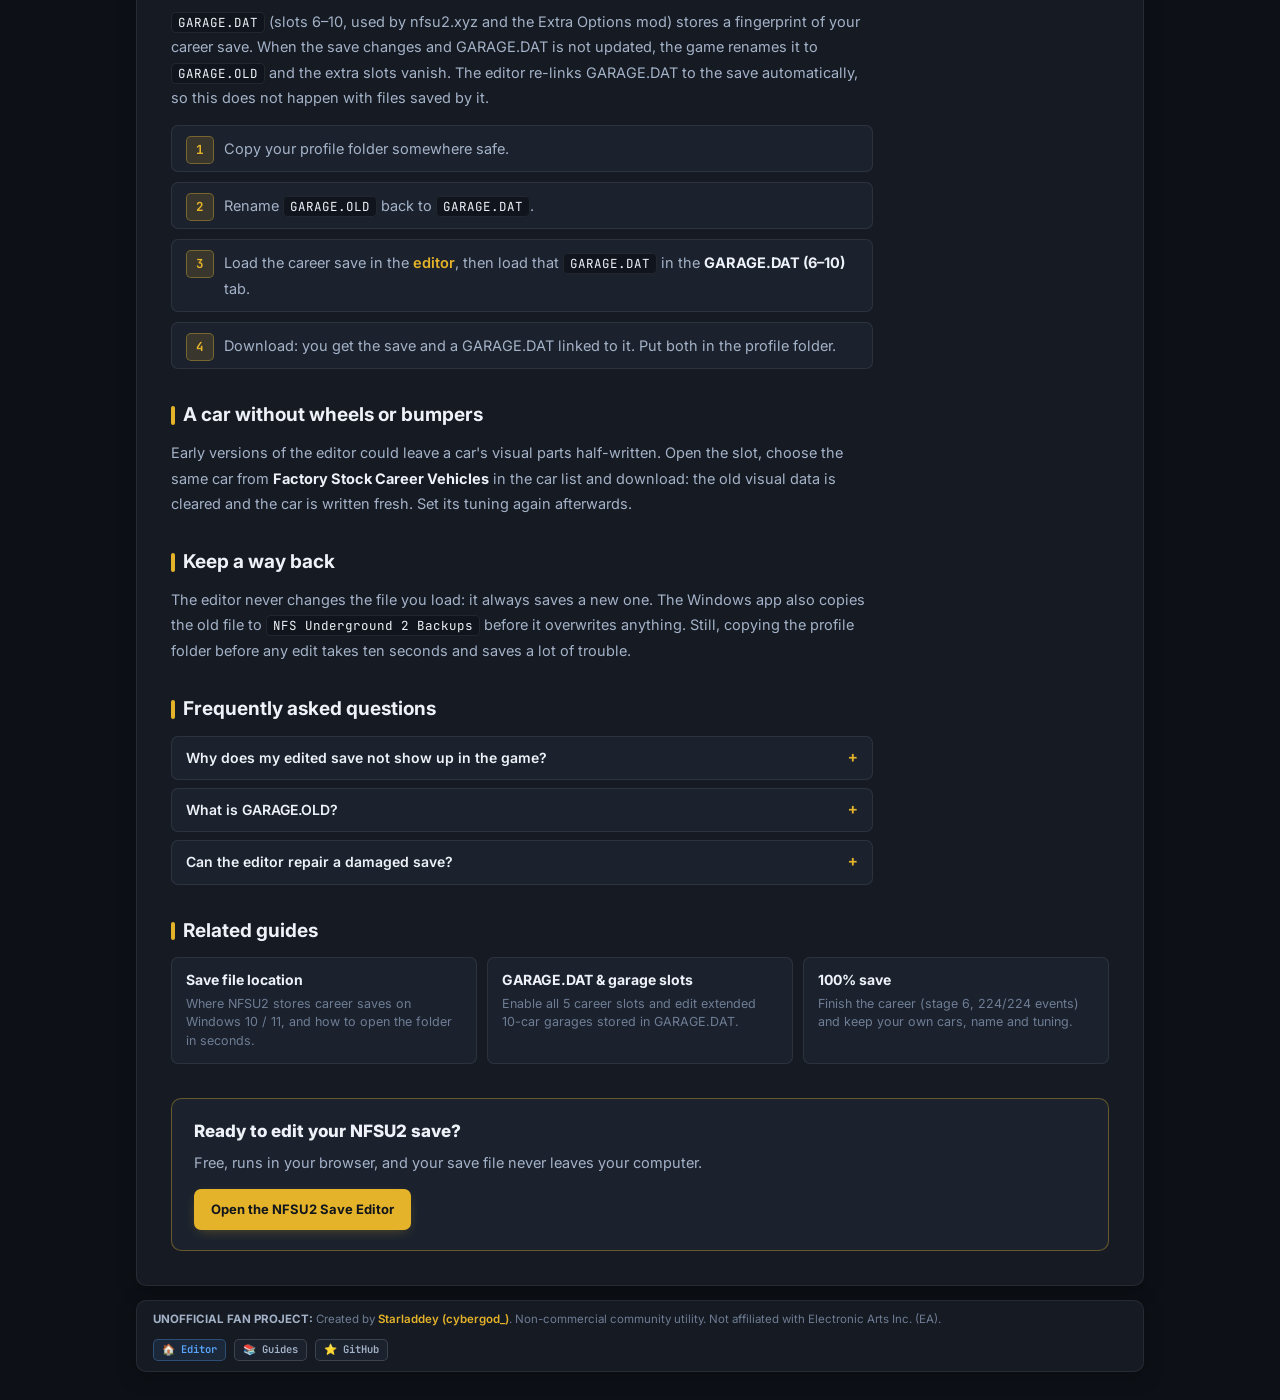
<file: guides/nfsu2-save-not-loading-fix/index.html>
<!DOCTYPE html>
<html lang="en" data-theme="dark">
<head>
  <meta charset="UTF-8" />
  <meta name="viewport" content="width=device-width, initial-scale=1.0" />
  <title>NFSU2 Save Not Loading or Corrupted? How to Fix It</title>
  <meta name="description" content="NFS Underground 2 profile missing, save damaged, slots 6–10 gone or a GARAGE.OLD file? The usual causes and how to fix each of them." />
  <meta name="robots" content="index, follow, max-image-preview:large, max-snippet:-1, max-video-preview:-1" />
  <link rel="canonical" href="https://nfsu2.divon.eu/guides/nfsu2-save-not-loading-fix/" />
  <link rel="icon" type="image/svg+xml" sizes="any" href="/assets/favicon.svg" />
  <link rel="icon" type="image/png" sizes="48x48" href="/assets/favicon-48.png" />
  <link rel="apple-touch-icon" sizes="180x180" href="/assets/apple-touch-icon.png" />
  <link rel="manifest" href="/manifest.webmanifest" />
  <meta name="theme-color" content="#151a23" />

  <meta property="og:type" content="article" />
  <meta property="og:site_name" content="NFSU2 Save Editor" />
  <meta property="og:locale" content="en_US" />
  <meta property="og:url" content="https://nfsu2.divon.eu/guides/nfsu2-save-not-loading-fix/" />
  <meta property="og:title" content="NFSU2 Save Not Loading or Corrupted? How to Fix It" />
  <meta property="og:description" content="NFS Underground 2 profile missing, save damaged, slots 6–10 gone or a GARAGE.OLD file? The usual causes and how to fix each of them." />
  <meta property="og:image" content="https://nfsu2.divon.eu/assets/og-image.png" />
  <meta property="og:image:width" content="1200" />
  <meta property="og:image:height" content="630" />
  <meta name="twitter:card" content="summary_large_image" />
  <meta name="twitter:title" content="NFSU2 Save Not Loading or Corrupted? How to Fix It" />
  <meta name="twitter:description" content="NFS Underground 2 profile missing, save damaged, slots 6–10 gone or a GARAGE.OLD file? The usual causes and how to fix each of them." />
  <meta name="twitter:image" content="https://nfsu2.divon.eu/assets/og-image.png" />

  <link rel="preconnect" href="https://fonts.googleapis.com" />
  <link rel="preconnect" href="https://fonts.gstatic.com" crossorigin />
  <link href="https://fonts.googleapis.com/css2?family=Inter:wght@400;500;600;700;800&family=JetBrains+Mono:wght@400;500;600;700&display=swap" rel="stylesheet" />

  <script type="application/ld+json">
  {
    "@context": "https://schema.org",
    "@type": "Article",
    "headline": "NFSU2 Save Not Loading or Corrupted? How to Fix It",
    "description": "NFS Underground 2 profile missing, save damaged, slots 6–10 gone or a GARAGE.OLD file? The usual causes and how to fix each of them.",
    "image": "https://nfsu2.divon.eu/assets/og-image.png",
    "datePublished": "2026-11-13",
    "dateModified": "2026-11-13",
    "inLanguage": "en",
    "author": {
      "@type": "Person",
      "name": "Starladdey (cybergod_)",
      "url": "https://github.com/Starladdey/nfsu2-save-editor"
    },
    "publisher": {
      "@type": "Person",
      "name": "Starladdey (cybergod_)",
      "url": "https://github.com/Starladdey/nfsu2-save-editor"
    },
    "mainEntityOfPage": {
      "@type": "WebPage",
      "@id": "https://nfsu2.divon.eu/guides/nfsu2-save-not-loading-fix/"
    },
    "isPartOf": {
      "@id": "https://nfsu2.divon.eu/#website"
    },
    "about": {
      "@type": "VideoGame",
      "name": "Need for Speed: Underground 2",
      "alternateName": [
        "NFSU2",
        "NFS Underground 2"
      ],
      "publisher": {
        "@type": "Organization",
        "name": "Electronic Arts"
      }
    }
  }
  </script>
  <script type="application/ld+json">
  {
    "@context": "https://schema.org",
    "@type": "BreadcrumbList",
    "itemListElement": [
      {
        "@type": "ListItem",
        "position": 1,
        "name": "Editor",
        "item": "https://nfsu2.divon.eu/"
      },
      {
        "@type": "ListItem",
        "position": 2,
        "name": "Guides",
        "item": "https://nfsu2.divon.eu/guides/"
      },
      {
        "@type": "ListItem",
        "position": 3,
        "name": "Save not loading",
        "item": "https://nfsu2.divon.eu/guides/nfsu2-save-not-loading-fix/"
      }
    ]
  }
  </script>
  <script type="application/ld+json">
  {
    "@context": "https://schema.org",
    "@type": "FAQPage",
    "mainEntity": [
      {
        "@type": "Question",
        "name": "Why does my edited save not show up in the game?",
        "acceptedAnswer": {
          "@type": "Answer",
          "text": "Most often the downloaded file got a different name, like \"DEMO (1)\". The file must have exactly the same name as its profile folder."
        }
      },
      {
        "@type": "Question",
        "name": "What is GARAGE.OLD?",
        "acceptedAnswer": {
          "@type": "Answer",
          "text": "The game renames GARAGE.DAT to GARAGE.OLD when it no longer matches the career save. Rename it back and re-link it with the editor to get slots 6–10 back."
        }
      },
      {
        "@type": "Question",
        "name": "Can the editor repair a damaged save?",
        "acceptedAnswer": {
          "@type": "Answer",
          "text": "It rewrites all three checksums on download, which fixes saves broken by tools that did not update them. A file with a wrong size or header cannot be loaded."
        }
      }
    ]
  }
  </script>

  <link rel="stylesheet" href="/css/style.css" />
  <link rel="stylesheet" href="/css/landing.css" />
  <script defer src="https://e.divon.eu/s.js"></script>
</head>
<body>
  <div class="page-shell">
    <header class="site-header">
      <a class="brand" href="/" title="NFSU2 Save Editor">
        <div class="brand-badge">NFSU2</div>
        <div class="brand-text">
          <span class="brand-title">NFSU2 SAVE EDITOR</span>
          <span class="subtitle">Need for Speed Underground 2 · Online Save Editor</span>
        </div>
      </a>
      <nav class="site-nav" aria-label="Main">
        <a class="btn btn-ghost btn-sm" href="/guides/">Guides</a>
        <a class="btn btn-primary btn-sm" href="/">Open Editor</a>
      </nav>
    </header>
    <nav class="breadcrumbs" aria-label="Breadcrumb"><a href="/">Editor</a> <span class="sep">/</span> <a href="/guides/">Guides</a> <span class="sep">/</span> <span aria-current="page">Save not loading</span></nav>

    <main id="main"><article class="article">
      <h1>NFSU2 Save Not Loading or Corrupted? How to Fix It</h1>
      <p class="meta">Updated <time datetime="2026-11-13">November 13, 2026</time> · by Starladdey</p>
      <p class="lead">Most "my save doesn't load" problems in Need for Speed Underground 2 come down to a handful of causes: a wrong file name, broken checksums or a GARAGE.DAT that no longer matches the save. Find your symptom below.</p>
      <div class="cta-row">
        <a class="btn btn-primary btn-lg" href="/">Open the NFSU2 Save Editor</a>
        <a class="btn btn-ghost btn-lg" href="/guides/">All guides</a>
      </div>

      <h2>Quick checklist</h2>
<div class="table-wrap"><table>
  <thead><tr><th>What you see</th><th>Likely cause</th><th>Fix</th></tr></thead>
  <tbody>
    <tr><td>The profile does not show up in the game</td><td>The file name is not exactly the folder name, e.g. <code>DEMO (1)</code> from a browser download</td><td>Rename the file to the folder name: <code>DEMO\DEMO</code></td></tr>
    <tr><td>The game says the save is damaged</td><td>The file was changed without fixing its checksums (hand edit, old tool)</td><td>Load it in the editor and download it again: all three checksums are rewritten</td></tr>
    <tr><td>Slots 6–10 are gone and a <code>GARAGE.OLD</code> file appeared</td><td><code>GARAGE.DAT</code> no longer matches the career save</td><td>See <a href="#garage-old">Slots 6–10 disappeared</a> below</td></tr>
    <tr><td>A car has no wheels or bumpers</td><td>Damaged by an older editor version</td><td>Put the same car back from the Factory Stock list (see below)</td></tr>
    <tr><td>No save folder at <code>%LOCALAPPDATA%</code></td><td>Some portable or repacked versions keep saves elsewhere</td><td>Search your drive for a folder named after your profile with a 54,966-byte file inside</td></tr>
    <tr><td>Restored on nfsu2.xyz, nothing changed</td><td>A single file was restored instead of the archive</td><td>Restore the downloaded <code>.zip</code>; GARAGE.DAT only comes back inside the archive</td></tr>
  </tbody>
</table></div>

      <h2>Where the save must be</h2>
<p>Every profile lives in its own folder in <code>%LOCALAPPDATA%\NFS Underground 2</code>, and the save file inside has <strong>exactly</strong> the same name as the folder. The game ignores anything else. Details and screenshots: <a href="/guides/nfsu2-save-file-location/">save file location guide</a>.</p>

      <h2>Damaged save (checksums)</h2>
<p>An NFSU2 career save carries three CRC-32 checksums in its header. If a tool changes the file and does not update them, the game may refuse it. The editor checks the checksums when you load a file (the badge shows <strong>CRC WARN</strong> when they are off) and rewrites all three when you download. Saves written by the PC game itself can show a warning for one block; that is normal and fixed on download too.</p>

      <h2 id="garage-old">Slots 6–10 disappeared (GARAGE.OLD)</h2>
<p><code>GARAGE.DAT</code> (slots 6–10, used by nfsu2.xyz and the Extra Options mod) stores a fingerprint of your career save. When the save changes and GARAGE.DAT is not updated, the game renames it to <code>GARAGE.OLD</code> and the extra slots vanish. The editor re-links GARAGE.DAT to the save automatically, so this does not happen with files saved by it.</p>
<ol class="steps">
  <li>Copy your profile folder somewhere safe.</li>
  <li>Rename <code>GARAGE.OLD</code> back to <code>GARAGE.DAT</code>.</li>
  <li>Load the career save in the <a href="/">editor</a>, then load that <code>GARAGE.DAT</code> in the <strong>GARAGE.DAT (6–10)</strong> tab.</li>
  <li>Download: you get the save and a GARAGE.DAT linked to it. Put both in the profile folder.</li>
</ol>

      <h2>A car without wheels or bumpers</h2>
<p>Early versions of the editor could leave a car's visual parts half-written. Open the slot, choose the same car from <strong>Factory Stock Career Vehicles</strong> in the car list and download: the old visual data is cleared and the car is written fresh. Set its tuning again afterwards.</p>

      <h2>Keep a way back</h2>
<p>The editor never changes the file you load: it always saves a new one. The Windows app also copies the old file to <code>NFS Underground 2 Backups</code> before it overwrites anything. Still, copying the profile folder before any edit takes ten seconds and saves a lot of trouble.</p>

      <h2>Frequently asked questions</h2>
      <div class="faq-list"><details class="faq-q"><summary>Why does my edited save not show up in the game?</summary><p>Most often the downloaded file got a different name, like &quot;DEMO (1)&quot;. The file must have exactly the same name as its profile folder.</p></details><details class="faq-q"><summary>What is GARAGE.OLD?</summary><p>The game renames GARAGE.DAT to GARAGE.OLD when it no longer matches the career save. Rename it back and re-link it with the editor to get slots 6–10 back.</p></details><details class="faq-q"><summary>Can the editor repair a damaged save?</summary><p>It rewrites all three checksums on download, which fixes saves broken by tools that did not update them. A file with a wrong size or header cannot be loaded.</p></details></div>

      <h2>Related guides</h2>
      <div class="related-grid"><a class="guide-card" href="/guides/nfsu2-save-file-location/"><span class="gc-title">Save file location</span><span class="gc-sub">Where NFSU2 stores career saves on Windows 10 / 11, and how to open the folder in seconds.</span></a><a class="guide-card" href="/guides/nfsu2-garage-dat-editor/"><span class="gc-title">GARAGE.DAT &amp; garage slots</span><span class="gc-sub">Enable all 5 career slots and edit extended 10-car garages stored in GARAGE.DAT.</span></a><a class="guide-card" href="/guides/nfsu2-100-percent-save/"><span class="gc-title">100% save</span><span class="gc-sub">Finish the career (stage 6, 224/224 events) and keep your own cars, name and tuning.</span></a></div>

      <div class="final-cta">
        <div class="final-title">Ready to edit your NFSU2 save?</div>
        <p>Free, runs in your browser, and your save file never leaves your computer.</p>
        <div class="cta-row"><a class="btn btn-primary btn-lg" href="/">Open the NFSU2 Save Editor</a></div>
      </div>
    </article></main>

    <footer class="site-footer">
      <span><strong>UNOFFICIAL FAN PROJECT:</strong> Created by <a href="https://github.com/Starladdey/nfsu2-save-editor" target="_blank" rel="noopener" class="link-amber">Starladdey (cybergod_)</a>. Non-commercial community utility. Not affiliated with Electronic Arts Inc. (EA).</span>
      <span class="footer-pills">
        <a href="/" class="privacy-pill pill-blue">&#127968; Editor</a>
        <a href="/guides/" class="privacy-pill pill-neutral">&#128218; Guides</a>
        <a href="https://github.com/Starladdey/nfsu2-save-editor" target="_blank" rel="noopener" class="privacy-pill pill-neutral">&#11088; GitHub</a>
      </span>
    </footer>
  </div>
</body>
</html>
</file>
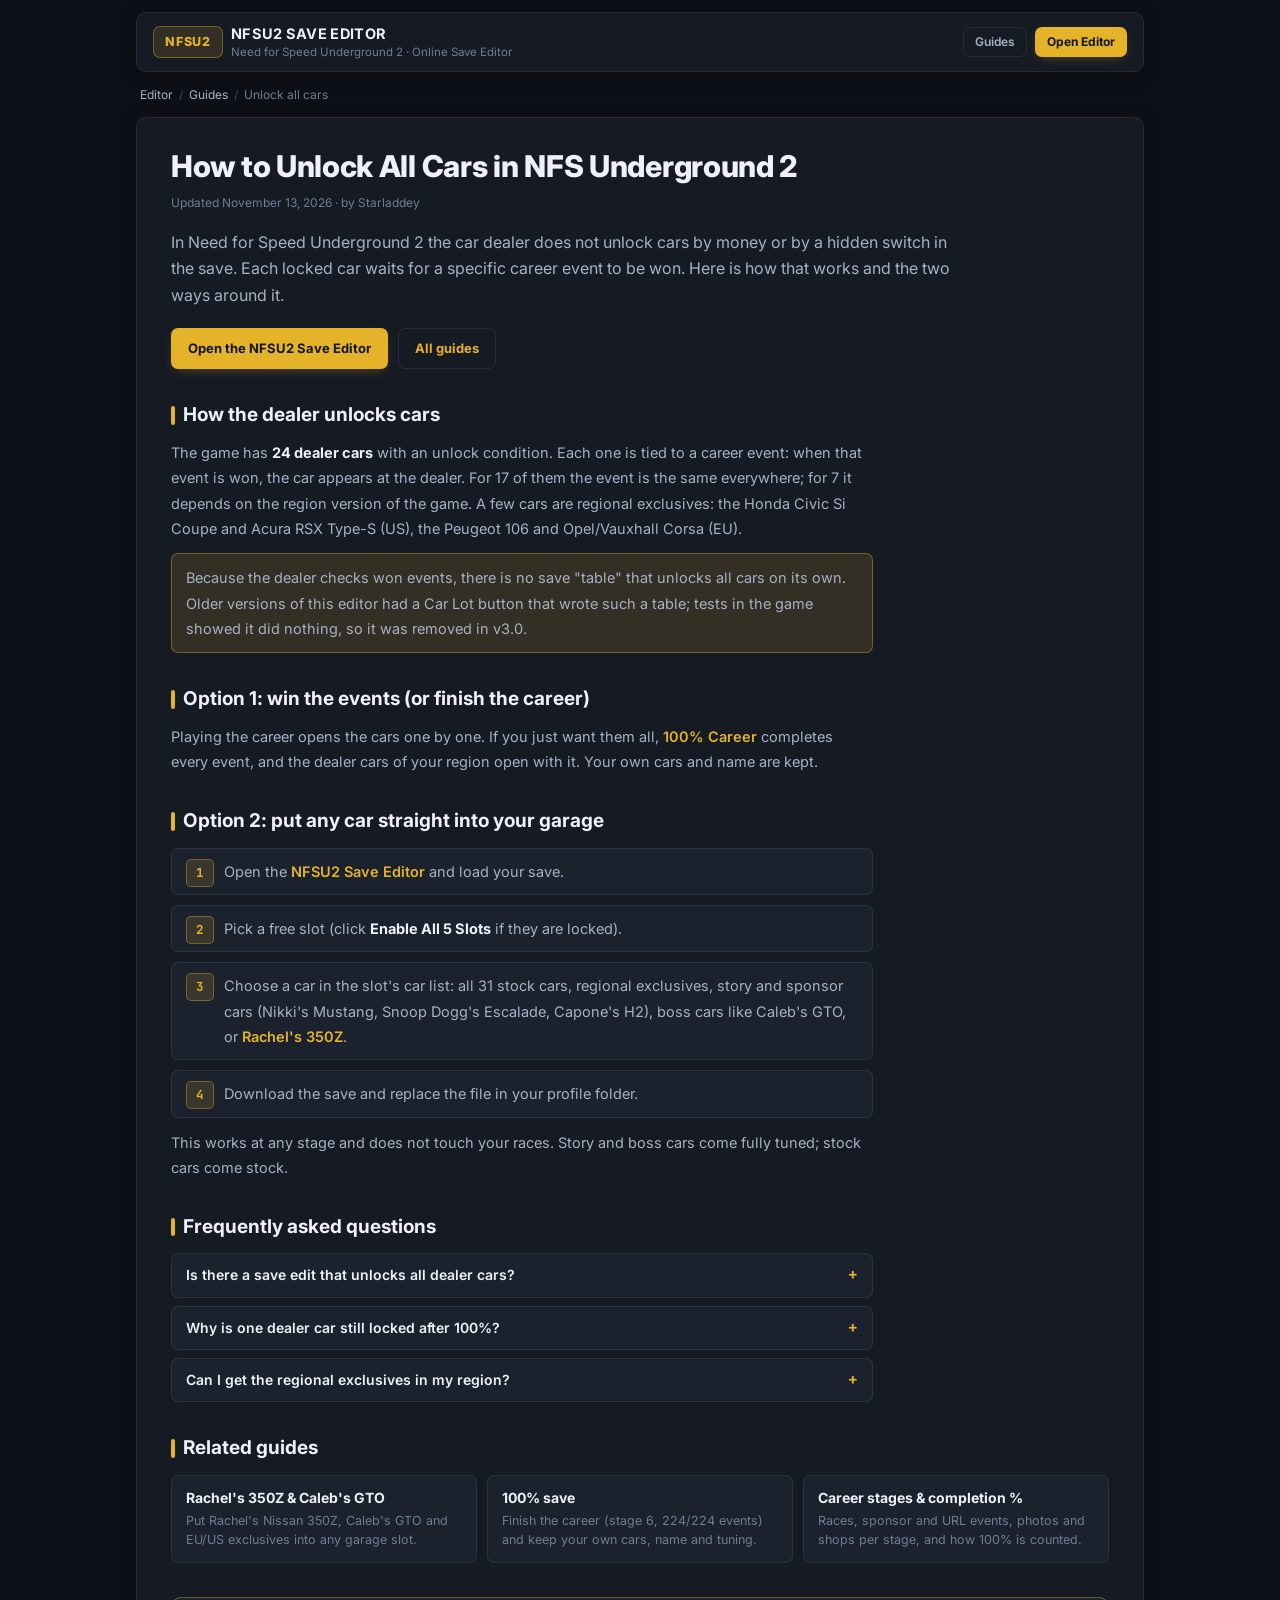
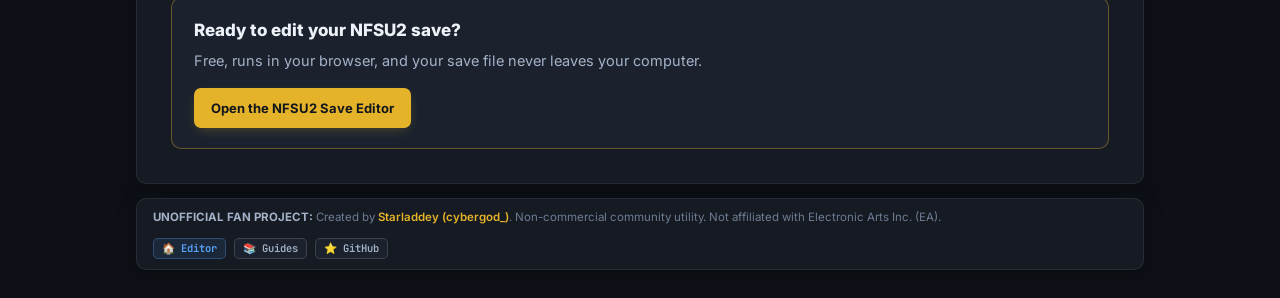
<file: guides/nfsu2-unlock-all-cars/index.html>
<!DOCTYPE html>
<html lang="en" data-theme="dark">
<head>
  <meta charset="UTF-8" />
  <meta name="viewport" content="width=device-width, initial-scale=1.0" />
  <title>How to Unlock All Cars in NFSU2 (Dealer, Story &amp; Boss Cars)</title>
  <meta name="description" content="How the NFSU2 car dealer unlocks its 24 cars, which ones depend on your region, and how to put any car, including story and boss cars, into your garage." />
  <meta name="robots" content="index, follow, max-image-preview:large, max-snippet:-1, max-video-preview:-1" />
  <link rel="canonical" href="https://nfsu2.divon.eu/guides/nfsu2-unlock-all-cars/" />
  <link rel="icon" type="image/svg+xml" sizes="any" href="/assets/favicon.svg" />
  <link rel="icon" type="image/png" sizes="48x48" href="/assets/favicon-48.png" />
  <link rel="apple-touch-icon" sizes="180x180" href="/assets/apple-touch-icon.png" />
  <link rel="manifest" href="/manifest.webmanifest" />
  <meta name="theme-color" content="#151a23" />

  <meta property="og:type" content="article" />
  <meta property="og:site_name" content="NFSU2 Save Editor" />
  <meta property="og:locale" content="en_US" />
  <meta property="og:url" content="https://nfsu2.divon.eu/guides/nfsu2-unlock-all-cars/" />
  <meta property="og:title" content="How to Unlock All Cars in NFSU2 (Dealer, Story &amp; Boss Cars)" />
  <meta property="og:description" content="How the NFSU2 car dealer unlocks its 24 cars, which ones depend on your region, and how to put any car, including story and boss cars, into your garage." />
  <meta property="og:image" content="https://nfsu2.divon.eu/assets/og-image.png" />
  <meta property="og:image:width" content="1200" />
  <meta property="og:image:height" content="630" />
  <meta name="twitter:card" content="summary_large_image" />
  <meta name="twitter:title" content="How to Unlock All Cars in NFSU2 (Dealer, Story &amp; Boss Cars)" />
  <meta name="twitter:description" content="How the NFSU2 car dealer unlocks its 24 cars, which ones depend on your region, and how to put any car, including story and boss cars, into your garage." />
  <meta name="twitter:image" content="https://nfsu2.divon.eu/assets/og-image.png" />

  <link rel="preconnect" href="https://fonts.googleapis.com" />
  <link rel="preconnect" href="https://fonts.gstatic.com" crossorigin />
  <link href="https://fonts.googleapis.com/css2?family=Inter:wght@400;500;600;700;800&family=JetBrains+Mono:wght@400;500;600;700&display=swap" rel="stylesheet" />

  <script type="application/ld+json">
  {
    "@context": "https://schema.org",
    "@type": "Article",
    "headline": "How to Unlock All Cars in NFS Underground 2",
    "description": "How the NFSU2 car dealer unlocks its 24 cars, which ones depend on your region, and how to put any car, including story and boss cars, into your garage.",
    "image": "https://nfsu2.divon.eu/assets/og-image.png",
    "datePublished": "2026-11-13",
    "dateModified": "2026-11-13",
    "inLanguage": "en",
    "author": {
      "@type": "Person",
      "name": "Starladdey (cybergod_)",
      "url": "https://github.com/Starladdey/nfsu2-save-editor"
    },
    "publisher": {
      "@type": "Person",
      "name": "Starladdey (cybergod_)",
      "url": "https://github.com/Starladdey/nfsu2-save-editor"
    },
    "mainEntityOfPage": {
      "@type": "WebPage",
      "@id": "https://nfsu2.divon.eu/guides/nfsu2-unlock-all-cars/"
    },
    "isPartOf": {
      "@id": "https://nfsu2.divon.eu/#website"
    },
    "about": {
      "@type": "VideoGame",
      "name": "Need for Speed: Underground 2",
      "alternateName": [
        "NFSU2",
        "NFS Underground 2"
      ],
      "publisher": {
        "@type": "Organization",
        "name": "Electronic Arts"
      }
    }
  }
  </script>
  <script type="application/ld+json">
  {
    "@context": "https://schema.org",
    "@type": "BreadcrumbList",
    "itemListElement": [
      {
        "@type": "ListItem",
        "position": 1,
        "name": "Editor",
        "item": "https://nfsu2.divon.eu/"
      },
      {
        "@type": "ListItem",
        "position": 2,
        "name": "Guides",
        "item": "https://nfsu2.divon.eu/guides/"
      },
      {
        "@type": "ListItem",
        "position": 3,
        "name": "Unlock all cars",
        "item": "https://nfsu2.divon.eu/guides/nfsu2-unlock-all-cars/"
      }
    ]
  }
  </script>
  <script type="application/ld+json">
  {
    "@context": "https://schema.org",
    "@type": "FAQPage",
    "mainEntity": [
      {
        "@type": "Question",
        "name": "Is there a save edit that unlocks all dealer cars?",
        "acceptedAnswer": {
          "@type": "Answer",
          "text": "Not as a separate switch: the dealer checks which career events are won. Finishing the career (100% Career) opens them; putting a car into a garage slot works at any stage."
        }
      },
      {
        "@type": "Question",
        "name": "Why is one dealer car still locked after 100%?",
        "acceptedAnswer": {
          "@type": "Answer",
          "text": "Some cars are tied to a different event in the other region version of the game, or are regional exclusives."
        }
      },
      {
        "@type": "Question",
        "name": "Can I get the regional exclusives in my region?",
        "acceptedAnswer": {
          "@type": "Answer",
          "text": "Yes, by putting them straight into a garage slot from the car list."
        }
      }
    ]
  }
  </script>

  <link rel="stylesheet" href="/css/style.css" />
  <link rel="stylesheet" href="/css/landing.css" />
  <script defer src="https://e.divon.eu/s.js"></script>
</head>
<body>
  <div class="page-shell">
    <header class="site-header">
      <a class="brand" href="/" title="NFSU2 Save Editor">
        <div class="brand-badge">NFSU2</div>
        <div class="brand-text">
          <span class="brand-title">NFSU2 SAVE EDITOR</span>
          <span class="subtitle">Need for Speed Underground 2 · Online Save Editor</span>
        </div>
      </a>
      <nav class="site-nav" aria-label="Main">
        <a class="btn btn-ghost btn-sm" href="/guides/">Guides</a>
        <a class="btn btn-primary btn-sm" href="/">Open Editor</a>
      </nav>
    </header>
    <nav class="breadcrumbs" aria-label="Breadcrumb"><a href="/">Editor</a> <span class="sep">/</span> <a href="/guides/">Guides</a> <span class="sep">/</span> <span aria-current="page">Unlock all cars</span></nav>

    <main id="main"><article class="article">
      <h1>How to Unlock All Cars in NFS Underground 2</h1>
      <p class="meta">Updated <time datetime="2026-11-13">November 13, 2026</time> · by Starladdey</p>
      <p class="lead">In Need for Speed Underground 2 the car dealer does not unlock cars by money or by a hidden switch in the save. Each locked car waits for a specific career event to be won. Here is how that works and the two ways around it.</p>
      <div class="cta-row">
        <a class="btn btn-primary btn-lg" href="/">Open the NFSU2 Save Editor</a>
        <a class="btn btn-ghost btn-lg" href="/guides/">All guides</a>
      </div>

      <h2>How the dealer unlocks cars</h2>
<p>The game has <strong>24 dealer cars</strong> with an unlock condition. Each one is tied to a career event: when that event is won, the car appears at the dealer. For 17 of them the event is the same everywhere; for 7 it depends on the region version of the game. A few cars are regional exclusives: the Honda Civic Si Coupe and Acura RSX Type-S (US), the Peugeot 106 and Opel/Vauxhall Corsa (EU).</p>
<p class="callout">Because the dealer checks won events, there is no save "table" that unlocks all cars on its own. Older versions of this editor had a Car Lot button that wrote such a table; tests in the game showed it did nothing, so it was removed in v3.0.</p>

      <h2>Option 1: win the events (or finish the career)</h2>
<p>Playing the career opens the cars one by one. If you just want them all, <a href="/guides/nfsu2-100-percent-save/">100% Career</a> completes every event, and the dealer cars of your region open with it. Your own cars and name are kept.</p>

      <h2>Option 2: put any car straight into your garage</h2>
<ol class="steps">
  <li>Open the <a href="/">NFSU2 Save Editor</a> and load your save.</li>
  <li>Pick a free slot (click <strong>Enable All 5 Slots</strong> if they are locked).</li>
  <li>Choose a car in the slot's car list: all 31 stock cars, regional exclusives, story and sponsor cars (Nikki's Mustang, Snoop Dogg's Escalade, Capone's H2), boss cars like Caleb's GTO, or <a href="/guides/rachel-350z-nfsu2/">Rachel's 350Z</a>.</li>
  <li>Download the save and replace the file in your profile folder.</li>
</ol>
<p>This works at any stage and does not touch your races. Story and boss cars come fully tuned; stock cars come stock.</p>

      <h2>Frequently asked questions</h2>
      <div class="faq-list"><details class="faq-q"><summary>Is there a save edit that unlocks all dealer cars?</summary><p>Not as a separate switch: the dealer checks which career events are won. Finishing the career (100% Career) opens them; putting a car into a garage slot works at any stage.</p></details><details class="faq-q"><summary>Why is one dealer car still locked after 100%?</summary><p>Some cars are tied to a different event in the other region version of the game, or are regional exclusives.</p></details><details class="faq-q"><summary>Can I get the regional exclusives in my region?</summary><p>Yes, by putting them straight into a garage slot from the car list.</p></details></div>

      <h2>Related guides</h2>
      <div class="related-grid"><a class="guide-card" href="/guides/rachel-350z-nfsu2/"><span class="gc-title">Rachel&#x27;s 350Z &amp; Caleb&#x27;s GTO</span><span class="gc-sub">Put Rachel&#x27;s Nissan 350Z, Caleb&#x27;s GTO and EU/US exclusives into any garage slot.</span></a><a class="guide-card" href="/guides/nfsu2-100-percent-save/"><span class="gc-title">100% save</span><span class="gc-sub">Finish the career (stage 6, 224/224 events) and keep your own cars, name and tuning.</span></a><a class="guide-card" href="/guides/nfsu2-career-stages-completion/"><span class="gc-title">Career stages &amp; completion %</span><span class="gc-sub">Races, sponsor and URL events, photos and shops per stage, and how 100% is counted.</span></a></div>

      <div class="final-cta">
        <div class="final-title">Ready to edit your NFSU2 save?</div>
        <p>Free, runs in your browser, and your save file never leaves your computer.</p>
        <div class="cta-row"><a class="btn btn-primary btn-lg" href="/">Open the NFSU2 Save Editor</a></div>
      </div>
    </article></main>

    <footer class="site-footer">
      <span><strong>UNOFFICIAL FAN PROJECT:</strong> Created by <a href="https://github.com/Starladdey/nfsu2-save-editor" target="_blank" rel="noopener" class="link-amber">Starladdey (cybergod_)</a>. Non-commercial community utility. Not affiliated with Electronic Arts Inc. (EA).</span>
      <span class="footer-pills">
        <a href="/" class="privacy-pill pill-blue">&#127968; Editor</a>
        <a href="/guides/" class="privacy-pill pill-neutral">&#128218; Guides</a>
        <a href="https://github.com/Starladdey/nfsu2-save-editor" target="_blank" rel="noopener" class="privacy-pill pill-neutral">&#11088; GitHub</a>
      </span>
    </footer>
  </div>
</body>
</html>
</file>
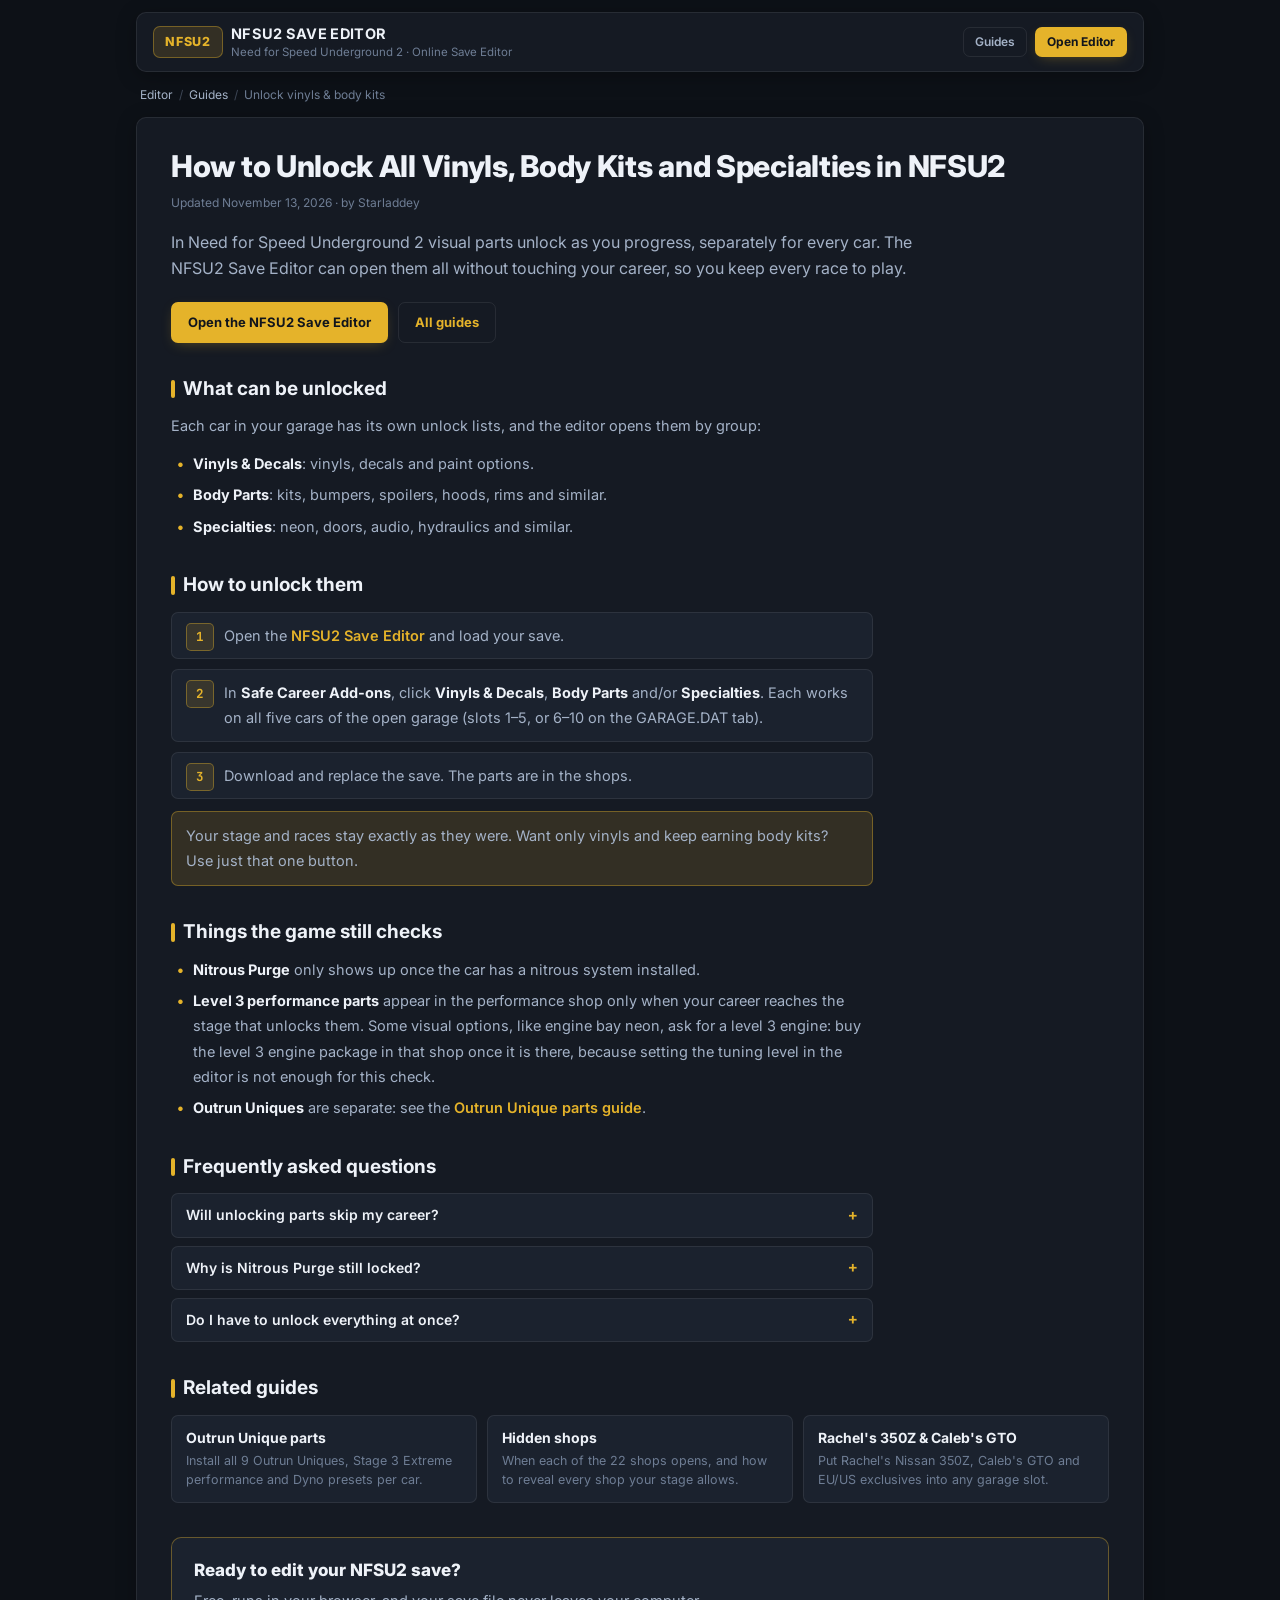
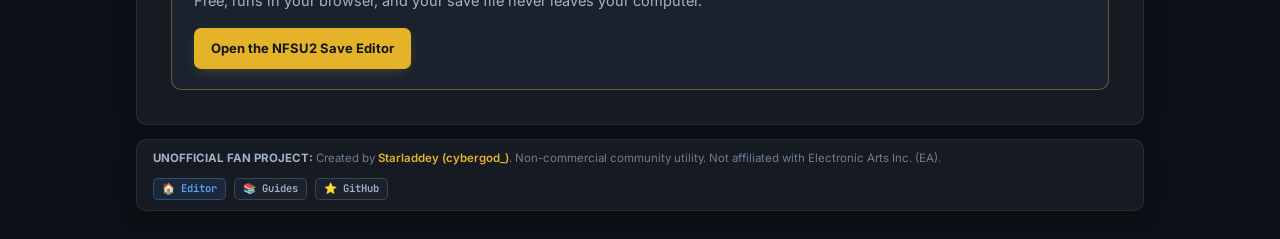
<file: guides/nfsu2-unlock-vinyls-body-kits/index.html>
<!DOCTYPE html>
<html lang="en" data-theme="dark">
<head>
  <meta charset="UTF-8" />
  <meta name="viewport" content="width=device-width, initial-scale=1.0" />
  <title>How to Unlock All Vinyls, Body Kits and Specialties in NFSU2</title>
  <meta name="description" content="Unlock all vinyls, decals, body kits, rims and specialties for every car in NFS Underground 2 without skipping a single career race." />
  <meta name="robots" content="index, follow, max-image-preview:large, max-snippet:-1, max-video-preview:-1" />
  <link rel="canonical" href="https://nfsu2.divon.eu/guides/nfsu2-unlock-vinyls-body-kits/" />
  <link rel="icon" type="image/svg+xml" sizes="any" href="/assets/favicon.svg" />
  <link rel="icon" type="image/png" sizes="48x48" href="/assets/favicon-48.png" />
  <link rel="apple-touch-icon" sizes="180x180" href="/assets/apple-touch-icon.png" />
  <link rel="manifest" href="/manifest.webmanifest" />
  <meta name="theme-color" content="#151a23" />

  <meta property="og:type" content="article" />
  <meta property="og:site_name" content="NFSU2 Save Editor" />
  <meta property="og:locale" content="en_US" />
  <meta property="og:url" content="https://nfsu2.divon.eu/guides/nfsu2-unlock-vinyls-body-kits/" />
  <meta property="og:title" content="How to Unlock All Vinyls, Body Kits and Specialties in NFSU2" />
  <meta property="og:description" content="Unlock all vinyls, decals, body kits, rims and specialties for every car in NFS Underground 2 without skipping a single career race." />
  <meta property="og:image" content="https://nfsu2.divon.eu/assets/og-image.png" />
  <meta property="og:image:width" content="1200" />
  <meta property="og:image:height" content="630" />
  <meta name="twitter:card" content="summary_large_image" />
  <meta name="twitter:title" content="How to Unlock All Vinyls, Body Kits and Specialties in NFSU2" />
  <meta name="twitter:description" content="Unlock all vinyls, decals, body kits, rims and specialties for every car in NFS Underground 2 without skipping a single career race." />
  <meta name="twitter:image" content="https://nfsu2.divon.eu/assets/og-image.png" />

  <link rel="preconnect" href="https://fonts.googleapis.com" />
  <link rel="preconnect" href="https://fonts.gstatic.com" crossorigin />
  <link href="https://fonts.googleapis.com/css2?family=Inter:wght@400;500;600;700;800&family=JetBrains+Mono:wght@400;500;600;700&display=swap" rel="stylesheet" />

  <script type="application/ld+json">
  {
    "@context": "https://schema.org",
    "@type": "Article",
    "headline": "How to Unlock All Vinyls, Body Kits and Specialties in NFSU2",
    "description": "Unlock all vinyls, decals, body kits, rims and specialties for every car in NFS Underground 2 without skipping a single career race.",
    "image": "https://nfsu2.divon.eu/assets/og-image.png",
    "datePublished": "2026-11-13",
    "dateModified": "2026-11-13",
    "inLanguage": "en",
    "author": {
      "@type": "Person",
      "name": "Starladdey (cybergod_)",
      "url": "https://github.com/Starladdey/nfsu2-save-editor"
    },
    "publisher": {
      "@type": "Person",
      "name": "Starladdey (cybergod_)",
      "url": "https://github.com/Starladdey/nfsu2-save-editor"
    },
    "mainEntityOfPage": {
      "@type": "WebPage",
      "@id": "https://nfsu2.divon.eu/guides/nfsu2-unlock-vinyls-body-kits/"
    },
    "isPartOf": {
      "@id": "https://nfsu2.divon.eu/#website"
    },
    "about": {
      "@type": "VideoGame",
      "name": "Need for Speed: Underground 2",
      "alternateName": [
        "NFSU2",
        "NFS Underground 2"
      ],
      "publisher": {
        "@type": "Organization",
        "name": "Electronic Arts"
      }
    }
  }
  </script>
  <script type="application/ld+json">
  {
    "@context": "https://schema.org",
    "@type": "BreadcrumbList",
    "itemListElement": [
      {
        "@type": "ListItem",
        "position": 1,
        "name": "Editor",
        "item": "https://nfsu2.divon.eu/"
      },
      {
        "@type": "ListItem",
        "position": 2,
        "name": "Guides",
        "item": "https://nfsu2.divon.eu/guides/"
      },
      {
        "@type": "ListItem",
        "position": 3,
        "name": "Unlock vinyls & body kits",
        "item": "https://nfsu2.divon.eu/guides/nfsu2-unlock-vinyls-body-kits/"
      }
    ]
  }
  </script>
  <script type="application/ld+json">
  {
    "@context": "https://schema.org",
    "@type": "FAQPage",
    "mainEntity": [
      {
        "@type": "Question",
        "name": "Will unlocking parts skip my career?",
        "acceptedAnswer": {
          "@type": "Answer",
          "text": "No. The add-ons only open part lists for your cars. Stage, races and results do not change."
        }
      },
      {
        "@type": "Question",
        "name": "Why is Nitrous Purge still locked?",
        "acceptedAnswer": {
          "@type": "Answer",
          "text": "It needs a nitrous system installed on the car. Buy or install nitrous first."
        }
      },
      {
        "@type": "Question",
        "name": "Do I have to unlock everything at once?",
        "acceptedAnswer": {
          "@type": "Answer",
          "text": "No. Vinyls & Decals, Body Parts and Specialties are separate buttons."
        }
      }
    ]
  }
  </script>

  <link rel="stylesheet" href="/css/style.css" />
  <link rel="stylesheet" href="/css/landing.css" />
  <script defer src="https://e.divon.eu/s.js"></script>
</head>
<body>
  <div class="page-shell">
    <header class="site-header">
      <a class="brand" href="/" title="NFSU2 Save Editor">
        <div class="brand-badge">NFSU2</div>
        <div class="brand-text">
          <span class="brand-title">NFSU2 SAVE EDITOR</span>
          <span class="subtitle">Need for Speed Underground 2 · Online Save Editor</span>
        </div>
      </a>
      <nav class="site-nav" aria-label="Main">
        <a class="btn btn-ghost btn-sm" href="/guides/">Guides</a>
        <a class="btn btn-primary btn-sm" href="/">Open Editor</a>
      </nav>
    </header>
    <nav class="breadcrumbs" aria-label="Breadcrumb"><a href="/">Editor</a> <span class="sep">/</span> <a href="/guides/">Guides</a> <span class="sep">/</span> <span aria-current="page">Unlock vinyls &amp; body kits</span></nav>

    <main id="main"><article class="article">
      <h1>How to Unlock All Vinyls, Body Kits and Specialties in NFSU2</h1>
      <p class="meta">Updated <time datetime="2026-11-13">November 13, 2026</time> · by Starladdey</p>
      <p class="lead">In Need for Speed Underground 2 visual parts unlock as you progress, separately for every car. The NFSU2 Save Editor can open them all without touching your career, so you keep every race to play.</p>
      <div class="cta-row">
        <a class="btn btn-primary btn-lg" href="/">Open the NFSU2 Save Editor</a>
        <a class="btn btn-ghost btn-lg" href="/guides/">All guides</a>
      </div>

      <h2>What can be unlocked</h2>
<p>Each car in your garage has its own unlock lists, and the editor opens them by group:</p>
<ul class="bullets">
  <li><strong>Vinyls &amp; Decals</strong>: vinyls, decals and paint options.</li>
  <li><strong>Body Parts</strong>: kits, bumpers, spoilers, hoods, rims and similar.</li>
  <li><strong>Specialties</strong>: neon, doors, audio, hydraulics and similar.</li>
</ul>

      <h2>How to unlock them</h2>
<ol class="steps">
  <li>Open the <a href="/">NFSU2 Save Editor</a> and load your save.</li>
  <li>In <strong>Safe Career Add-ons</strong>, click <strong>Vinyls &amp; Decals</strong>, <strong>Body Parts</strong> and/or <strong>Specialties</strong>. Each works on all five cars of the open garage (slots 1–5, or 6–10 on the GARAGE.DAT tab).</li>
  <li>Download and replace the save. The parts are in the shops.</li>
</ol>
<p class="callout">Your stage and races stay exactly as they were. Want only vinyls and keep earning body kits? Use just that one button.</p>

      <h2>Things the game still checks</h2>
<ul class="bullets">
  <li><strong>Nitrous Purge</strong> only shows up once the car has a nitrous system installed.</li>
  <li><strong>Level 3 performance parts</strong> appear in the performance shop only when your career reaches the stage that unlocks them. Some visual options, like engine bay neon, ask for a level 3 engine: buy the level 3 engine package in that shop once it is there, because setting the tuning level in the editor is not enough for this check.</li>
  <li><strong>Outrun Uniques</strong> are separate: see the <a href="/guides/nfsu2-outrun-unique-parts/">Outrun Unique parts guide</a>.</li>
</ul>

      <h2>Frequently asked questions</h2>
      <div class="faq-list"><details class="faq-q"><summary>Will unlocking parts skip my career?</summary><p>No. The add-ons only open part lists for your cars. Stage, races and results do not change.</p></details><details class="faq-q"><summary>Why is Nitrous Purge still locked?</summary><p>It needs a nitrous system installed on the car. Buy or install nitrous first.</p></details><details class="faq-q"><summary>Do I have to unlock everything at once?</summary><p>No. Vinyls &amp; Decals, Body Parts and Specialties are separate buttons.</p></details></div>

      <h2>Related guides</h2>
      <div class="related-grid"><a class="guide-card" href="/guides/nfsu2-outrun-unique-parts/"><span class="gc-title">Outrun Unique parts</span><span class="gc-sub">Install all 9 Outrun Uniques, Stage 3 Extreme performance and Dyno presets per car.</span></a><a class="guide-card" href="/guides/nfsu2-hidden-shops/"><span class="gc-title">Hidden shops</span><span class="gc-sub">When each of the 22 shops opens, and how to reveal every shop your stage allows.</span></a><a class="guide-card" href="/guides/rachel-350z-nfsu2/"><span class="gc-title">Rachel&#x27;s 350Z &amp; Caleb&#x27;s GTO</span><span class="gc-sub">Put Rachel&#x27;s Nissan 350Z, Caleb&#x27;s GTO and EU/US exclusives into any garage slot.</span></a></div>

      <div class="final-cta">
        <div class="final-title">Ready to edit your NFSU2 save?</div>
        <p>Free, runs in your browser, and your save file never leaves your computer.</p>
        <div class="cta-row"><a class="btn btn-primary btn-lg" href="/">Open the NFSU2 Save Editor</a></div>
      </div>
    </article></main>

    <footer class="site-footer">
      <span><strong>UNOFFICIAL FAN PROJECT:</strong> Created by <a href="https://github.com/Starladdey/nfsu2-save-editor" target="_blank" rel="noopener" class="link-amber">Starladdey (cybergod_)</a>. Non-commercial community utility. Not affiliated with Electronic Arts Inc. (EA).</span>
      <span class="footer-pills">
        <a href="/" class="privacy-pill pill-blue">&#127968; Editor</a>
        <a href="/guides/" class="privacy-pill pill-neutral">&#128218; Guides</a>
        <a href="https://github.com/Starladdey/nfsu2-save-editor" target="_blank" rel="noopener" class="privacy-pill pill-neutral">&#11088; GitHub</a>
      </span>
    </footer>
  </div>
</body>
</html>
</file>
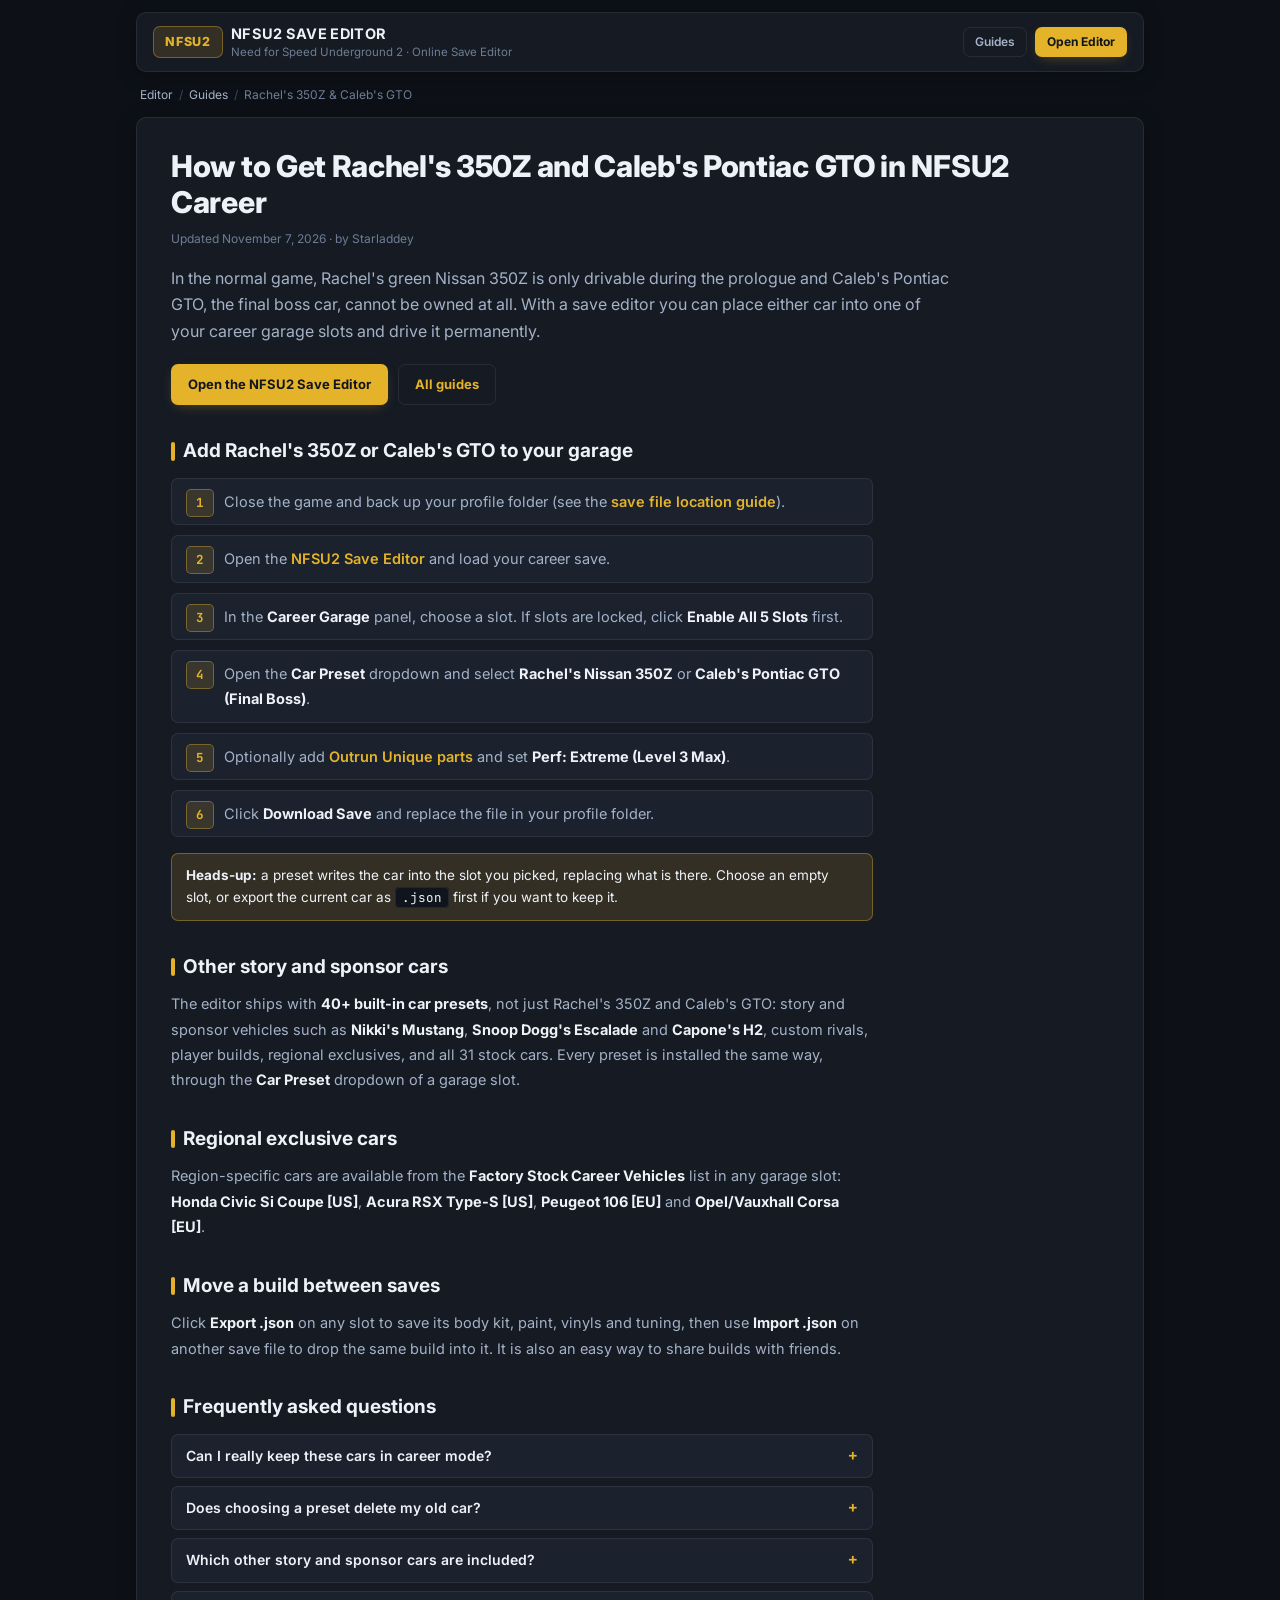
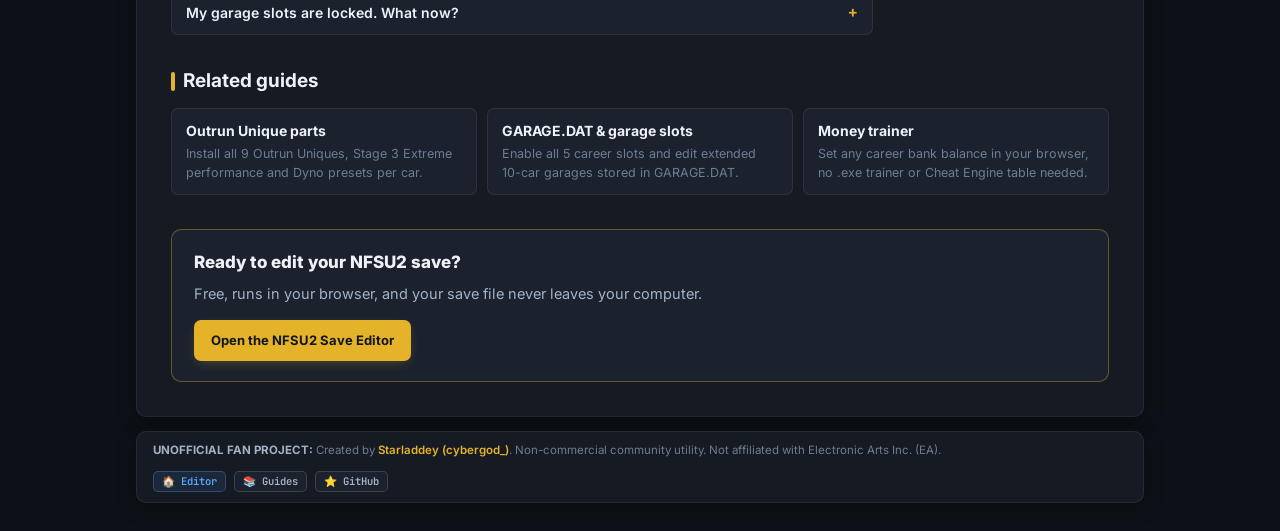
<file: guides/rachel-350z-nfsu2/index.html>
<!DOCTYPE html>
<html lang="en" data-theme="dark">
<head>
  <meta charset="UTF-8" />
  <meta name="viewport" content="width=device-width, initial-scale=1.0" />
  <title>How to Get Rachel&#x27;s 350Z &amp; Caleb&#x27;s GTO in NFSU2 Career Mode</title>
  <meta name="description" content="Drive Rachel&#x27;s green Nissan 350Z or Caleb&#x27;s Pontiac GTO permanently in NFS Underground 2 career. Pick the preset in the online save editor and download." />
  <meta name="robots" content="index, follow, max-image-preview:large, max-snippet:-1, max-video-preview:-1" />
  <link rel="canonical" href="https://nfsu2.divon.eu/guides/rachel-350z-nfsu2/" />
  <link rel="icon" type="image/svg+xml" sizes="any" href="/assets/favicon.svg" />
  <link rel="icon" type="image/png" sizes="48x48" href="/assets/favicon-48.png" />
  <link rel="apple-touch-icon" sizes="180x180" href="/assets/apple-touch-icon.png" />
  <link rel="manifest" href="/manifest.webmanifest" />
  <meta name="theme-color" content="#151a23" />

  <meta property="og:type" content="article" />
  <meta property="og:site_name" content="NFSU2 Save Editor" />
  <meta property="og:locale" content="en_US" />
  <meta property="og:url" content="https://nfsu2.divon.eu/guides/rachel-350z-nfsu2/" />
  <meta property="og:title" content="How to Get Rachel&#x27;s 350Z &amp; Caleb&#x27;s GTO in NFSU2 Career Mode" />
  <meta property="og:description" content="Drive Rachel&#x27;s green Nissan 350Z or Caleb&#x27;s Pontiac GTO permanently in NFS Underground 2 career. Pick the preset in the online save editor and download." />
  <meta property="og:image" content="https://nfsu2.divon.eu/assets/og-image.png" />
  <meta property="og:image:width" content="1200" />
  <meta property="og:image:height" content="630" />
  <meta name="twitter:card" content="summary_large_image" />
  <meta name="twitter:title" content="How to Get Rachel&#x27;s 350Z &amp; Caleb&#x27;s GTO in NFSU2 Career Mode" />
  <meta name="twitter:description" content="Drive Rachel&#x27;s green Nissan 350Z or Caleb&#x27;s Pontiac GTO permanently in NFS Underground 2 career. Pick the preset in the online save editor and download." />
  <meta name="twitter:image" content="https://nfsu2.divon.eu/assets/og-image.png" />

  <link rel="preconnect" href="https://fonts.googleapis.com" />
  <link rel="preconnect" href="https://fonts.gstatic.com" crossorigin />
  <link href="https://fonts.googleapis.com/css2?family=Inter:wght@400;500;600;700;800&family=JetBrains+Mono:wght@400;500;600;700&display=swap" rel="stylesheet" />

  <script type="application/ld+json">
  {
    "@context": "https://schema.org",
    "@type": "Article",
    "headline": "How to Get Rachel's 350Z and Caleb's Pontiac GTO in NFSU2 Career",
    "description": "Drive Rachel's green Nissan 350Z or Caleb's Pontiac GTO permanently in NFS Underground 2 career. Pick the preset in the online save editor and download.",
    "image": "https://nfsu2.divon.eu/assets/og-image.png",
    "datePublished": "2026-11-07",
    "dateModified": "2026-11-07",
    "inLanguage": "en",
    "author": {
      "@type": "Person",
      "name": "Starladdey (cybergod_)",
      "url": "https://github.com/Starladdey/nfsu2-save-editor"
    },
    "publisher": {
      "@type": "Person",
      "name": "Starladdey (cybergod_)",
      "url": "https://github.com/Starladdey/nfsu2-save-editor"
    },
    "mainEntityOfPage": {
      "@type": "WebPage",
      "@id": "https://nfsu2.divon.eu/guides/rachel-350z-nfsu2/"
    },
    "isPartOf": {
      "@id": "https://nfsu2.divon.eu/#website"
    },
    "about": {
      "@type": "VideoGame",
      "name": "Need for Speed: Underground 2",
      "alternateName": [
        "NFSU2",
        "NFS Underground 2"
      ],
      "publisher": {
        "@type": "Organization",
        "name": "Electronic Arts"
      }
    }
  }
  </script>
  <script type="application/ld+json">
  {
    "@context": "https://schema.org",
    "@type": "BreadcrumbList",
    "itemListElement": [
      {
        "@type": "ListItem",
        "position": 1,
        "name": "Editor",
        "item": "https://nfsu2.divon.eu/"
      },
      {
        "@type": "ListItem",
        "position": 2,
        "name": "Guides",
        "item": "https://nfsu2.divon.eu/guides/"
      },
      {
        "@type": "ListItem",
        "position": 3,
        "name": "Rachel's 350Z & Caleb's GTO",
        "item": "https://nfsu2.divon.eu/guides/rachel-350z-nfsu2/"
      }
    ]
  }
  </script>
  <script type="application/ld+json">
  {
    "@context": "https://schema.org",
    "@type": "FAQPage",
    "mainEntity": [
      {
        "@type": "Question",
        "name": "Can I really keep these cars in career mode?",
        "acceptedAnswer": {
          "@type": "Answer",
          "text": "Yes. Once the car is written into a garage slot and you copy the edited save back, it is part of your career garage and you can own and drive it permanently."
        }
      },
      {
        "@type": "Question",
        "name": "Does choosing a preset delete my old car?",
        "acceptedAnswer": {
          "@type": "Answer",
          "text": "A preset replaces the car in the slot you selected. Pick an empty slot, or export the existing car to .json first so you can import it again later."
        }
      },
      {
        "@type": "Question",
        "name": "Which other story and sponsor cars are included?",
        "acceptedAnswer": {
          "@type": "Answer",
          "text": "Besides Rachel's 350Z and Caleb's GTO, the presets include Nikki's Mustang, Snoop Dogg's Escalade and Capone's H2, plus custom rivals, player builds, regional exclusives and all 31 stock cars."
        }
      },
      {
        "@type": "Question",
        "name": "My garage slots are locked. What now?",
        "acceptedAnswer": {
          "@type": "Answer",
          "text": "Click Enable All 5 Slots in the Career Garage header. It clears the slot lock flags so all five slots work, even on a Stage 1 save."
        }
      }
    ]
  }
  </script>

  <link rel="stylesheet" href="/css/style.css" />
  <link rel="stylesheet" href="/css/landing.css" />
  <script defer src="https://e.divon.eu/s.js"></script>
</head>
<body>
  <div class="page-shell">
    <header class="site-header">
      <a class="brand" href="/" title="NFSU2 Save Editor">
        <div class="brand-badge">NFSU2</div>
        <div class="brand-text">
          <span class="brand-title">NFSU2 SAVE EDITOR</span>
          <span class="subtitle">Need for Speed Underground 2 · Online Save Editor</span>
        </div>
      </a>
      <nav class="site-nav" aria-label="Main">
        <a class="btn btn-ghost btn-sm" href="/guides/">Guides</a>
        <a class="btn btn-primary btn-sm" href="/">Open Editor</a>
      </nav>
    </header>
    <nav class="breadcrumbs" aria-label="Breadcrumb"><a href="/">Editor</a> <span class="sep">/</span> <a href="/guides/">Guides</a> <span class="sep">/</span> <span aria-current="page">Rachel&#x27;s 350Z &amp; Caleb&#x27;s GTO</span></nav>

    <main id="main"><article class="article">
      <h1>How to Get Rachel&#x27;s 350Z and Caleb&#x27;s Pontiac GTO in NFSU2 Career</h1>
      <p class="meta">Updated <time datetime="2026-11-07">November 7, 2026</time> · by Starladdey</p>
      <p class="lead">In the normal game, Rachel's green Nissan 350Z is only drivable during the prologue and Caleb's Pontiac GTO, the final boss car, cannot be owned at all. With a save editor you can place either car into one of your career garage slots and drive it permanently.</p>
      <div class="cta-row">
        <a class="btn btn-primary btn-lg" href="/">Open the NFSU2 Save Editor</a>
        <a class="btn btn-ghost btn-lg" href="/guides/">All guides</a>
      </div>

      <h2>Add Rachel&#x27;s 350Z or Caleb&#x27;s GTO to your garage</h2>
<ol class="steps">
  <li>Close the game and back up your profile folder (see the <a href="/guides/nfsu2-save-file-location/">save file location guide</a>).</li>
  <li>Open the <a href="/">NFSU2 Save Editor</a> and load your career save.</li>
  <li>In the <strong>Career Garage</strong> panel, choose a slot. If slots are locked, click <strong>Enable All 5 Slots</strong> first.</li>
  <li>Open the <strong>Car Preset</strong> dropdown and select <strong>Rachel's Nissan 350Z</strong> or <strong>Caleb's Pontiac GTO (Final Boss)</strong>.</li>
  <li>Optionally add <a href="/guides/nfsu2-outrun-unique-parts/">Outrun Unique parts</a> and set <strong>Perf: Extreme (Level 3 Max)</strong>.</li>
  <li>Click <strong>Download Save</strong> and replace the file in your profile folder.</li>
</ol>
<div class="callout"><strong>Heads-up:</strong> a preset writes the car into the slot you picked, replacing what is there. Choose an empty slot, or export the current car as <code>.json</code> first if you want to keep it.</div>

      <h2>Other story and sponsor cars</h2>
<p>The editor ships with <strong>40+ built-in car presets</strong>, not just Rachel's 350Z and Caleb's GTO: story and sponsor vehicles such as <strong>Nikki's Mustang</strong>, <strong>Snoop Dogg's Escalade</strong> and <strong>Capone's H2</strong>, custom rivals, player builds, regional exclusives, and all 31 stock cars. Every preset is installed the same way, through the <strong>Car Preset</strong> dropdown of a garage slot.</p>

      <h2>Regional exclusive cars</h2>
<p>Region-specific cars are available from the <strong>Factory Stock Career Vehicles</strong> list in any garage slot: <strong>Honda Civic Si Coupe [US]</strong>, <strong>Acura RSX Type-S [US]</strong>, <strong>Peugeot 106 [EU]</strong> and <strong>Opel/Vauxhall Corsa [EU]</strong>.</p>

      <h2>Move a build between saves</h2>
<p>Click <strong>Export .json</strong> on any slot to save its body kit, paint, vinyls and tuning, then use <strong>Import .json</strong> on another save file to drop the same build into it. It is also an easy way to share builds with friends.</p>


      <h2>Frequently asked questions</h2>
      <div class="faq-list"><details class="faq-q"><summary>Can I really keep these cars in career mode?</summary><p>Yes. Once the car is written into a garage slot and you copy the edited save back, it is part of your career garage and you can own and drive it permanently.</p></details><details class="faq-q"><summary>Does choosing a preset delete my old car?</summary><p>A preset replaces the car in the slot you selected. Pick an empty slot, or export the existing car to .json first so you can import it again later.</p></details><details class="faq-q"><summary>Which other story and sponsor cars are included?</summary><p>Besides Rachel&#x27;s 350Z and Caleb&#x27;s GTO, the presets include Nikki&#x27;s Mustang, Snoop Dogg&#x27;s Escalade and Capone&#x27;s H2, plus custom rivals, player builds, regional exclusives and all 31 stock cars.</p></details><details class="faq-q"><summary>My garage slots are locked. What now?</summary><p>Click Enable All 5 Slots in the Career Garage header. It clears the slot lock flags so all five slots work, even on a Stage 1 save.</p></details></div>

      <h2>Related guides</h2>
      <div class="related-grid"><a class="guide-card" href="/guides/nfsu2-outrun-unique-parts/"><span class="gc-title">Outrun Unique parts</span><span class="gc-sub">Install all 9 Outrun Uniques, Stage 3 Extreme performance and Dyno presets per car.</span></a><a class="guide-card" href="/guides/nfsu2-garage-dat-editor/"><span class="gc-title">GARAGE.DAT &amp; garage slots</span><span class="gc-sub">Enable all 5 career slots and edit extended 10-car garages stored in GARAGE.DAT.</span></a><a class="guide-card" href="/guides/nfsu2-money-trainer/"><span class="gc-title">Money trainer</span><span class="gc-sub">Set any career bank balance in your browser, no .exe trainer or Cheat Engine table needed.</span></a></div>

      <div class="final-cta">
        <div class="final-title">Ready to edit your NFSU2 save?</div>
        <p>Free, runs in your browser, and your save file never leaves your computer.</p>
        <div class="cta-row"><a class="btn btn-primary btn-lg" href="/">Open the NFSU2 Save Editor</a></div>
      </div>
    </article></main>

    <footer class="site-footer">
      <span><strong>UNOFFICIAL FAN PROJECT:</strong> Created by <a href="https://github.com/Starladdey/nfsu2-save-editor" target="_blank" rel="noopener" class="link-amber">Starladdey (cybergod_)</a>. Non-commercial community utility. Not affiliated with Electronic Arts Inc. (EA).</span>
      <span class="footer-pills">
        <a href="/" class="privacy-pill pill-blue">&#127968; Editor</a>
        <a href="/guides/" class="privacy-pill pill-neutral">&#128218; Guides</a>
        <a href="https://github.com/Starladdey/nfsu2-save-editor" target="_blank" rel="noopener" class="privacy-pill pill-neutral">&#11088; GitHub</a>
      </span>
    </footer>
  </div>
</body>
</html>
</file>
<file: css/style.css>
/* ==========================================================================
   NFS Underground 2 — Career Save Studio
   Balanced 3-Column Professional UI System (Dark Default & Light Theme)
   ========================================================================== */

:root,
[data-theme="dark"] {
  --bg-main: #0d1117;
  --bg-panel: #151a23;
  --bg-card-inner: #1b222e;
  --bg-input: #10141c;
  --bg-hover: #232c3b;
  --bg-tooltip: #0a0d12;

  --border-subtle: rgba(255, 255, 255, 0.08);
  --border-strong: rgba(255, 255, 255, 0.15);
  --border-focus: #5b7296;

  --text-primary: #eef2f8;
  --text-secondary: #a4b2c7;
  --text-muted: #6e7d94;

  --accent-amber: #e5b32a;
  --accent-amber-hover: #f0c03e;
  --accent-amber-dim: rgba(229, 179, 42, 0.14);
  --accent-amber-border: rgba(229, 179, 42, 0.38);
  --accent-amber-dim-hover: rgba(229, 179, 42, 0.24);

  --status-inuse-bg: rgba(52, 181, 122, 0.14);
  --status-inuse-text: #4fd195;
  --status-inuse-border: rgba(79, 209, 149, 0.35);

  --status-empty-bg: rgba(163, 177, 198, 0.1);
  --status-empty-text: #a3b1c6;
  --status-empty-border: rgba(163, 177, 198, 0.24);

  --status-locked-bg: rgba(224, 102, 92, 0.14);
  --status-locked-text: #eb857c;
  --status-locked-border: rgba(235, 133, 124, 0.35);

  --shadow-card: 0 4px 20px rgba(0, 0, 0, 0.28);
  --shadow-float: 0 12px 32px rgba(0, 0, 0, 0.55);

  --radius-lg: 10px;
  --radius-md: 7px;
  --radius-sm: 5px;

  --font-sans: 'Inter', -apple-system, BlinkMacSystemFont, 'Segoe UI', Roboto, sans-serif;
  --font-mono: 'JetBrains Mono', 'Cascadia Code', 'Consolas', monospace;
}

[data-theme="light"] {
  --bg-main: #f0f4f9;
  --bg-panel: #ffffff;
  --bg-card-inner: #f6f8fc;
  --bg-input: #edf1f7;
  --bg-hover: #e4ebf5;
  --bg-tooltip: #1b222e;

  --border-subtle: #dfe5ef;
  --border-strong: #c6d0e1;
  --border-focus: #5b7296;

  --text-primary: #18202c;
  --text-secondary: #4a576d;
  --text-muted: #76849b;

  --accent-amber: #c9930c;
  --accent-amber-hover: #b38106;
  --accent-amber-dim: rgba(201, 147, 12, 0.12);
  --accent-amber-border: rgba(201, 147, 12, 0.38);
  --accent-amber-dim-hover: rgba(201, 147, 12, 0.22);

  --status-inuse-bg: rgba(26, 148, 92, 0.12);
  --status-inuse-text: #16804f;
  --status-inuse-border: rgba(26, 148, 92, 0.32);

  --status-empty-bg: rgba(118, 132, 155, 0.12);
  --status-empty-text: #526077;
  --status-empty-border: rgba(118, 132, 155, 0.28);

  --status-locked-bg: rgba(209, 73, 63, 0.11);
  --status-locked-text: #c03d33;
  --status-locked-border: rgba(209, 73, 63, 0.3);

  --shadow-card: 0 2px 12px rgba(20, 32, 50, 0.06);
  --shadow-float: 0 12px 28px rgba(20, 32, 50, 0.18);
}

* {
  box-sizing: border-box;
  margin: 0;
  padding: 0;
}

html, body {
  height: 100%;
  background-color: var(--bg-main);
  color: var(--text-primary);
  font-family: var(--font-sans);
  font-size: 13.5px;
  line-height: 1.45;
  overflow: hidden;
  transition: background-color 0.2s ease, color 0.2s ease;
  -webkit-font-smoothing: antialiased;
}

/* ==========================================================================
   APP SHELL & TOPBAR
   ========================================================================== */

.app-shell {
  display: flex;
  flex-direction: column;
  height: 100vh;
  height: 100dvh;
  max-width: 1920px;
  margin: 0 auto;
  padding: 12px 16px;
  gap: 12px;
}

.topbar {
  /* brand | center (2 rows) | actions (2 rows). Every zone has a FIXED size,
     so nothing moves when ZIP profiles / GARAGE.DAT controls appear. */
  display: grid;
  grid-template-columns: auto minmax(0, 1fr) auto;
  grid-template-rows: auto auto;
  align-items: stretch;
  column-gap: 18px;
  row-gap: 8px;
  background: var(--bg-panel);
  border: 1px solid var(--border-subtle);
  border-radius: var(--radius-lg);
  padding: 10px 16px;
  box-shadow: var(--shadow-card);
}

.brand {
  grid-column: 1;
  grid-row: 1 / 3;
  align-self: center;
  display: flex;
  flex-direction: column;
  align-items: flex-start;
  gap: 8px;
  flex-shrink: 0;
  white-space: nowrap;
}

.brand-main {
  display: flex;
  align-items: center;
  gap: 12px;
}

.brand-links {
  display: flex;
  align-items: center;
  gap: 6px;
}

.brand-links .privacy-pill {
  padding: 3px 10px;
}

.brand-badge {
  background: var(--accent-amber-dim);
  color: var(--accent-amber);
  border: 1px solid var(--accent-amber-border);
  font-weight: 800;
  font-size: 12.5px;
  letter-spacing: 0.8px;
  padding: 6px 11px;
  border-radius: var(--radius-md);
}

.brand-text h1 {
  font-size: 14.5px;
  font-weight: 700;
  letter-spacing: 0.3px;
  color: var(--text-primary);
}

.brand-text .subtitle {
  font-size: 11.5px;
  color: var(--text-muted);
}

/* Drag & Drop Zone */
.topbar-load {
  grid-column: 2;
  grid-row: 1;
  position: relative;
  display: flex;
  min-width: 0;
}

.topbar-status {
  grid-column: 2;
  grid-row: 2;
  display: flex;
  align-items: center;
  gap: 8px;
  min-width: 0;
}

.drop-zone {
  flex: 1;
  min-width: 0;
  display: flex;
  align-items: center;
  border: 1.5px dashed var(--border-strong);
  background: var(--bg-input);
  border-radius: var(--radius-md);
  padding: 7px 14px;
  cursor: pointer;
  transition: border-color 0.18s ease, background-color 0.18s ease, padding 0.2s ease;
}

/* ZIP profile selector floats INSIDE the drop zone's right edge (no layout shift) */
.select-zip {
  position: absolute;
  top: 50%;
  right: 8px;
  transform: translateY(-50%);
  width: 172px;
  font-family: var(--font-sans);
  font-size: 12px;
  padding: 5px 28px 5px 10px;
  z-index: 2;
}

.topbar-load:has(.select-zip:not(.hidden)) .drop-zone {
  padding-right: 192px;
}

/* Reserved elements: .hidden keeps the box (and its size) but fades it out */
.is-reserved {
  transition: opacity 0.2s ease, visibility 0.2s ease;
}
.btn.is-reserved.hidden { display: inline-flex !important; }
select.is-reserved.hidden { display: block !important; }
.is-reserved.hidden {
  opacity: 0;
  visibility: hidden;
  pointer-events: none;
}

.drop-zone:hover,
.drop-zone.drag-over {
  border-color: var(--accent-amber);
  background: var(--bg-card-inner);
}

.drop-zone-content {
  display: flex;
  align-items: center;
  gap: 10px;
  min-width: 0;
  width: 100%;
}

.drop-icon {
  font-size: 18px;
}

.drop-labels {
  display: flex;
  flex-direction: column;
  overflow: hidden;
}

.drop-labels small {
  white-space: nowrap;
  overflow: hidden;
  text-overflow: ellipsis;
}

.drop-labels strong {
  font-size: 12.5px;
  font-weight: 600;
  color: var(--text-primary);
  white-space: nowrap;
  overflow: hidden;
  text-overflow: ellipsis;
}

.drop-labels small {
  font-size: 11px;
  color: var(--text-muted);
}

/* Windows Save Path Helper */
.path-helper {
  flex: 1;
  min-width: 0;
  display: flex;
  align-items: center;
  justify-content: space-between;
  gap: 8px;
  background: var(--bg-input);
  border: 1px solid var(--border-subtle);
  padding: 5px 10px;
  border-radius: var(--radius-md);
}

.path-box {
  display: flex;
  align-items: center;
  gap: 6px;
  min-width: 0;
}

.path-label {
  font-size: 10px;
  font-weight: 700;
  color: var(--text-muted);
  letter-spacing: 0.4px;
}

.path-box code {
  font-family: var(--font-mono);
  font-size: 11.5px;
  color: var(--text-secondary);
  white-space: nowrap;
  overflow: hidden;
  text-overflow: ellipsis;
}

/* Topbar Right Actions */
.top-actions {
  grid-column: 3;
  grid-row: 1 / 3;
  display: grid;
  grid-template-columns: 112px 168px 184px;   /* fixed: downloads always live in the right column */
  grid-template-rows: auto auto;
  grid-template-rows: subgrid;                /* rows line up with the center rows where supported */
  gap: 8px;
}

.top-actions .btn {
  width: 100%;
  height: 100%;
  min-height: 32px;
  padding-left: 10px;
  padding-right: 10px;
}

/* Download buttons: primary on top, GARAGE.DAT right under it */
.btn-download::before {
  content: "\2193";
  font-weight: 800;
}
#btnDownloadSave {
  font-size: 13.5px;
}

.integrity-pill {
  display: inline-flex;
  align-items: center;
  justify-content: center;
  align-self: stretch;
  flex-shrink: 0;
  min-width: 132px;
  gap: 6px;
  padding: 5px 11px;
  border-radius: var(--radius-md);
  font-size: 11px;
  font-weight: 600;
  font-family: var(--font-mono);
  border: 1px solid var(--border-subtle);
  background: var(--bg-input);
  color: var(--text-secondary);
}

.integrity-pill .dot {
  width: 7px;
  height: 7px;
  border-radius: 50%;
  background: var(--text-muted);
}

.integrity-pill.status-ok {
  border-color: var(--status-inuse-border);
  color: var(--status-inuse-text);
  background: var(--status-inuse-bg);
}

.integrity-pill.status-ok .dot {
  background: var(--status-inuse-text);
}

.integrity-pill.status-warn {
  border-color: var(--status-locked-border);
  color: var(--status-locked-text);
  background: var(--status-locked-bg);
}

.integrity-pill.status-warn .dot {
  background: var(--status-locked-text);
}

.backup-toggle {
  display: inline-flex;
  align-items: center;
  gap: 5px;
  font-size: 12px;
  color: var(--text-secondary);
  cursor: pointer;
  user-select: none;
  padding: 0 4px;
  flex-shrink: 0;
  white-space: nowrap;
}

.backup-toggle input {
  accent-color: var(--accent-amber);
}

/* ==========================================================================
   MAIN 3-COLUMN DASHBOARD GRID (Balanced Proportions)
   ========================================================================== */

.dashboard-grid {
  flex: 1;
  display: grid;
  grid-template-columns: 340px 1fr 370px;
  gap: 14px;
  min-height: 0;
  transition: opacity 0.2s ease;
}

.dashboard-grid.is-disabled {
  opacity: 0.5;
  pointer-events: none;
}

.panel-col {
  display: flex;
  flex-direction: column;
  gap: 14px;
  min-height: 0;
}

.card {
  background: var(--bg-panel);
  border: 1px solid var(--border-subtle);
  border-radius: var(--radius-lg);
  box-shadow: var(--shadow-card);
  display: flex;
  flex-direction: column;
  overflow: visible;
}

.card.full-height,
.card.flex-fill {
  flex: 1;
  min-height: 0;
}

.card-header {
  display: flex;
  align-items: center;
  justify-content: space-between;
  padding: 11px 16px;
  border-bottom: 1px solid var(--border-subtle);
  gap: 8px;
}

.header-title-row {
  display: flex;
  align-items: center;
  gap: 8px;
  min-width: 0;
}

.card-header h2 {
  font-size: 13.5px;
  font-weight: 700;
  letter-spacing: 0.2px;
  color: var(--text-primary);
}

.subtitle-inline {
  font-size: 11.5px;
  color: var(--text-muted);
}

.mode-pill {
  font-size: 10px;
  font-weight: 700;
  letter-spacing: 0.4px;
  padding: 2px 7px;
  border-radius: var(--radius-sm);
  font-family: var(--font-mono);
}

.pill-safe {
  background: var(--status-inuse-bg);
  color: var(--status-inuse-text);
  border: 1px solid var(--status-inuse-border);
}

.pill-sandbox {
  background: var(--accent-amber-dim);
  color: var(--accent-amber);
  border: 1px solid var(--accent-amber-border);
}

.card-body {
  padding: 14px 16px;
  overflow-y: auto;
}

/* ==========================================================================
   TOOLTIP (?) HELPER BADGE
   ========================================================================== */

.help-tip {
  position: relative;
  display: inline-flex;
  align-items: center;
  justify-content: center;
  width: 19px;
  height: 19px;
  border-radius: 50%;
  background: var(--bg-input);
  border: 1px solid var(--border-strong);
  color: var(--text-secondary);
  font-size: 11px;
  font-weight: 700;
  cursor: help;
  flex-shrink: 0;
  transition: all 0.15s ease;
}

.help-tip:hover {
  border-color: var(--accent-amber);
  color: var(--accent-amber);
  background: var(--accent-amber-dim);
}

.help-tip::after {
  content: attr(data-tooltip);
  position: absolute;
  top: calc(100% + 8px);
  right: 0;
  width: 260px;
  background: var(--bg-tooltip);
  color: #eef2f8;
  border: 1px solid var(--border-strong);
  border-radius: var(--radius-md);
  padding: 10px 12px;
  font-family: var(--font-sans);
  font-size: 11.5px;
  font-weight: 400;
  line-height: 1.45;
  box-shadow: var(--shadow-float);
  opacity: 0;
  visibility: hidden;
  transform: translateY(-4px);
  transition: all 0.16s ease;
  pointer-events: none;
  z-index: 999;
}

.help-tip:hover::after {
  opacity: 1;
  visibility: visible;
  transform: translateY(0);
}

/* ==========================================================================
   LEFT COLUMN: PROFILE, BANK & SAVE FILE OVERVIEW STATS
   ========================================================================== */

.field-group {
  display: flex;
  flex-direction: column;
  gap: 7px;
}

.field-label-row {
  display: flex;
  justify-content: space-between;
  align-items: center;
}

.field-group label {
  font-size: 12px;
  font-weight: 600;
  color: var(--text-secondary);
}

.char-counter,
.money-preview {
  font-family: var(--font-mono);
  font-size: 12px;
  font-weight: 600;
  color: var(--accent-amber);
}

.input-row {
  display: flex;
  gap: 7px;
}

input[type="text"],
input[type="number"],
select {
  background: var(--bg-input);
  border: 1px solid var(--border-subtle);
  color: var(--text-primary);
  border-radius: var(--radius-md);
  padding: 7px 11px;
  font-size: 12.5px;
  font-family: var(--font-mono);
  width: 100%;
  outline: none;
  transition: border-color 0.15s ease, box-shadow 0.15s ease;
}

input[type="text"]:focus,
input[type="number"]:focus,
select:focus {
  border-color: var(--accent-amber);
  box-shadow: 0 0 0 2px var(--accent-amber-dim);
}

.divider {
  border: none;
  border-top: 1px solid var(--border-subtle);
  margin: 12px 0;
}

/* Save File Overview Telemetry Boxes */
.overview-body {
  display: flex;
  flex-direction: column;
  gap: 14px;
}

.stats-overview-grid {
  display: grid;
  grid-template-columns: repeat(2, 1fr);
  gap: 9px;
}

.stat-box {
  background: var(--bg-card-inner);
  border: 1px solid var(--border-subtle);
  border-radius: var(--radius-md);
  padding: 11px 12px;
  display: flex;
  flex-direction: column;
  align-items: center;
  justify-content: center;
  text-align: center;
  gap: 4px;
}

.stat-title {
  font-size: 11px;
  color: var(--text-muted);
  font-weight: 500;
}

.stat-val {
  font-family: var(--font-mono);
  font-size: 15px;
  font-weight: 700;
  color: var(--text-primary);
}

.stage-summary-box {
  background: var(--bg-card-inner);
  border: 1px solid var(--border-subtle);
  border-radius: var(--radius-md);
  padding: 11px 13px;
  display: flex;
  flex-direction: column;
  gap: 8px;
}

.stage-summary-row {
  display: flex;
  justify-content: space-between;
  align-items: center;
  font-size: 12px;
  color: var(--text-secondary);
}

.stage-summary-row strong {
  font-family: var(--font-mono);
  font-size: 12px;
  color: var(--text-primary);
}

/* ==========================================================================
   BUTTONS & CHIPS
   ========================================================================== */

.btn {
  display: inline-flex;
  align-items: center;
  justify-content: center;
  gap: 6px;
  font-family: var(--font-sans);
  font-size: 12.5px;
  font-weight: 600;
  padding: 7px 14px;
  border-radius: var(--radius-md);
  border: 1px solid transparent;
  cursor: pointer;
  transition: all 0.15s ease;
  white-space: nowrap;
}

.btn:disabled {
  opacity: 0.42;
  cursor: not-allowed;
}

.btn-lg {
  padding: 10px 16px;
  font-size: 13px;
}

.btn-sm {
  padding: 5px 11px;
  font-size: 12px;
}

.btn-xs {
  padding: 4px 9px;
  font-size: 11.5px;
  border-radius: var(--radius-sm);
}

.btn-block {
  width: 100%;
}

.btn-primary {
  background: var(--accent-amber);
  color: #11151c;
  font-weight: 700;
}

.btn-primary:hover:not(:disabled) {
  background: var(--accent-amber-hover);
  transform: translateY(-1px);
}

.btn-secondary {
  background: var(--bg-card-inner);
  border-color: var(--border-strong);
  color: var(--text-primary);
}

.btn-secondary:hover:not(:disabled) {
  background: var(--bg-hover);
  border-color: var(--text-secondary);
}

.btn-ghost {
  background: transparent;
  border-color: var(--border-subtle);
  color: var(--text-secondary);
}

.btn-ghost:hover:not(:disabled) {
  background: var(--bg-card-inner);
  color: var(--text-primary);
  border-color: var(--border-strong);
}

.btn-amber-outline {
  background: var(--accent-amber-dim);
  border-color: var(--accent-amber-border);
  color: var(--accent-amber);
}

.btn-amber-outline:hover:not(:disabled) {
  background: var(--accent-amber-dim-hover);
}

.quick-btn-grid {
  display: grid;
  grid-template-columns: repeat(4, 1fr);
  gap: 6px;
  margin-top: 2px;
}

.btn-chip {
  background: var(--bg-card-inner);
  border: 1px solid var(--border-subtle);
  color: var(--text-secondary);
  padding: 5px 6px;
  font-size: 11.5px;
  font-family: var(--font-mono);
}

.btn-chip:hover {
  border-color: var(--border-strong);
  color: var(--text-primary);
  background: var(--bg-hover);
}

.btn-accent-subtle {
  color: var(--accent-amber);
  border-color: var(--accent-amber-border);
}

/* ==========================================================================
   CENTER COLUMN: 5 CAREER GARAGE SLOTS (Compact & Well-Proportioned)
   ========================================================================== */

.garage-global-actions {
  display: flex;
  align-items: center;
  gap: 8px;
  flex-wrap: wrap;
}

.diff-pill {
  font-family: var(--font-mono);
  font-size: 11px;
  font-weight: 600;
  background: var(--accent-amber-dim);
  color: var(--accent-amber);
  border: 1px solid var(--accent-amber-border);
  padding: 3px 9px;
  border-radius: var(--radius-sm);
  white-space: nowrap;
}

.garage-slots-list {
  flex: 1;
  display: flex;
  flex-direction: column;
  justify-content: flex-start;
  gap: 10px;
  padding: 12px 16px;
  overflow-y: auto;
}

.slot-card {
  background: var(--bg-card-inner);
  border: 1px solid var(--border-subtle);
  border-radius: var(--radius-md);
  padding: 10px 14px;
  display: flex;
  flex-direction: column;
  gap: 8px;
  transition: border-color 0.15s ease, background-color 0.15s ease;
}

.slot-card:hover {
  border-color: var(--border-strong);
}

.slot-card.status-in_use {
  border-left: 3.5px solid var(--status-inuse-text);
}

.slot-card.status-empty {
  border-left: 3.5px solid var(--text-muted);
}

.slot-card.status-locked {
  border-left: 3.5px solid var(--status-locked-text);
  opacity: 0.88;
}

.slot-top-row {
  display: flex;
  align-items: center;
  justify-content: space-between;
  gap: 8px;
}

.slot-title-group {
  display: flex;
  align-items: center;
  gap: 10px;
  min-width: 0;
}

.slot-num {
  font-family: var(--font-mono);
  font-size: 11px;
  font-weight: 700;
  color: var(--text-secondary);
  background: var(--bg-input);
  padding: 2px 8px;
  border-radius: var(--radius-sm);
  border: 1px solid var(--border-subtle);
}

.slot-car-name {
  font-size: 13.5px;
  font-weight: 700;
  color: var(--text-primary);
  white-space: nowrap;
  overflow: hidden;
  text-overflow: ellipsis;
}

.region-badge {
  font-family: var(--font-mono);
  font-size: 10px;
  font-weight: 700;
  padding: 2px 6px;
  border-radius: var(--radius-sm);
  background: rgba(74, 122, 181, 0.16);
  color: #6da7e8;
  border: 1px solid rgba(109, 167, 232, 0.35);
}

.slot-badges-right {
  display: flex;
  align-items: center;
  gap: 8px;
}

.status-badge {
  font-family: var(--font-mono);
  font-size: 10.5px;
  font-weight: 700;
  padding: 2px 8px;
  border-radius: var(--radius-sm);
  letter-spacing: 0.3px;
}

.status-badge.in_use {
  background: var(--status-inuse-bg);
  color: var(--status-inuse-text);
  border: 1px solid var(--status-inuse-border);
}

.status-badge.empty {
  background: var(--status-empty-bg);
  color: var(--status-empty-text);
  border: 1px solid var(--status-empty-border);
}

.status-badge.locked {
  background: var(--status-locked-bg);
  color: var(--status-locked-text);
  border: 1px solid var(--status-locked-border);
}

.slot-controls-row {
  display: grid;
  grid-template-columns: 170px minmax(175px, 1fr) auto;
  gap: 8px;
  align-items: center;
}

.slot-control-item select {
  padding: 5px 9px;
  font-size: 12px;
  font-family: var(--font-sans);
}

.slot-patch-actions {
  display: flex;
  align-items: center;
  gap: 6px;
}

/* ==========================================================================
   RIGHT COLUMN: SAFE UNLOCKS & 100% SANDBOX PANEL
   ========================================================================== */

.panel-intro {
  font-size: 12px;
  color: var(--text-secondary);
  margin-bottom: 10px;
  line-height: 1.45;
}

.unlock-grid {
  display: grid;
  grid-template-columns: 1fr 1fr;
  gap: 9px;
}

.btn-unlock-cat {
  display: flex;
  flex-direction: column;
  align-items: flex-start;
  gap: 3px;
  background: var(--bg-card-inner);
  border: 1px solid var(--border-subtle);
  padding: 10px 12px;
  border-radius: var(--radius-md);
  text-align: left;
}

.btn-unlock-cat:hover {
  background: var(--bg-hover);
  border-color: var(--accent-amber);
  transform: translateY(-1px);
}

.cat-name {
  font-size: 12px;
  font-weight: 700;
  color: var(--text-primary);
}

.cat-sub {
  font-size: 10.5px;
  color: var(--text-muted);
}

.sandbox-body {
  display: flex;
  flex-direction: column;
  justify-content: space-between;
  gap: 14px;
  flex: 1;
}

.sandbox-feature-list {
  display: flex;
  flex-direction: column;
  gap: 10px;
}

.feature-bullets {
  list-style: none;
  display: flex;
  flex-direction: column;
  gap: 6px;
  background: var(--bg-card-inner);
  border: 1px solid var(--border-subtle);
  border-radius: var(--radius-md);
  padding: 11px 13px;
}

.feature-bullets li {
  font-size: 12px;
  color: var(--text-secondary);
  position: relative;
  padding-left: 14px;
}

.feature-bullets li::before {
  content: "•";
  position: absolute;
  left: 0;
  color: var(--accent-amber);
  font-weight: 700;
}

.sandbox-note {
  font-size: 11px;
  color: var(--text-muted);
  background: var(--bg-input);
  border: 1px solid var(--border-subtle);
  border-radius: var(--radius-sm);
  padding: 8px 10px;
  line-height: 1.4;
}

/* ==========================================================================
   LEGAL DISCLAIMER & EXPANDED SEO FAQ FOOTER
   ========================================================================== */

.app-footer {
  display: flex;
  align-items: center;
  justify-content: space-between;
  gap: 12px;
  background: var(--bg-panel);
  border: 1px solid var(--border-subtle);
  border-radius: var(--radius-lg);
  padding: 7px 16px;
  font-size: 11px;
  color: var(--text-muted);
  position: relative;
  box-shadow: var(--shadow-card);
}

.footer-legal {
  display: flex;
  align-items: center;
  gap: 12px;
  overflow: hidden;
  white-space: nowrap;
  text-overflow: ellipsis;
}

.footer-legal strong {
  color: var(--text-secondary);
}

.privacy-pill {
  background: var(--status-inuse-bg);
  border: 1px solid var(--status-inuse-border);
  color: var(--status-inuse-text);
  padding: 2px 8px;
  border-radius: var(--radius-sm);
  font-family: var(--font-mono);
  font-size: 10.5px;
  font-weight: 600;
  flex-shrink: 0;
}

.seo-faq-drawer {
  flex-shrink: 0;
}

.seo-faq-drawer summary {
  cursor: pointer;
  color: var(--accent-amber);
  font-weight: 600;
  font-size: 11.5px;
  user-select: none;
  list-style: none;
  padding: 4px 11px;
  background: var(--accent-amber-dim);
  border: 1px solid var(--accent-amber-border);
  border-radius: var(--radius-sm);
  transition: background-color 0.15s ease;
}

.seo-faq-drawer summary:hover {
  background: var(--accent-amber-dim-hover);
}

.seo-faq-drawer[open] .seo-faq-content {
  position: absolute;
  bottom: 44px;
  left: 0;
  right: 0;
  max-height: 72vh;
  overflow-y: auto;
  background: var(--bg-panel);
  border: 1px solid var(--border-strong);
  border-radius: var(--radius-lg);
  padding: 18px 20px;
  box-shadow: var(--shadow-float);
  z-index: 200;
}

.faq-grid {
  display: grid;
  grid-template-columns: repeat(4, 1fr);
  gap: 16px;
}

.faq-col {
  background: var(--bg-card-inner);
  border: 1px solid var(--border-subtle);
  border-radius: var(--radius-md);
  padding: 12px 14px;
}

.faq-col h3 {
  font-size: 12px;
  font-weight: 700;
  color: var(--accent-amber);
  margin-bottom: 6px;
}

.faq-col p {
  font-size: 11.5px;
  color: var(--text-secondary);
  line-height: 1.5;
  white-space: normal;
}

.faq-col code {
  font-family: var(--font-mono);
  font-size: 10.5px;
  color: var(--text-primary);
  background: var(--bg-input);
  padding: 1px 5px;
  border-radius: 3px;
}

/* ==========================================================================
   UTILITIES, BANNERS & TOASTS
   ========================================================================== */

.hint-text {
  font-size: 11.5px;
  color: var(--text-muted);
}

.mt-sm { margin-top: 8px; }
.mt-md { margin-top: 12px; }
.mb-sm { margin-bottom: 8px; }
.hidden { display: none !important; }

.notice-banner {
  background: var(--accent-amber-dim);
  border: 1px solid var(--accent-amber-border);
  color: var(--text-primary);
  padding: 6px 10px;
  border-radius: var(--radius-sm);
  font-size: 11.5px;
}

.notice-banner strong {
  font-family: var(--font-mono);
  color: var(--accent-amber);
}

.toast-container {
  position: fixed;
  bottom: 18px;
  right: 18px;
  display: flex;
  flex-direction: column;
  gap: 8px;
  z-index: 9999;
}

.toast {
  background: var(--bg-card-inner);
  border: 1px solid var(--border-strong);
  border-left: 3.5px solid var(--accent-amber);
  color: var(--text-primary);
  padding: 9px 14px;
  border-radius: var(--radius-md);
  font-size: 12.5px;
  font-weight: 500;
  box-shadow: var(--shadow-float);
  animation: toastIn 0.18s ease-out;
}

@keyframes toastIn {
  from { opacity: 0; transform: translateY(8px); }
  to   { opacity: 1; transform: translateY(0); }
}

::-webkit-scrollbar {
  width: 6px;
  height: 6px;
}
::-webkit-scrollbar-track {
  background: transparent;
}
::-webkit-scrollbar-thumb {
  background: var(--border-strong);
  border-radius: 3px;
}

/* ==========================================================================
   v1.1 ADDITIONS: VERSION TAG, GARAGE.DAT TABS, 9 UNIQUES & DYNO ROW
   ========================================================================== */

.v-tag {
  font-family: var(--font-mono);
  font-size: 10.5px;
  font-weight: 700;
  padding: 1px 6px;
  border-radius: var(--radius-sm);
  background: var(--accent-amber-dim);
  color: var(--accent-amber);
  border: 1px solid var(--accent-amber-border);
  vertical-align: middle;
  margin-left: 4px;
}

.garage-mode-tabs {
  display: inline-flex;
  background: var(--bg-input);
  border: 1px solid var(--border-subtle);
  border-radius: var(--radius-md);
  padding: 2px;
  gap: 2px;
}

.g-tab {
  background: transparent;
  border: 1px solid transparent;
  color: var(--text-muted);
  font-family: var(--font-sans);
  font-size: 11px;
  font-weight: 600;
  padding: 3px 9px;
  border-radius: var(--radius-sm);
  cursor: pointer;
  transition: all 0.15s ease;
}

.g-tab:hover {
  color: var(--text-primary);
}

.g-tab.active {
  background: var(--accent-amber-dim);
  color: var(--accent-amber);
  border-color: var(--accent-amber-border);
}

.slot-v11-row {
  display: flex;
  align-items: center;
  justify-content: space-between;
  gap: 8px;
  padding-top: 6px;
  border-top: 1px dashed var(--border-subtle);
  flex-wrap: wrap;
}

.slot-uniques-group {
  display: flex;
  align-items: center;
  gap: 5px;
  flex-wrap: wrap;
}

.slot-v11-label {
  font-family: var(--font-mono);
  font-size: 10px;
  font-weight: 700;
  color: var(--text-muted);
  letter-spacing: 0.3px;
  margin-right: 2px;
}

.u-pill {
  font-family: var(--font-mono);
  font-size: 10px;
  font-weight: 700;
  padding: 2px 6px;
  border-radius: var(--radius-sm);
  background: var(--bg-input);
  color: var(--text-muted);
  border: 1px solid var(--border-subtle);
  cursor: pointer;
  user-select: none;
  transition: all 0.12s ease;
}

.u-pill:hover:not(.disabled) {
  border-color: var(--accent-amber-border);
  color: var(--text-primary);
}

.u-pill.on {
  background: var(--accent-amber-dim);
  color: var(--accent-amber);
  border-color: var(--accent-amber);
}

.u-pill.u-pill-all {
  background: var(--status-inuse-bg);
  color: var(--status-inuse-text);
  border-color: var(--status-inuse-border);
}

.u-pill.u-pill-all:hover:not(.disabled) {
  filter: brightness(1.15);
}

.u-pill.disabled {
  opacity: 0.4;
  cursor: not-allowed;
  pointer-events: none;
}

.slot-dyno-group {
  display: flex;
  align-items: center;
  gap: 6px;
}

.sel-slot-dyno {
  width: auto !important;
  min-width: 155px;
  padding: 3px 8px !important;
  font-size: 11px !important;
  font-family: var(--font-sans) !important;
}

/* Responsive fallback for smaller laptops & tablets */
@media (max-width: 1240px) {
  html, body {
    overflow: auto;
  }
  .app-shell {
    height: auto;
    min-height: 100vh;
  }
  .topbar {
    grid-template-columns: 1fr;
    grid-template-rows: auto;
    row-gap: 10px;
  }
  .brand,
  .topbar-load,
  .topbar-status,
  .top-actions {
    grid-column: 1;
    grid-row: auto;
  }
  .top-actions {
    grid-template-columns: repeat(3, minmax(0, 1fr));
    grid-template-rows: auto auto;
  }
  .dashboard-grid {
    grid-template-columns: 1fr;
  }
  .faq-grid {
    grid-template-columns: repeat(2, 1fr);
  }
}

.u-pill {
  position: relative;
}

.u-pill.u-pill-clear {
  background: var(--bg-input);
  color: var(--text-secondary);
  border-color: var(--border-strong);
}

.u-pill[data-tip]:hover::after {
  content: attr(data-tip);
  position: absolute;
  bottom: calc(100% + 6px);
  left: 50%;
  transform: translateX(-50%);
  background: var(--bg-tooltip);
  color: #eef2f8;
  border: 1px solid var(--border-strong);
  border-radius: var(--radius-sm);
  padding: 4px 8px;
  font-family: var(--font-sans);
  font-size: 11px;
  font-weight: 500;
  white-space: nowrap;
  box-shadow: var(--shadow-float);
  pointer-events: none;
  z-index: 999;
}

/* ==========================================================================
   v1.2 UI POLISH: layout stability, focus, motion, small UX details
   ========================================================================== */

/* Medium laptops: keep the center column usable by showing only "Copy Path" */
@media (min-width: 1241px) and (max-width: 1639px) {
  .path-box { display: none; }
  .path-helper {
    flex: 0 0 auto;
    padding: 0;
    background: none;
    border: none;
  }
  .topbar-status .integrity-pill { margin-left: auto; }
}

@media (max-width: 720px) {
  .app-shell { padding: 8px; gap: 8px; }
  .topbar { padding: 10px 12px; }
  .brand { white-space: normal; flex-shrink: 1; min-width: 0; }
  .brand-text { min-width: 0; }
  .path-box { display: none; }
  .path-helper { flex: 0 0 auto; padding: 0; background: none; border: none; }
  .top-actions { grid-template-columns: repeat(2, minmax(0, 1fr)); }
  #btnDownloadSave { order: -2; }
  #btnDownloadGarageDat { order: -1; }
  .topbar-status { flex-wrap: wrap; }
  .faq-grid { grid-template-columns: 1fr; }
  .app-footer { flex-wrap: wrap; }
  .footer-legal { flex-wrap: wrap; white-space: normal; }
  .select-zip { width: 140px; }
  .topbar-load:has(.select-zip:not(.hidden)) .drop-zone { padding-right: 160px; }
}

/* ---------- Buttons: specific transitions, press feedback, ready-state glow ---------- */
.btn {
  transition: background-color 0.15s ease, border-color 0.15s ease, color 0.15s ease,
              transform 0.12s ease, box-shadow 0.15s ease, filter 0.15s ease;
}
.btn:active:not(:disabled) { transform: translateY(0) scale(0.97); }
.btn-primary:not(:disabled) { box-shadow: 0 4px 14px -5px var(--accent-amber-border); }
.btn-primary:hover:not(:disabled) { box-shadow: 0 6px 18px -5px var(--accent-amber-border); }

/* ---------- Keyboard focus (was missing everywhere) ---------- */
:focus-visible { outline: 2px solid var(--accent-amber); outline-offset: 2px; }
input[type="text"]:focus-visible,
input[type="number"]:focus-visible,
select:focus-visible { outline: none; }
.drop-zone:focus-visible { outline-offset: 3px; }
.help-tip:focus-visible::after {
  opacity: 1;
  visibility: visible;
  transform: translateY(0);
}

/* ---------- Selects: custom chevron, consistent look ---------- */
select {
  -webkit-appearance: none;
  appearance: none;
  padding-right: 28px;
  cursor: pointer;
  background-image: url("data:image/svg+xml,%3Csvg xmlns='http://www.w3.org/2000/svg' width='10' height='6' viewBox='0 0 10 6'%3E%3Cpath d='M1 1l4 4 4-4' fill='none' stroke='%2376849b' stroke-width='1.6' stroke-linecap='round' stroke-linejoin='round'/%3E%3C/svg%3E");
  background-repeat: no-repeat;
  background-position: right 10px center;
}
select:hover { border-color: var(--border-strong); }
.slot-control-item select { padding-right: 28px; }
.sel-slot-dyno { padding-right: 28px !important; }

/* ---------- Empty state: dashboard is dimmed per-child so the hint stays crisp ---------- */
.dashboard-grid { position: relative; }
.dashboard-grid.is-disabled { opacity: 1; }
.dashboard-grid > * { transition: opacity 0.3s ease, filter 0.3s ease; }
.dashboard-grid.is-disabled > * { opacity: 0.4; filter: saturate(0.5); }
.dashboard-grid.is-disabled::after {
  content: "\2191  Drop a save file above, or click \201CTry Demo\201D";
  position: absolute;
  top: min(38%, 220px);
  left: 50%;
  transform: translateX(-50%);
  width: max-content;
  max-width: calc(100% - 24px);
  text-align: center;
  background: var(--bg-panel);
  border: 1px solid var(--accent-amber-border);
  color: var(--text-primary);
  font-size: 13px;
  font-weight: 600;
  padding: 10px 18px;
  border-radius: var(--radius-md);
  box-shadow: var(--shadow-float);
  pointer-events: none;
  z-index: 5;
}

/* ---------- Small touches ---------- */
.card, .topbar, .app-footer { transition: background-color 0.2s ease, border-color 0.2s ease; }
.slot-card:hover { box-shadow: 0 3px 12px rgba(0, 0, 0, 0.16); }
.integrity-pill.status-ok .dot { animation: dotPulse 2.4s ease-in-out infinite; }
@keyframes dotPulse {
  0%, 100% { box-shadow: 0 0 0 0 var(--status-inuse-border); }
  50%      { box-shadow: 0 0 0 4px transparent; }
}
.seo-faq-drawer[open] .seo-faq-content { animation: popUp 0.18s ease-out; }
@keyframes popUp {
  from { opacity: 0; transform: translateY(8px); }
  to   { opacity: 1; transform: translateY(0); }
}
.toast { max-width: min(360px, calc(100vw - 36px)); }

/* Links & footer pills (replaces inline styles) */
.link-amber { color: var(--accent-amber); text-decoration: none; font-weight: 600; }
.link-amber:hover { text-decoration: underline; }
.footer-pills { display: flex; align-items: center; gap: 8px; flex-wrap: wrap; }
a.privacy-pill { text-decoration: none; cursor: pointer; transition: filter 0.15s ease; }
a.privacy-pill:hover { filter: brightness(1.2); }
.privacy-pill.pill-blue { color: #58a6ff; border-color: rgba(88, 166, 255, 0.3); background: rgba(88, 166, 255, 0.1); }
.privacy-pill.pill-neutral { color: var(--text-secondary); border-color: var(--border-strong); background: var(--bg-card-inner); }
[data-theme="light"] .privacy-pill.pill-blue { color: #1f5fa8; }

/* Thin scrollbars in Firefox too */
* { scrollbar-width: thin; scrollbar-color: var(--border-strong) transparent; }

@media (prefers-reduced-motion: reduce) {
  *, *::before, *::after {
    animation-duration: 0.01ms !important;
    animation-iteration-count: 1 !important;
    transition-duration: 0.01ms !important;
  }
}

/* FAQ heading + no-JS notice */
.faq-title {
  font-size: 14px;
  font-weight: 700;
  color: var(--text-primary);
  margin-bottom: 12px;
}
.noscript-note {
  background: var(--accent-amber-dim);
  border: 1px solid var(--accent-amber-border);
  border-radius: var(--radius-md);
  padding: 10px 14px;
  font-size: 12.5px;
  color: var(--text-primary);
}

/* Links from FAQ items / footer to guide pages */
.faq-more { margin-top: 6px; }
.faq-more a { color: var(--accent-amber); font-weight: 600; font-size: 12px; text-decoration: none; }
.faq-more a:hover { text-decoration: underline; }
.privacy-pill.pill-guides { color: var(--accent-amber); border-color: var(--accent-amber-border); background: var(--accent-amber-dim); }

.path-label { white-space: nowrap; }

/* download summary */
.summary-dialog {
  margin: auto;
  max-width: 560px;
  width: calc(100% - 32px);
  padding: 0;
  border: 1px solid var(--border-strong);
  border-radius: 12px;
  background: var(--bg-panel);
  color: inherit;
}
.summary-dialog::backdrop { background: rgba(0, 0, 0, 0.6); }
.summary-form { padding: 20px 22px; display: flex; flex-direction: column; gap: 8px; }
.summary-form h2 { margin: 0 0 4px; font-size: 18px; }
.summary-sub { margin: 6px 0 0; color: var(--text-muted); font-size: 12px; text-transform: uppercase; letter-spacing: 0.04em; }
.summary-list, .summary-files { margin: 0; padding-left: 18px; font-size: 14px; line-height: 1.5; max-height: 40vh; overflow-y: auto; }
.summary-files code { color: var(--accent-amber); }
.summary-actions { display: flex; justify-content: flex-end; gap: 8px; margin-top: 12px; }

/* toast: click to close */
.toast { cursor: pointer; pointer-events: auto; }

/* help tips / pills as buttons */
button.help-tip { padding: 0; font-family: inherit; line-height: 1; }
button.u-pill { line-height: 1.4; }
button.u-pill:disabled { cursor: not-allowed; }
.brand-text h1 .subtitle { display: block; font-weight: 400; letter-spacing: 0; margin-top: 2px; }

/* cards: no x-scroll, stat rows */
.card-body { overflow-x: hidden; }
.unlock-grid { grid-template-columns: repeat(2, minmax(0, 1fr)); }
.btn-unlock-cat { min-width: 0; white-space: normal; }
.btn-unlock-cat .cat-name,
.btn-unlock-cat .cat-sub { white-space: normal; overflow-wrap: anywhere; line-height: 1.25; }
.stage-summary-row { gap: 12px; }
.stage-summary-row > span { min-width: 0; }
.stage-summary-row strong { text-align: right; white-space: nowrap; }

/* slot card: 3 selects, buttons below */
.slot-controls-row { grid-template-columns: repeat(3, minmax(0, 1fr)); }
.slot-control-item { min-width: 0; }
.slot-control-item select { width: 100%; min-width: 0; text-overflow: ellipsis; }
.slot-patch-actions { grid-column: 1 / -1; }

/* ---------- mobile ---------- */
@media (max-width: 1240px) {
  .dashboard-grid { grid-template-columns: minmax(0, 1fr); }
  .panel-col, .card, .card-body { min-width: 0; }
}
@media (max-width: 720px) {
  .slot-controls-row { grid-template-columns: minmax(0, 1fr); }
  .slot-patch-actions { flex-wrap: wrap; }
  .quick-btn-grid { grid-template-columns: repeat(2, minmax(0, 1fr)); }
  .stats-overview-grid { grid-template-columns: repeat(2, minmax(0, 1fr)); }
  .unlock-grid { grid-template-columns: repeat(2, minmax(0, 1fr)); }
  /* touch targets */
  .btn, select, input[type="text"], input[type="number"] { min-height: 40px; }
  .btn-xs { min-height: 36px; }
  .u-pill { min-height: 32px; min-width: 40px; }
  .help-tip { width: 28px; height: 28px; }
  .g-tab { min-height: 36px; }
  .backup-toggle input { width: 20px; height: 20px; }
  .stage-summary-row strong { white-space: normal; }
}

/* short laptops: page scrolls, not cards */
@media (min-width: 1241px) and (max-height: 820px) {
  html, body { overflow: auto; }
  .app-shell { height: auto; min-height: 100vh; }
  .dashboard-grid { min-height: auto; flex: none; }
  .panel-col, .card.flex-fill, .card.full-height { min-height: auto; }
  .card.flex-fill, .card.full-height { flex: 0 0 auto; }
  .card-body { overflow-y: visible; }
}

/* full-width grid item */
.unlock-grid .unlock-wide { grid-column: 1 / -1; }

/* 100% button, second click */
.btn-primary.btn-confirm-armed,
.btn-primary.btn-confirm-armed:hover:not(:disabled) { background: var(--status-inuse-text); color: #0d1a13; }

/* progress by stage */
.stage-progress { margin-top: 10px; background: var(--bg-card-inner); border: 1px solid var(--border-subtle); border-radius: var(--radius-md); font-size: 12px; color: var(--text-secondary); }
.stage-progress > summary { cursor: pointer; padding: 9px 13px; font-weight: 600; color: var(--text-primary); }
.stage-progress[open] > summary { border-bottom: 1px solid var(--border-subtle); }
.stage-progress-list { display: flex; flex-direction: column; gap: 8px; padding: 10px 13px; }
.stage-progress-row { display: flex; flex-direction: column; gap: 2px; min-width: 0; }
.sp-head { display: flex; justify-content: space-between; gap: 8px; color: var(--text-primary); }
.sp-figures { font-family: var(--font-mono); overflow-wrap: anywhere; }
.sp-mark { font-size: 10px; text-transform: uppercase; letter-spacing: 0.04em; color: var(--accent-amber); }
.stage-progress-row.done .sp-mark { color: var(--status-inuse-text); }
.sp-note { color: var(--text-muted); font-size: 11px; }

/* .exe update banner */
.update-banner { position: sticky; top: 0; z-index: 1000; display: flex; align-items: center; justify-content: center; gap: 10px; padding: 8px 16px; background: var(--accent-amber-dim); border-bottom: 1px solid var(--accent-amber-border); color: var(--text-primary); font-size: 13px; }
</file>
<file: css/landing.css>
/* ==========================================================================
   NFSU2 Save Editor — Guide / landing pages
   Loaded AFTER style.css: reuses its theme variables, buttons and cards.
   ========================================================================== */

html, body {
  height: auto;
  overflow: auto;
}

body {
  min-height: 100vh;
  font-size: 14px;
}

.page-shell {
  max-width: 1040px;
  margin: 0 auto;
  padding: 12px 16px 28px;
  display: flex;
  flex-direction: column;
  gap: 14px;
}

/* ---------- Header ---------- */
.site-header {
  display: flex;
  align-items: center;
  justify-content: space-between;
  gap: 14px;
  flex-wrap: wrap;
  background: var(--bg-panel);
  border: 1px solid var(--border-subtle);
  border-radius: var(--radius-lg);
  padding: 10px 16px;
  box-shadow: var(--shadow-card);
}

.site-header .brand {
  grid-column: auto;
  grid-row: auto;
  flex-direction: row;
  align-items: center;
  text-decoration: none;
  color: inherit;
}

.brand-title {
  display: block;
  font-size: 14.5px;
  font-weight: 700;
  letter-spacing: 0.3px;
  color: var(--text-primary);
}

.site-header .subtitle {
  display: block;
  font-size: 11.5px;
  color: var(--text-muted);
}

.site-nav {
  display: flex;
  align-items: center;
  gap: 8px;
  flex-wrap: wrap;
}

.site-nav .btn {
  text-decoration: none;
}

/* ---------- Breadcrumbs ---------- */
.breadcrumbs {
  display: flex;
  flex-wrap: wrap;
  align-items: center;
  gap: 6px;
  font-size: 12px;
  color: var(--text-muted);
  padding: 0 4px;
}

.breadcrumbs a {
  color: var(--text-secondary);
  text-decoration: none;
}

.breadcrumbs a:hover {
  color: var(--accent-amber);
}

.breadcrumbs .sep {
  opacity: 0.5;
}

/* ---------- Article ---------- */
.article {
  background: var(--bg-panel);
  border: 1px solid var(--border-subtle);
  border-radius: var(--radius-lg);
  box-shadow: var(--shadow-card);
  padding: 30px 34px 34px;
}

.article > * {
  max-width: 78ch;
}

.article h1 {
  font-size: 30px;
  line-height: 1.2;
  font-weight: 800;
  letter-spacing: -0.3px;
  color: var(--text-primary);
}

.article .meta {
  margin-top: 8px;
  font-size: 12px;
  color: var(--text-muted);
}

.article .lead {
  margin-top: 16px;
  font-size: 16px;
  line-height: 1.65;
  color: var(--text-secondary);
}

.article .cta-row {
  display: flex;
  flex-wrap: wrap;
  gap: 10px;
  margin-top: 20px;
}

.article .cta-row .btn {
  text-decoration: none;
}

.article h2 {
  position: relative;
  margin-top: 34px;
  padding-left: 12px;
  font-size: 19px;
  line-height: 1.3;
  font-weight: 700;
  color: var(--text-primary);
}

.article h2::before {
  content: "";
  position: absolute;
  left: 0;
  top: 3px;
  bottom: 3px;
  width: 3.5px;
  border-radius: 2px;
  background: var(--accent-amber);
}

.article p,
.article li {
  font-size: 14.5px;
  line-height: 1.75;
  color: var(--text-secondary);
}

.article p {
  margin-top: 12px;
}

.article strong {
  color: var(--text-primary);
}

.article a {
  color: var(--accent-amber);
  text-decoration: none;
  font-weight: 600;
}

.article a:hover {
  text-decoration: underline;
}

.article a.btn {
  font-weight: 700;
}

.article a.btn-primary {
  color: #11151c;
}

.article code,
.faq-q code {
  font-family: var(--font-mono);
  font-size: 12.5px;
  color: var(--text-primary);
  background: var(--bg-input);
  border: 1px solid var(--border-subtle);
  padding: 1px 6px;
  border-radius: 4px;
  overflow-wrap: anywhere;
}

/* Numbered steps */
.steps {
  list-style: none;
  counter-reset: step;
  margin-top: 14px;
  display: flex;
  flex-direction: column;
  gap: 10px;
}

.steps li {
  counter-increment: step;
  position: relative;
  padding: 10px 14px 10px 52px;
  background: var(--bg-card-inner);
  border: 1px solid var(--border-subtle);
  border-radius: var(--radius-md);
}

.steps li::before {
  content: counter(step);
  position: absolute;
  left: 14px;
  top: 10px;
  width: 26px;
  height: 26px;
  display: flex;
  align-items: center;
  justify-content: center;
  font-family: var(--font-mono);
  font-size: 12.5px;
  font-weight: 700;
  color: var(--accent-amber);
  background: var(--accent-amber-dim);
  border: 1px solid var(--accent-amber-border);
  border-radius: var(--radius-sm);
}

/* Bullets */
.bullets {
  list-style: none;
  margin-top: 12px;
  display: flex;
  flex-direction: column;
  gap: 6px;
  padding-left: 4px;
}

.bullets li {
  position: relative;
  padding-left: 18px;
}

.bullets li::before {
  content: "•";
  position: absolute;
  left: 2px;
  color: var(--accent-amber);
  font-weight: 700;
}

/* Callout */
.callout {
  margin-top: 16px;
  padding: 11px 14px;
  background: var(--accent-amber-dim);
  border: 1px solid var(--accent-amber-border);
  border-radius: var(--radius-md);
  font-size: 13.5px;
  line-height: 1.6;
  color: var(--text-primary);
}

/* Code-chip row (Outrun Uniques) */
.chip-row {
  display: flex;
  flex-wrap: wrap;
  gap: 6px;
  margin-top: 14px;
}

.chip-row span {
  font-family: var(--font-mono);
  font-size: 12.5px;
  font-weight: 700;
  padding: 3px 10px;
  border-radius: var(--radius-sm);
  color: var(--accent-amber);
  background: var(--accent-amber-dim);
  border: 1px solid var(--accent-amber-border);
}

/* Table (cheat codes) */
.table-wrap {
  margin-top: 14px;
  overflow-x: auto;
  border: 1px solid var(--border-subtle);
  border-radius: var(--radius-md);
}

.article table {
  width: 100%;
  border-collapse: collapse;
  font-size: 14px;
}

.article th,
.article td {
  text-align: left;
  padding: 9px 14px;
  border-bottom: 1px solid var(--border-subtle);
  color: var(--text-secondary);
  vertical-align: top;
}

.article th {
  background: var(--bg-card-inner);
  color: var(--text-primary);
  font-size: 12.5px;
  letter-spacing: 0.3px;
}

.article tr:last-child td {
  border-bottom: none;
}

/* FAQ */
.faq-list {
  margin-top: 14px;
  display: flex;
  flex-direction: column;
  gap: 8px;
}

.faq-q {
  background: var(--bg-card-inner);
  border: 1px solid var(--border-subtle);
  border-radius: var(--radius-md);
  transition: border-color 0.15s ease;
}

.faq-q[open],
.faq-q:hover {
  border-color: var(--border-strong);
}

.faq-q summary {
  cursor: pointer;
  list-style: none;
  padding: 11px 40px 11px 14px;
  font-size: 14px;
  font-weight: 600;
  color: var(--text-primary);
  position: relative;
}

.faq-q summary::-webkit-details-marker {
  display: none;
}

.faq-q summary::after {
  content: "+";
  position: absolute;
  right: 14px;
  top: 50%;
  transform: translateY(-50%);
  font-family: var(--font-mono);
  font-size: 16px;
  color: var(--accent-amber);
}

.faq-q[open] summary::after {
  content: "\2212";
}

.faq-q p {
  margin: 0;
  padding: 0 14px 13px;
}

/* Related guides / hub cards */
.related-grid {
  margin-top: 14px;
  display: grid;
  grid-template-columns: repeat(auto-fill, minmax(250px, 1fr));
  gap: 10px;
}

.guide-card {
  display: flex;
  flex-direction: column;
  gap: 4px;
  padding: 12px 14px;
  background: var(--bg-card-inner);
  border: 1px solid var(--border-subtle);
  border-radius: var(--radius-md);
  text-decoration: none !important;
  transition: border-color 0.15s ease, background-color 0.15s ease, transform 0.12s ease;
}

.guide-card:hover {
  border-color: var(--accent-amber);
  background: var(--bg-hover);
  transform: translateY(-1px);
}

.guide-card .gc-title {
  font-size: 14px;
  font-weight: 700;
  color: var(--text-primary);
}

.guide-card .gc-sub {
  font-size: 12.5px;
  line-height: 1.5;
  font-weight: 400;
  color: var(--text-muted);
}

.final-cta {
  margin-top: 34px;
  padding: 20px 22px;
  background: var(--bg-card-inner);
  border: 1px solid var(--accent-amber-border);
  border-radius: var(--radius-lg);
  max-width: none;
}

.article .final-cta p {
  margin-top: 6px;
}

.final-cta .final-title {
  font-size: 17px;
  font-weight: 800;
  color: var(--text-primary);
}

.final-cta .cta-row {
  margin-top: 14px;
}

/* ---------- Footer ---------- */
.site-footer {
  display: flex;
  align-items: center;
  justify-content: space-between;
  gap: 12px;
  flex-wrap: wrap;
  background: var(--bg-panel);
  border: 1px solid var(--border-subtle);
  border-radius: var(--radius-lg);
  padding: 10px 16px;
  font-size: 11.5px;
  color: var(--text-muted);
  box-shadow: var(--shadow-card);
}

.site-footer strong {
  color: var(--text-secondary);
}

.site-footer a.link-amber {
  font-weight: 600;
}

/* ---------- Responsive ---------- */
@media (max-width: 720px) {
  .page-shell { padding: 8px 8px 20px; gap: 10px; }
  .article { padding: 20px 16px 24px; }
  .article h1 { font-size: 24px; }
  .article .lead { font-size: 15px; }
  .article h2 { font-size: 17.5px; margin-top: 28px; }
  .steps li { padding-left: 48px; }
  .site-header .subtitle { display: block; }
}

.article td code { white-space: nowrap; overflow-wrap: normal; display: inline-block; margin: 1px 0; }
.article td:first-child { white-space: nowrap; }

.article > .related-grid { max-width: none; }
@media (min-width: 900px) { .article > .related-grid { grid-template-columns: repeat(3, minmax(0, 1fr)); } }

.chip-row small { font-family: var(--font-sans); font-size: 11.5px; font-weight: 500; color: var(--text-secondary); margin-left: 4px; }
.article main, main { display: block; }
</file>
